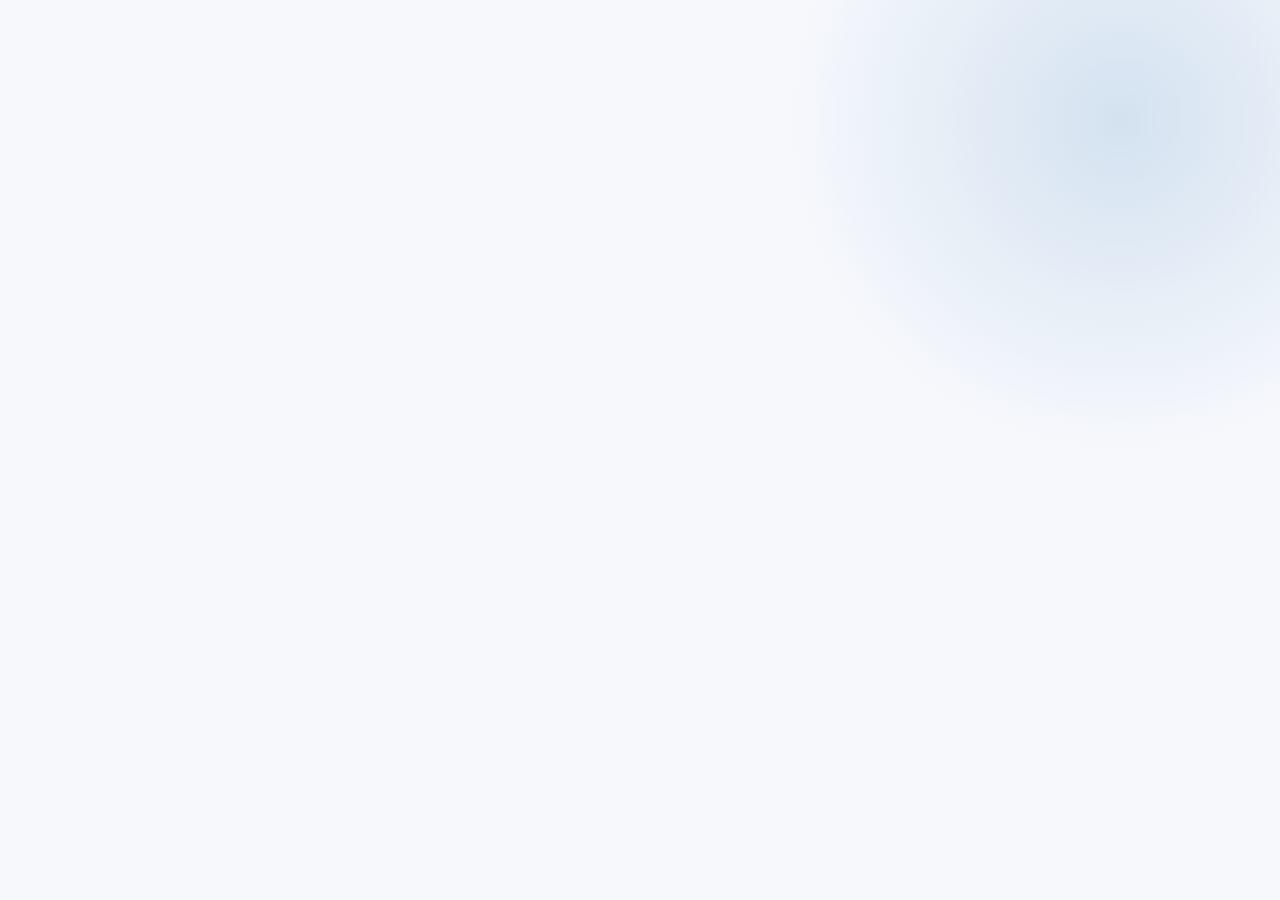
<file: index.html>
<!DOCTYPE html>
<html lang="zh-CN">
<head>
<meta charset="utf-8">
<meta name="viewport" content="width=device-width, initial-scale=1">
<title>heptagon · 站点索引</title>
<meta name="theme-color" content="#002060">
<link rel="stylesheet" href="alphafold/assets/css/site.css">
<style>
  .hub{min-height:100vh;display:flex;align-items:center;justify-content:center;padding:40px 22px;position:relative;overflow:hidden}
  .hub .glow{position:absolute;width:760px;height:760px;border-radius:50%;right:-220px;top:-260px;
    background:radial-gradient(circle at center,rgba(31,111,178,.16),rgba(31,111,178,0) 62%);pointer-events:none}
  .panel{max-width:920px;width:100%;position:relative}
  .panel .kicker{font-size:12px;letter-spacing:3px;color:var(--blue);font-weight:800}
  .panel h1{font-size:46px;line-height:1.14;margin:14px 0 10px;letter-spacing:-.5px}
  .panel p.lead{color:var(--muted);font-size:16px;max-width:640px}
  .entry{
    display:flex;align-items:center;justify-content:space-between;gap:18px;margin-top:34px;
    background:#fff;border:1px solid var(--line);border-radius:20px;padding:26px 28px;text-decoration:none;
    color:inherit;transition:.2s;box-shadow:0 10px 30px rgba(0,32,96,.06);
  }
  .entry:hover{transform:translateY(-3px);box-shadow:var(--shadow);border-color:#c6d7ea;text-decoration:none}
  .entry .t{font-size:13px;color:var(--blue);font-family:var(--mono)}
  .entry h2{font-size:23px;margin:6px 0 6px}
  .entry p{margin:0;color:var(--muted);font-size:13.5px}
  .entry .arrow{font-size:26px;color:var(--blue);transition:.2s}
  .entry:hover .arrow{transform:translateX(6px)}
  .meta{display:flex;gap:22px;flex-wrap:wrap;margin-top:22px;font-size:12.5px;color:var(--muted)}
  .meta a{color:var(--blue)}
  @media (max-width:720px){.panel h1{font-size:32px}.entry{flex-direction:column;align-items:flex-start}}
</style>
</head>
<body>
<div class="hub">
  <div class="glow"></div>
  <div class="panel">
    <div class="kicker">HEPTAGON · SITE INDEX</div>
    <h1>heptagon</h1>
    <p class="lead">这里存放几个静态站点。当前主要项目是基于课程报告改编的交互式专题《AI 与蛋白质结构——AlphaFold 和 RoseTTAFold》。</p>

    <a class="entry" href="alphafold/">
      <div>
        <div class="t">/alphafold/</div>
        <h2>AI 与蛋白质结构 · 交互式专题</h2>
        <p>四章内容 + pLDDT 判读器、三轨交互图、RFdiffusion 去噪演示、ESM 规模滑块、文献检索与自测。</p>
      </div>
      <div class="arrow">→</div>
    </a>

    <div class="meta">
      <span><a href="https://github.com/FYC090118/heptagon.github.io" target="_blank" rel="noopener">GitHub 仓库</a></span>
      <span>静态页面 · 无需后端</span>
      <span>最后更新：2026-11</span>
    </div>
  </div>
</div>
</body>
</html>
</file>
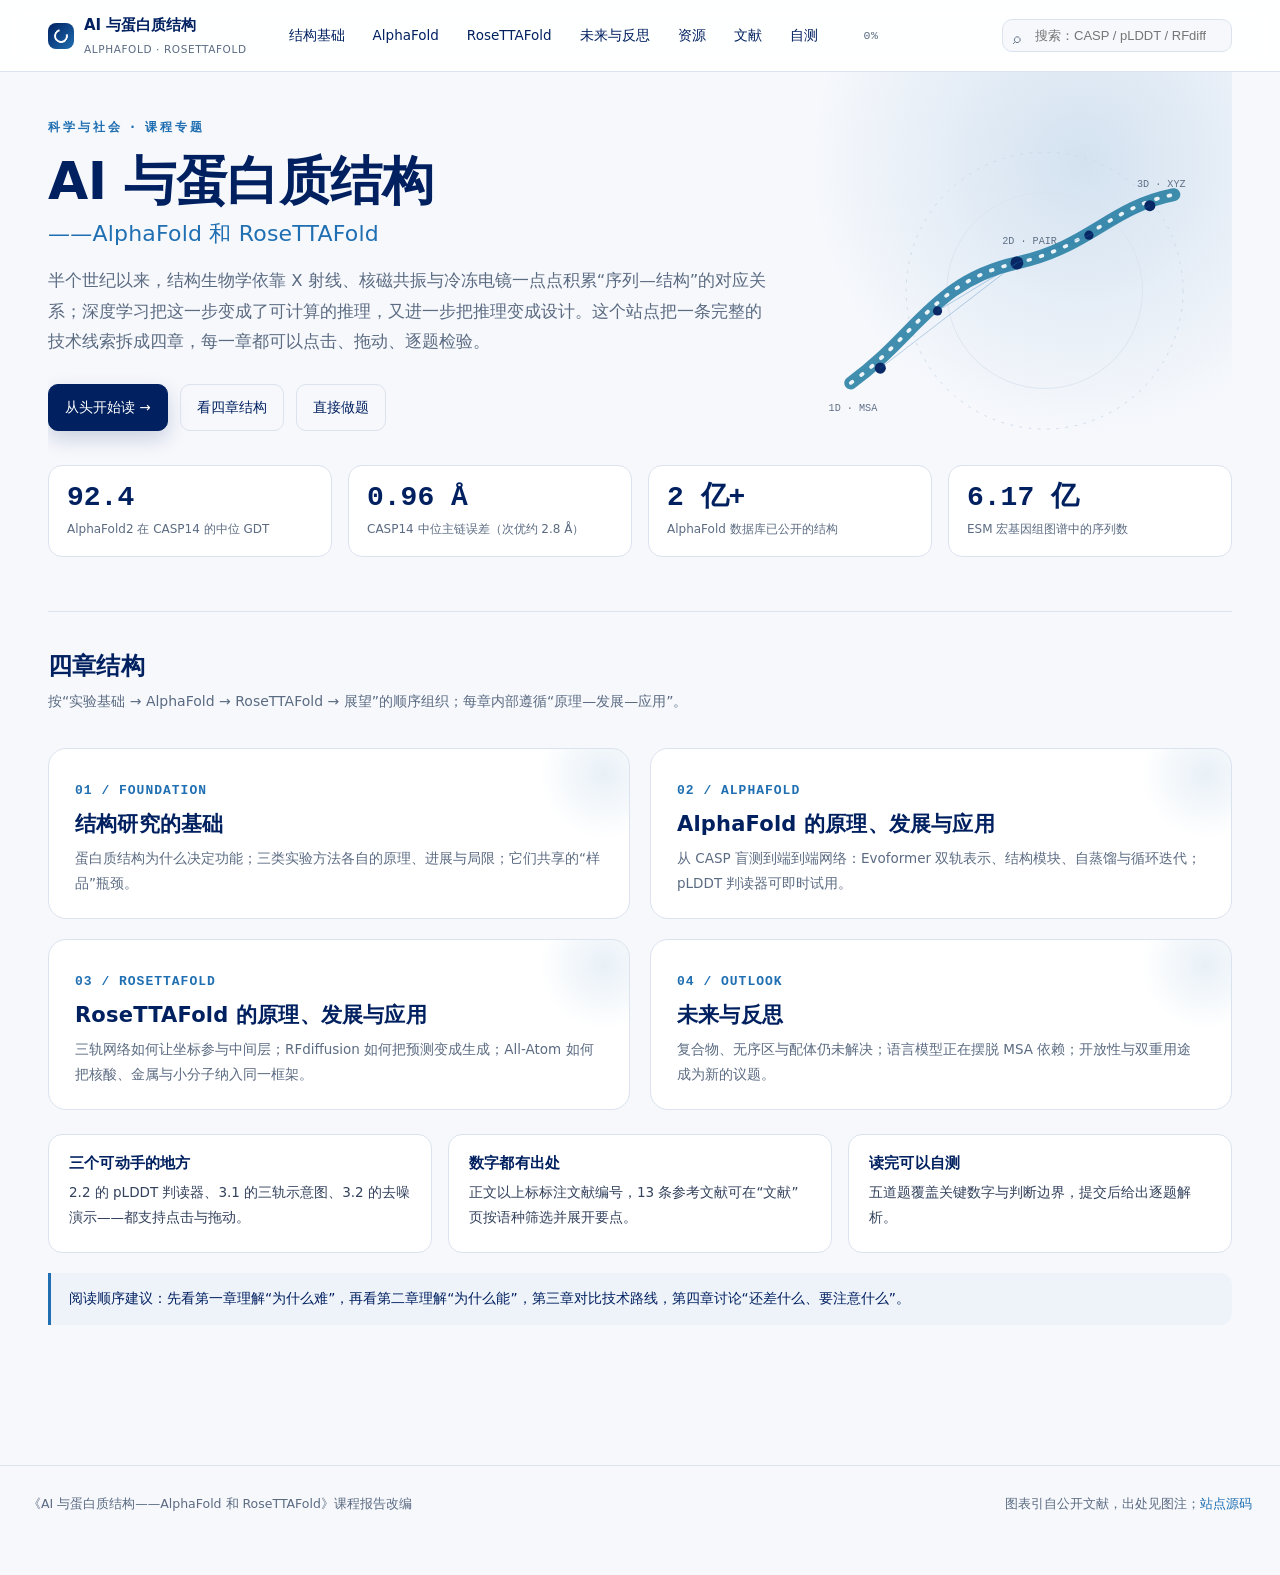
<file: alphafold/index.html>
<!DOCTYPE html>
<html lang="zh-CN">
<head>
<meta charset="utf-8">
<meta name="viewport" content="width=device-width, initial-scale=1">
<title>AI 与蛋白质结构 · AlphaFold 与 RoseTTAFold</title>
<meta name="description" content="从实验解析到深度学习预测、再到蛋白质设计的交互式专题：AlphaFold 与 RoseTTAFold 的原理、发展与应用。">
<link rel="icon" href="data:image/svg+xml,<svg xmlns='http://www.w3.org/2000/svg' viewBox='0 0 64 64'><rect width='64' height='64' rx='14' fill='%23002060'/><circle cx='32' cy='32' r='15' fill='none' stroke='%23fff' stroke-width='4' stroke-dasharray='70 30'/></svg>">
<meta name="theme-color" content="#002060">
<meta property="og:title" content="AI 与蛋白质结构 · AlphaFold 与 RoseTTAFold">
<meta property="og:description" content="从实验解析到深度学习预测、再到蛋白质设计的交互式专题。">
<meta property="og:type" content="website">
<link rel="stylesheet" href="assets/css/site.css">
</head>
<body>
<div id="progress"></div>
<header class="top">
  <div class="bar">
    <a class="logo" href="index.html"><i></i><span>AI 与蛋白质结构<small>ALPHAFOLD · ROSETTAFOLD</small></span></a>
    <nav class="main">
      <a href="ch1.html">结构基础</a>
      <a href="ch2.html">AlphaFold</a>
      <a href="ch3.html">RoseTTAFold</a>
      <a href="ch4.html">未来与反思</a>
      <a href="resources.html">资源</a>
      <a href="references.html">文献</a>
      <a href="quiz.html">自测</a>
    </nav>
    <button id="menuBtn" aria-label="展开目录" aria-expanded="false">☰</button>
    <span class="pct" id="pct">0%</span>
    <div class="searchwrap">
      <input id="q" type="search" placeholder="搜索：CASP / pLDDT / RFdiffusion" aria-label="站内搜索">
      <div id="hits"></div>
    </div>
  </div>
</header>

<main>
  <section class="hero">
    <div class="glow"></div>

  <svg class="hero-art" viewBox="0 0 520 420" fill="none" xmlns="http://www.w3.org/2000/svg" aria-hidden="true">
    <defs>
      <linearGradient id="rib" x1="0" y1="0" x2="1" y2="1">
        <stop offset="0" stop-color="#1f6fb2"/><stop offset="1" stop-color="#117f86"/>
      </linearGradient>
      <linearGradient id="fade" x1="0" y1="0" x2="1" y2="0">
        <stop offset="0" stop-color="#002060" stop-opacity=".16"/>
        <stop offset="1" stop-color="#002060" stop-opacity="0"/>
      </linearGradient>
      <filter id="soft"><feGaussianBlur stdDeviation="7"/></filter>
    </defs>
    <circle cx="330" cy="200" r="150" stroke="#c9d8ea" stroke-dasharray="3 7"/>
    <circle cx="330" cy="200" r="106" stroke="#dbe3ee"/>
    <path d="M120 300 C190 250 210 190 300 170 C380 152 400 110 470 96"
          stroke="url(#rib)" stroke-width="14" stroke-linecap="round" opacity=".85"/>
    <path d="M120 300 C190 250 210 190 300 170 C380 152 400 110 470 96"
          stroke="#fff" stroke-width="4" stroke-dasharray="2 12" stroke-linecap="round" opacity=".9"/>
    <g class="nodes" fill="#002060">
      <circle cx="152" cy="284" r="6"/><circle cx="214" cy="222" r="5"/>
      <circle cx="300" cy="170" r="7"/><circle cx="378" cy="140" r="5"/>
      <circle cx="444" cy="108" r="6"/>
    </g>
    <g stroke="#1f6fb2" stroke-opacity=".35">
      <path d="M152 284 L300 170"/><path d="M214 222 L300 170"/>
      <path d="M378 140 L300 170"/><path d="M444 108 L378 140"/>
    </g>
    <g font-family="Cascadia Mono, monospace" font-size="11" fill="#5b6b82">
      <text x="96" y="330">1D · MSA</text>
      <text x="284" y="150">2D · PAIR</text>
      <text x="430" y="88">3D · XYZ</text>
    </g>
  </svg>

    <div class="kicker">科学与社会 · 课程专题</div>
    <h1>AI 与蛋白质结构</h1>
    <h2>——AlphaFold 和 RoseTTAFold</h2>
    <p class="lead">半个世纪以来，结构生物学依靠 X 射线、核磁共振与冷冻电镜一点点积累“序列—结构”的对应关系；深度学习把这一步变成了可计算的推理，又进一步把推理变成设计。这个站点把一条完整的技术线索拆成四章，每一章都可以点击、拖动、逐题检验。</p>
    <div class="cta">
      <a class="btn primary" href="ch1.html">从头开始读 →</a>
      <a class="btn ghost" href="#chapters">看四章结构</a>
      <a class="btn ghost" href="quiz.html">直接做题</a>
    </div>
    <div class="facts">
      <div class="fact reveal"><b>92.4</b><span>AlphaFold2 在 CASP14 的中位 GDT</span></div>
      <div class="fact reveal"><b>0.96 Å</b><span>CASP14 中位主链误差（次优约 2.8 Å）</span></div>
      <div class="fact reveal"><b>2 亿+</b><span>AlphaFold 数据库已公开的结构</span></div>
      <div class="fact reveal"><b>6.17 亿</b><span>ESM 宏基因组图谱中的序列数</span></div>
    </div>
  </section>

  <section id="chapters" style="padding:38px 0 10px">
    <h2 style="font-size:24px">四章结构</h2>
    <p style="color:var(--muted);font-size:14px;margin-top:6px">按“实验基础 → AlphaFold → RoseTTAFold → 展望”的顺序组织；每章内部遵循“原理—发展—应用”。</p>
    <div class="cards">
      <a class="card-link reveal" href="ch1.html">
        <span class="n">01 / FOUNDATION</span>
        <h3>结构研究的基础</h3>
        <p>蛋白质结构为什么决定功能；三类实验方法各自的原理、进展与局限；它们共享的“样品”瓶颈。</p>
        <span class="go">阅读本章 →</span>
      </a>
      <a class="card-link reveal" href="ch2.html">
        <span class="n">02 / ALPHAFOLD</span>
        <h3>AlphaFold 的原理、发展与应用</h3>
        <p>从 CASP 盲测到端到端网络：Evoformer 双轨表示、结构模块、自蒸馏与循环迭代；pLDDT 判读器可即时试用。</p>
        <span class="go">阅读本章 →</span>
      </a>
      <a class="card-link reveal" href="ch3.html">
        <span class="n">03 / ROSETTAFOLD</span>
        <h3>RoseTTAFold 的原理、发展与应用</h3>
        <p>三轨网络如何让坐标参与中间层；RFdiffusion 如何把预测变成生成；All-Atom 如何把核酸、金属与小分子纳入同一框架。</p>
        <span class="go">阅读本章 →</span>
      </a>
      <a class="card-link reveal" href="ch4.html">
        <span class="n">04 / OUTLOOK</span>
        <h3>未来与反思</h3>
        <p>复合物、无序区与配体仍未解决；语言模型正在摆脱 MSA 依赖；开放性与双重用途成为新的议题。</p>
        <span class="go">阅读本章 →</span>
      </a>
    </div>
  </section>

  <section style="padding:14px 0 30px">
    <div class="grid3">
      <div class="card reveal">
        <h4>三个可动手的地方</h4>
        <p>2.2 的 pLDDT 判读器、3.1 的三轨示意图、3.2 的去噪演示——都支持点击与拖动。</p>
      </div>
      <div class="card reveal">
        <h4>数字都有出处</h4>
        <p>正文以上标标注文献编号，13 条参考文献可在“文献”页按语种筛选并展开要点。</p>
      </div>
      <div class="card reveal">
        <h4>读完可以自测</h4>
        <p>五道题覆盖关键数字与判断边界，提交后给出逐题解析。</p>
      </div>
    </div>
    <div class="note reveal">
      阅读顺序建议：先看第一章理解“为什么难”，再看第二章理解“为什么能”，第三章对比技术路线，第四章讨论“还差什么、要注意什么”。
    </div>
  </section>
</main>

<footer class="site">
  <div class="in">
    <span>《AI 与蛋白质结构——AlphaFold 和 RoseTTAFold》课程报告改编</span>
    <span>图表引自公开文献，出处见图注；<a href="https://github.com/FYC090118/heptagonalpha.github.io" target="_blank" rel="noopener">站点源码</a></span>
  </div>
</footer>
<script src="assets/js/core.js"></script>
<script src="assets/js/widgets.js"></script>
<button id="fab" aria-label="回到顶部">↑</button>
</body>
</html>
</file>
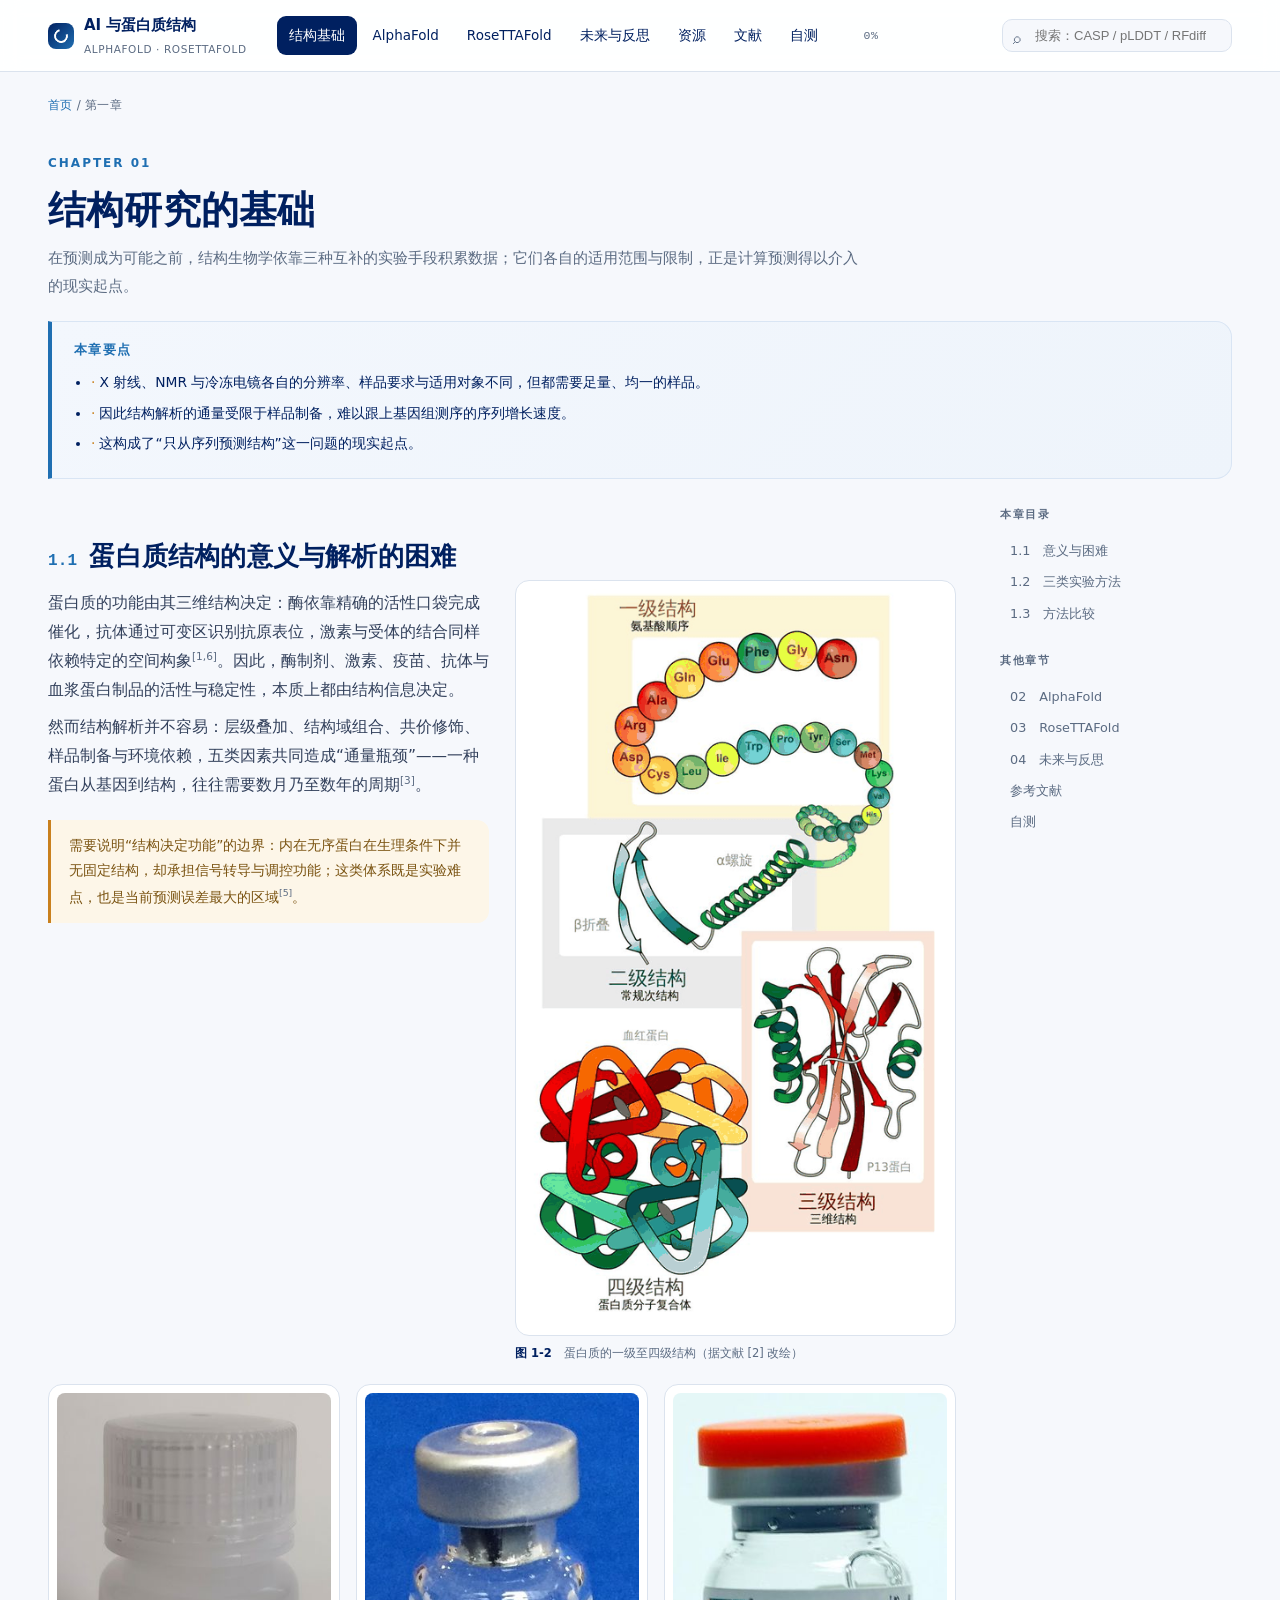
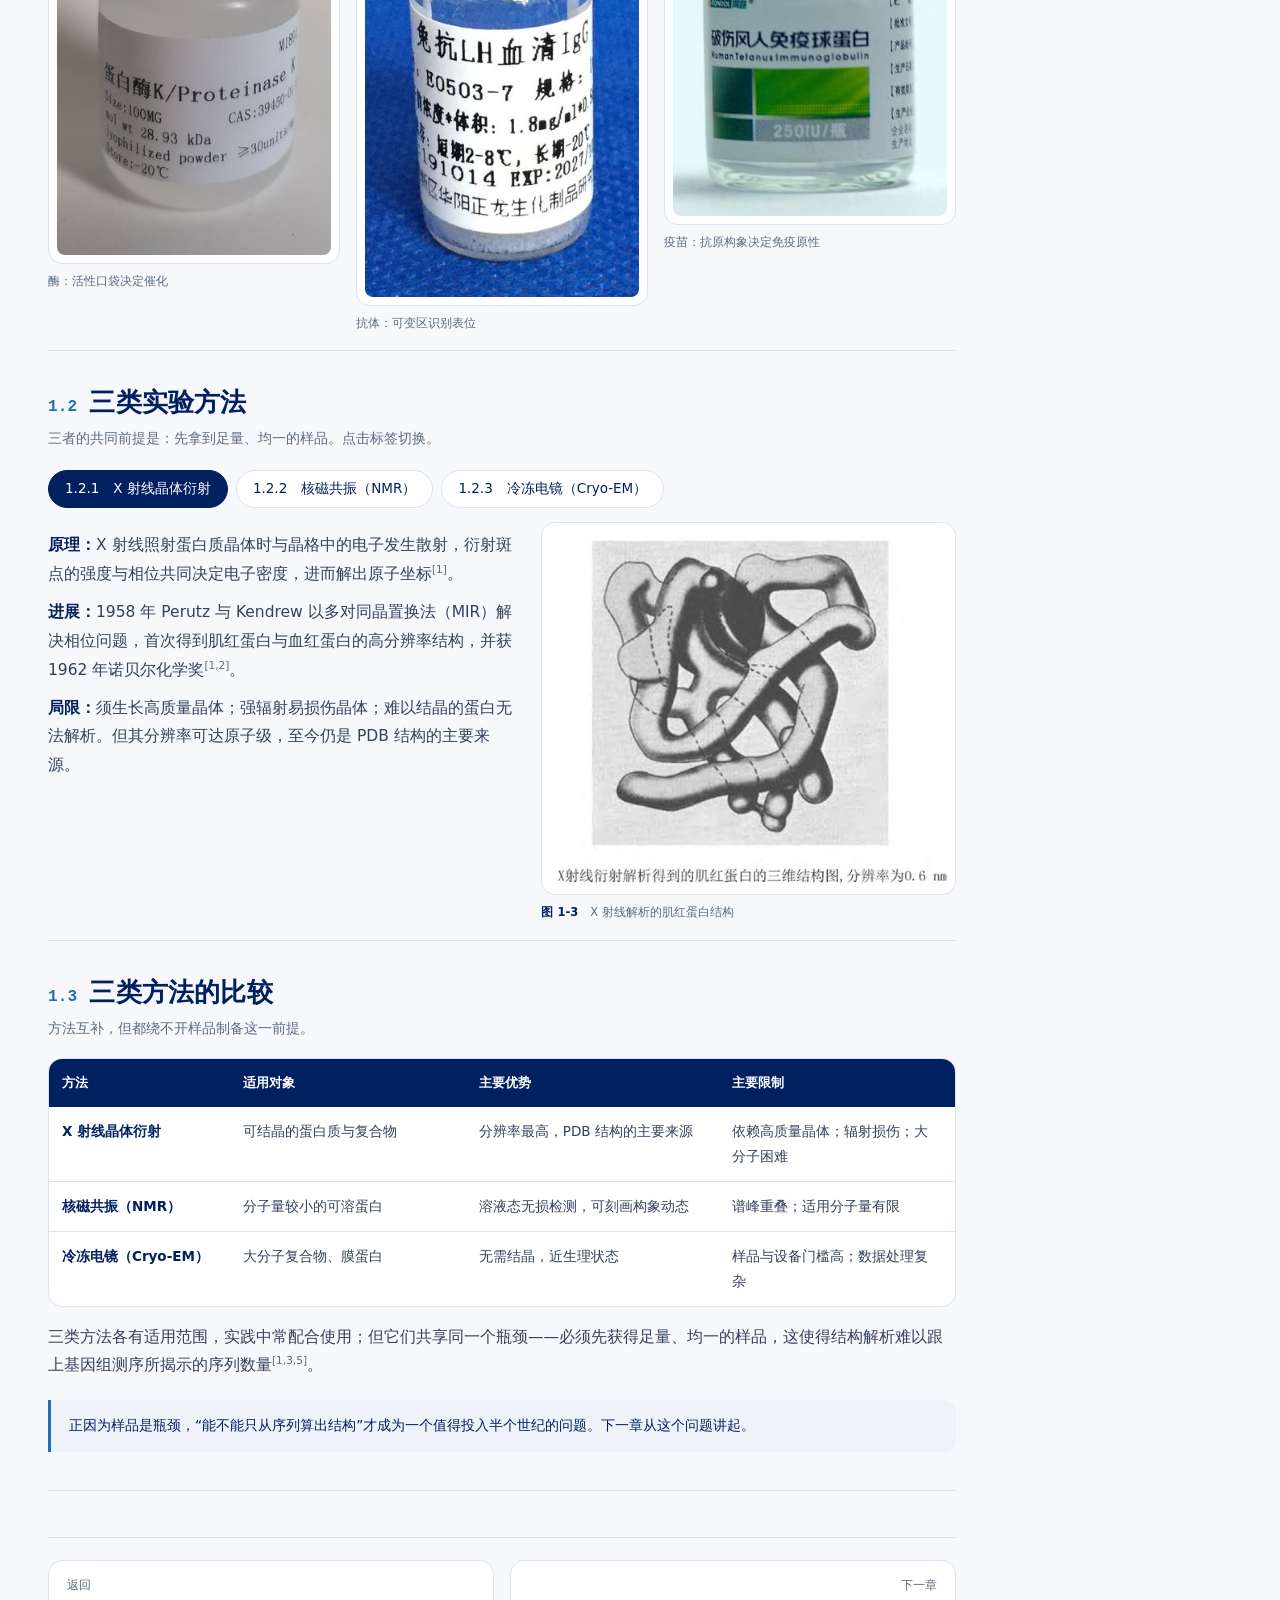
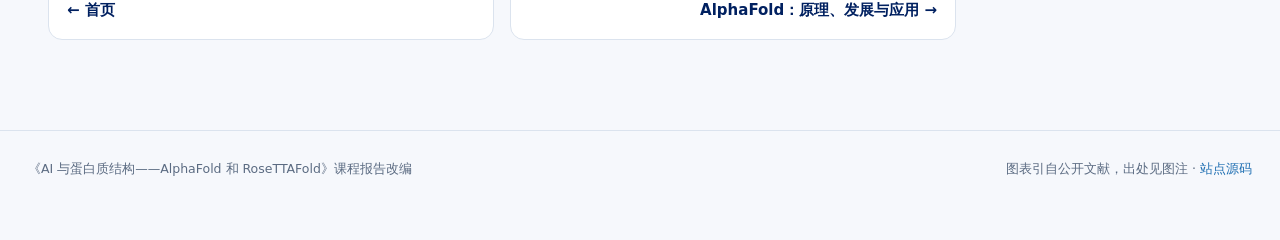
<file: ch1.html>
<!DOCTYPE html>
<html lang="zh-CN">
<head>
<meta charset="utf-8">
<meta name="viewport" content="width=device-width, initial-scale=1">
<title>01 结构研究的基础 · AI 与蛋白质结构</title>
<meta name="theme-color" content="#002060">
<meta property="og:title" content="AI 与蛋白质结构 · AlphaFold 与 RoseTTAFold">
<meta property="og:description" content="从实验解析到深度学习预测、再到蛋白质设计的交互式专题。">
<meta property="og:type" content="website">
<link rel="stylesheet" href="assets/css/site.css">
</head>
<body>
<div id="progress"></div>
<header class="top">
  <div class="bar">
    <a class="logo" href="index.html"><i></i><span>AI 与蛋白质结构<small>ALPHAFOLD · ROSETTAFOLD</small></span></a>
    <nav class="main">
      <a href="ch1.html">结构基础</a>
      <a href="ch2.html">AlphaFold</a>
      <a href="ch3.html">RoseTTAFold</a>
      <a href="ch4.html">未来与反思</a>
      <a href="resources.html">资源</a>
      <a href="references.html">文献</a>
      <a href="quiz.html">自测</a>
    </nav>
    <button id="menuBtn" aria-label="展开目录" aria-expanded="false">☰</button>
    <span class="pct" id="pct">0%</span>
    <div class="searchwrap">
      <input id="q" type="search" placeholder="搜索：CASP / pLDDT / RFdiffusion" aria-label="站内搜索">
      <div id="hits"></div>
    </div>
  </div>
</header>

<main>
  <div class="crumb"><a href="index.html">首页</a> / 第一章</div>
  <div class="page-head">
    <div class="kicker">CHAPTER 01</div>
    <h1>结构研究的基础</h1>
    <p>在预测成为可能之前，结构生物学依靠三种互补的实验手段积累数据；它们各自的适用范围与限制，正是计算预测得以介入的现实起点。</p>
  </div>

  <div class="takeaway reveal">
    <b>本章要点</b>
    <ul><li>X 射线、NMR 与冷冻电镜各自的分辨率、样品要求与适用对象不同，但都需要足量、均一的样品。</li><li>因此结构解析的通量受限于样品制备，难以跟上基因组测序的序列增长速度。</li><li>这构成了“只从序列预测结构”这一问题的现实起点。</li></ul>
  </div>

  <div class="layout">
    <article>
      <section class="sec" id="s11">
        <h2><span class="num">1.1</span>蛋白质结构的意义与解析的困难</h2>
        <div class="grid2">
          <div class="reveal">
            <p>蛋白质的功能由其三维结构决定：酶依靠精确的活性口袋完成催化，抗体通过可变区识别抗原表位，激素与受体的结合同样依赖特定的空间构象<sup class="cite">[1,6]</sup>。因此，酶制剂、激素、疫苗、抗体与血浆蛋白制品的活性与稳定性，本质上都由结构信息决定。</p>
            <p>然而结构解析并不容易：层级叠加、结构域组合、共价修饰、样品制备与环境依赖，五类因素共同造成“通量瓶颈”——一种蛋白从基因到结构，往往需要数月乃至数年的周期<sup class="cite">[3]</sup>。</p>
            <div class="note warn">需要说明“结构决定功能”的边界：内在无序蛋白在生理条件下并无固定结构，却承担信号转导与调控功能；这类体系既是实验难点，也是当前预测误差最大的区域<sup class="cite">[5]</sup>。</div>
          </div>
          <figure class="reveal">
            <div class="frame"><img src="assets/img/a_levels.png" alt="蛋白质的一级至四级结构"></div>
            <figcaption><b>图 1-2</b>　蛋白质的一级至四级结构（据文献 [2] 改绘）</figcaption>
          </figure>
        </div>
        <div class="grid3" style="margin-top:22px">
          <figure class="reveal"><div class="frame"><img src="assets/img/a_enzyme.jpg" alt="酶"></div><figcaption>酶：活性口袋决定催化</figcaption></figure>
          <figure class="reveal"><div class="frame"><img src="assets/img/a_antibody.jpg" alt="抗体"></div><figcaption>抗体：可变区识别表位</figcaption></figure>
          <figure class="reveal"><div class="frame"><img src="assets/img/a_vaccine.jpg" alt="疫苗"></div><figcaption>疫苗：抗原构象决定免疫原性</figcaption></figure>
        </div>
      </section>

      <section class="sec" id="s12">
        <h2><span class="num">1.2</span>三类实验方法</h2>
        <div class="sub">三者的共同前提是：先拿到足量、均一的样品。点击标签切换。</div>
        <div class="tabs" data-tabs="#m1,#m2,#m3">
          <button class="tab on">1.2.1　X 射线晶体衍射</button>
          <button class="tab">1.2.2　核磁共振（NMR）</button>
          <button class="tab">1.2.3　冷冻电镜（Cryo-EM）</button>
        </div>
        <div class="panel on reveal" id="m1">
          <div class="grid2 narrow">
            <div>
              <p><span class="key">原理：</span>X 射线照射蛋白质晶体时与晶格中的电子发生散射，衍射斑点的强度与相位共同决定电子密度，进而解出原子坐标<sup class="cite">[1]</sup>。</p>
              <p><span class="key">进展：</span>1958 年 Perutz 与 Kendrew 以多对同晶置换法（MIR）解决相位问题，首次得到肌红蛋白与血红蛋白的高分辨率结构，并获 1962 年诺贝尔化学奖<sup class="cite">[1,2]</sup>。</p>
              <p><span class="key">局限：</span>须生长高质量晶体；强辐射易损伤晶体；难以结晶的蛋白无法解析。但其分辨率可达原子级，至今仍是 PDB 结构的主要来源。</p>
            </div>
            <figure><div class="frame"><img src="assets/img/a_xray_struct.png" alt="X 射线解析的肌红蛋白结构"></div><figcaption><b>图 1-3</b>　X 射线解析的肌红蛋白结构</figcaption></figure>
          </div>
        </div>
        <div class="panel reveal" id="m2">
          <div class="grid2 narrow">
            <div>
              <p><span class="key">原理：</span>强磁场中的原子核（¹H、¹³C、¹⁵N）在射频激发下发生能级跃迁，共振频率随化学环境而变；由化学位移、标量耦合与 NOE 可推得距离与二面角约束<sup class="cite">[1]</sup>。</p>
              <p><span class="key">进展：</span>Wüthrich 于 1977 年将二维 NMR 用于生物大分子，1985 年报道首个 NMR 蛋白质结构，获 2002 年诺贝尔化学奖。</p>
              <p><span class="key">优点与局限：</span>溶液态、可刻画构象动态；但适用分子量有限，谱峰重叠严重。它给出的不是单一构象，而是构象系综——这正是多数预测模型难以表达的。</p>
            </div>
            <figure><div class="frame"><img src="assets/img/a_nmr_spec.png" alt="NMR 测定的结构"></div><figcaption><b>图 1-5</b>　NMR 测定的锌指结构</figcaption></figure>
          </div>
        </div>
        <div class="panel reveal" id="m3">
          <div class="grid2 narrow">
            <div>
              <p><span class="key">原理：</span>样品毫秒级速冻包埋于玻璃态冰中保持近天然构象，低剂量电子成像后对大量颗粒投影做三维重构<sup class="cite">[1]</sup>。</p>
              <p><span class="key">进展：</span>1968 年重建噬菌体尾部结构，1975 年解析视紫红质蛋白，2017 年获诺贝尔化学奖；2019 年 52 kDa 链霉亲和素达 0.32 nm。</p>
              <p><span class="key">局限：</span>样品与设备门槛高、数据量巨大；小分子量与低均一性样品仍困难。电镜密度图的低分辨率区域，恰可由预测模型填补。</p>
            </div>
            <figure><div class="frame"><img src="assets/img/a_cryoem.jpg" alt="冷冻电镜结构"></div><figcaption><b>图 1-7</b>　冷冻电镜密度图与结构</figcaption></figure>
          </div>
        </div>
      </section>

      <section class="sec" id="s13">
        <h2><span class="num">1.3</span>三类方法的比较</h2>
        <div class="sub">方法互补，但都绕不开样品制备这一前提。</div>
        <div class="tablewrap reveal">
          <table class="cmp">
            <thead><tr><th style="width:20%">方法</th><th style="width:26%">适用对象</th><th style="width:28%">主要优势</th><th>主要限制</th></tr></thead>
            <tbody>
              <tr><td>X 射线晶体衍射</td><td>可结晶的蛋白质与复合物</td><td>分辨率最高，PDB 结构的主要来源</td><td>依赖高质量晶体；辐射损伤；大分子困难</td></tr>
              <tr><td>核磁共振（NMR）</td><td>分子量较小的可溶蛋白</td><td>溶液态无损检测，可刻画构象动态</td><td>谱峰重叠；适用分子量有限</td></tr>
              <tr><td>冷冻电镜（Cryo-EM）</td><td>大分子复合物、膜蛋白</td><td>无需结晶，近生理状态</td><td>样品与设备门槛高；数据处理复杂</td></tr>
            </tbody>
          </table>
        </div>
        <p style="margin-top:16px">三类方法各有适用范围，实践中常配合使用；但它们共享同一个瓶颈——必须先获得足量、均一的样品，这使得结构解析难以跟上基因组测序所揭示的序列数量<sup class="cite">[1,3,5]</sup>。</p>
        <div class="note reveal">正因为样品是瓶颈，“能不能只从序列算出结构”才成为一个值得投入半个世纪的问题。下一章从这个问题讲起。</div>
      </section>

      <div class="pager">
        <a href="index.html"><small>返回</small><b>← 首页</b></a>
        <a class="next" href="ch2.html"><small>下一章</small><b>AlphaFold：原理、发展与应用 →</b></a>
      </div>
    </article>

    <aside class="rail">
      <h5>本章目录</h5>
      <a href="#s11">1.1　意义与困难</a>
      <a href="#s12">1.2　三类实验方法</a>
      <a href="#s13">1.3　方法比较</a>
      <h5 style="margin-top:22px">其他章节</h5>
      <a href="ch2.html">02　AlphaFold</a>
      <a href="ch3.html">03　RoseTTAFold</a>
      <a href="ch4.html">04　未来与反思</a>
      <a href="references.html">参考文献</a>
      <a href="quiz.html">自测</a>
    </aside>
  </div>
</main>

<footer class="site">
  <div class="in">
    <span>《AI 与蛋白质结构——AlphaFold 和 RoseTTAFold》课程报告改编</span>
    <span>图表引自公开文献，出处见图注 · <a href="https://github.com/FYC090118/heptagonalpha.github.io" target="_blank" rel="noopener">站点源码</a></span>
  </div>
</footer>
<script src="assets/js/core.js"></script>
<script src="assets/js/widgets.js"></script>
<button id="fab" aria-label="回到顶部">↑</button>
</body>
</html>
</file>
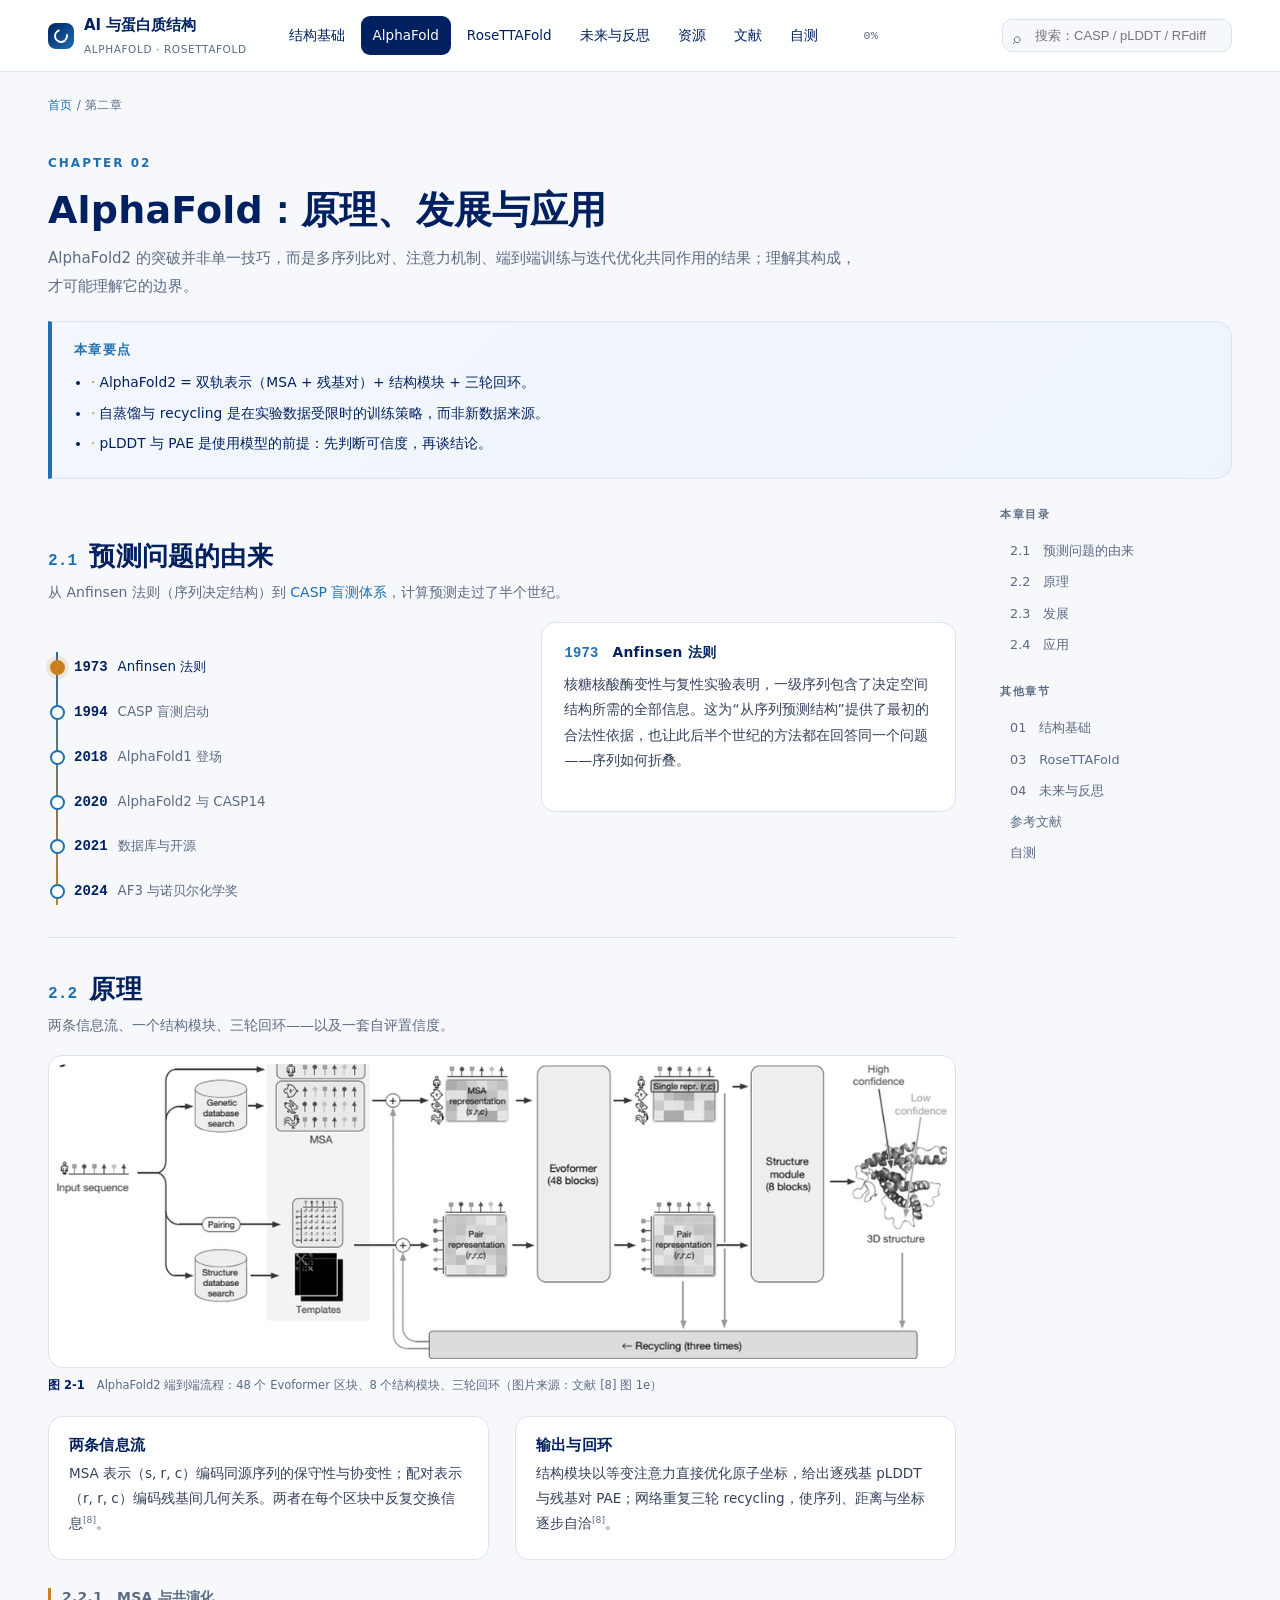
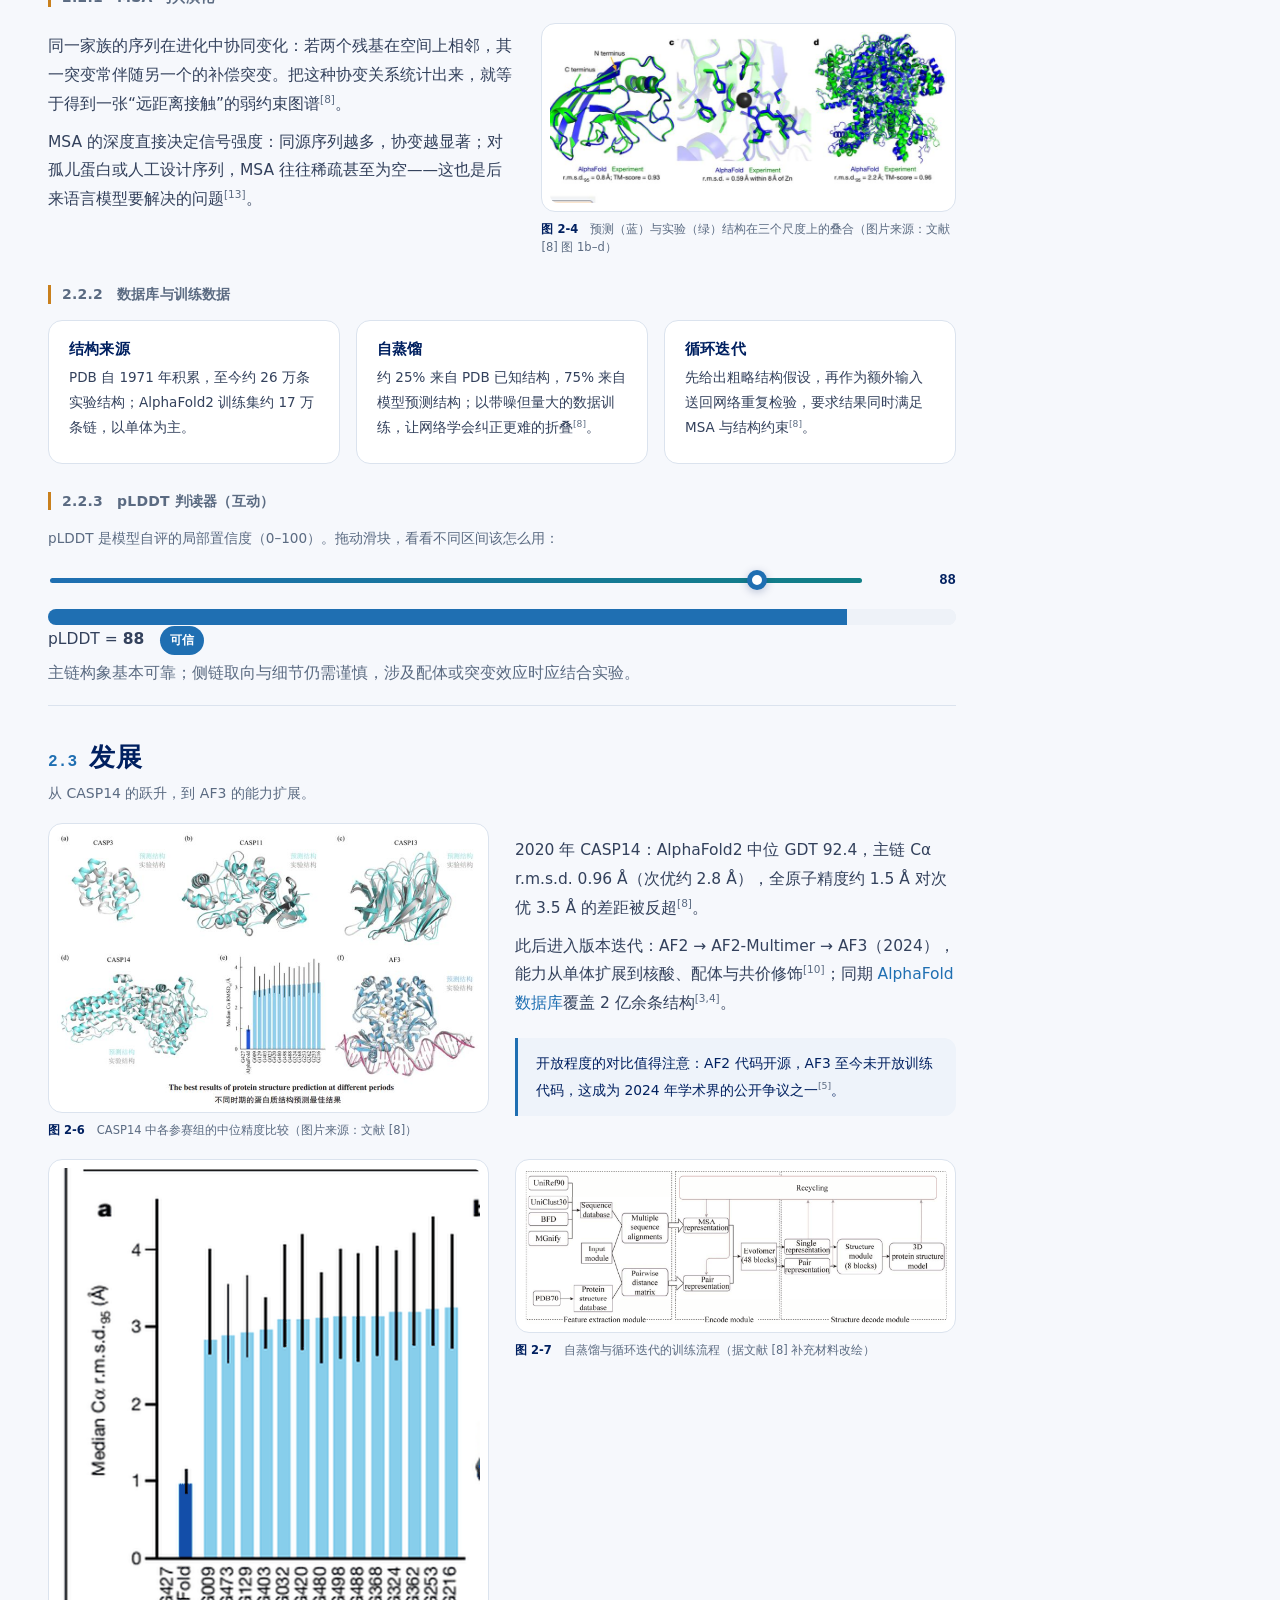
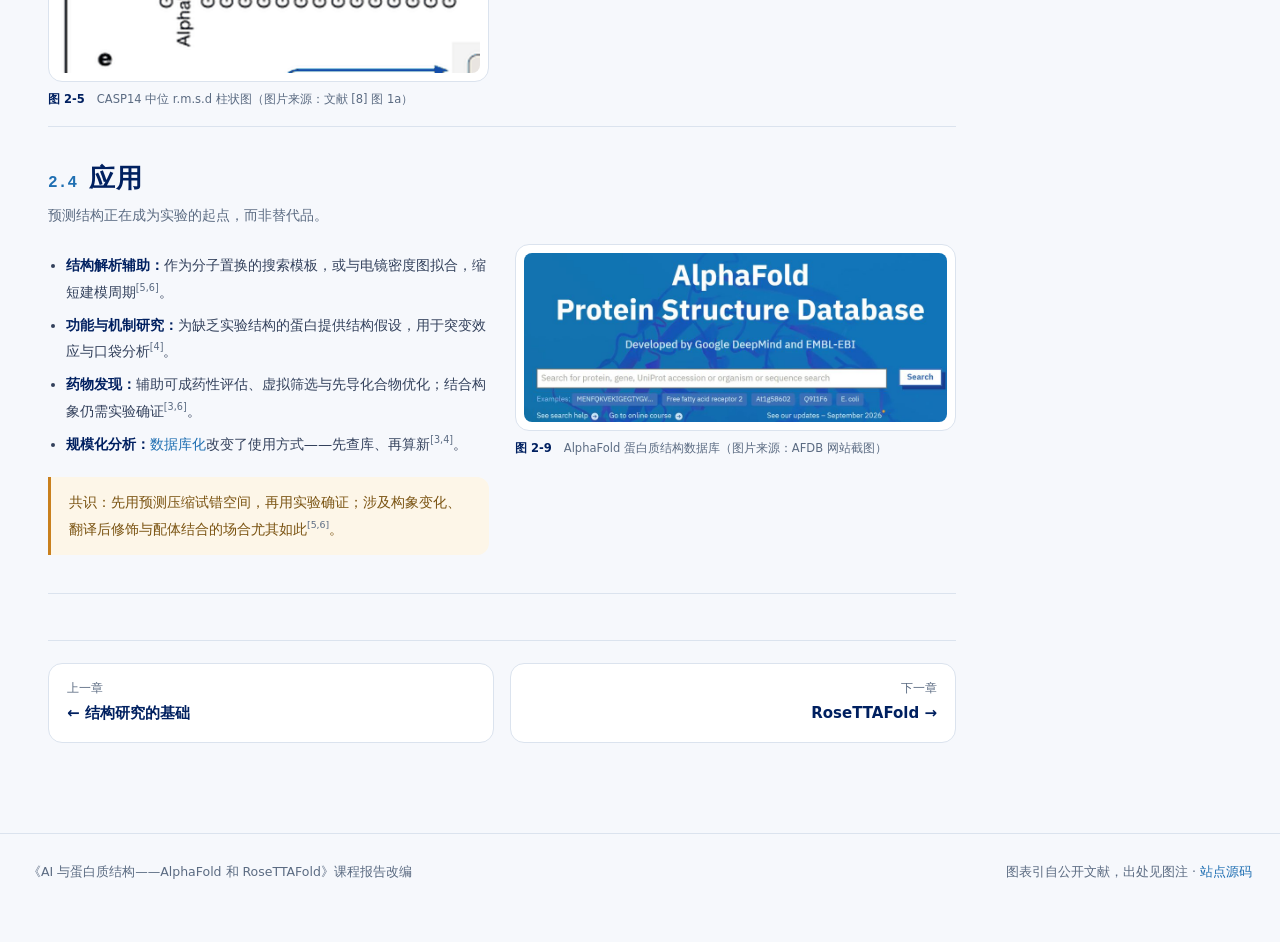
<file: ch2.html>
<!DOCTYPE html>
<html lang="zh-CN">
<head>
<meta charset="utf-8">
<meta name="viewport" content="width=device-width, initial-scale=1">
<title>02 AlphaFold · AI 与蛋白质结构</title>
<meta name="theme-color" content="#002060">
<meta property="og:title" content="AI 与蛋白质结构 · AlphaFold 与 RoseTTAFold">
<meta property="og:description" content="从实验解析到深度学习预测、再到蛋白质设计的交互式专题。">
<meta property="og:type" content="website">
<link rel="stylesheet" href="assets/css/site.css">
</head>
<body>
<div id="progress"></div>
<header class="top">
  <div class="bar">
    <a class="logo" href="index.html"><i></i><span>AI 与蛋白质结构<small>ALPHAFOLD · ROSETTAFOLD</small></span></a>
    <nav class="main">
      <a href="ch1.html">结构基础</a>
      <a href="ch2.html">AlphaFold</a>
      <a href="ch3.html">RoseTTAFold</a>
      <a href="ch4.html">未来与反思</a>
      <a href="resources.html">资源</a>
      <a href="references.html">文献</a>
      <a href="quiz.html">自测</a>
    </nav>
    <button id="menuBtn" aria-label="展开目录" aria-expanded="false">☰</button>
    <span class="pct" id="pct">0%</span>
    <div class="searchwrap">
      <input id="q" type="search" placeholder="搜索：CASP / pLDDT / RFdiffusion" aria-label="站内搜索">
      <div id="hits"></div>
    </div>
  </div>
</header>

<main>
  <div class="crumb"><a href="index.html">首页</a> / 第二章</div>
  <div class="page-head">
    <div class="kicker">CHAPTER 02</div>
    <h1>AlphaFold：原理、发展与应用</h1>
    <p>AlphaFold2 的突破并非单一技巧，而是多序列比对、注意力机制、端到端训练与迭代优化共同作用的结果；理解其构成，才可能理解它的边界。</p>
  </div>

  <div class="takeaway reveal">
    <b>本章要点</b>
    <ul><li>AlphaFold2 = 双轨表示（MSA + 残基对）+ 结构模块 + 三轮回环。</li><li>自蒸馏与 recycling 是在实验数据受限时的训练策略，而非新数据来源。</li><li>pLDDT 与 PAE 是使用模型的前提：先判断可信度，再谈结论。</li></ul>
  </div>

  <div class="layout">
    <article>
      <section class="sec" id="s21">
        <h2><span class="num">2.1</span>预测问题的由来</h2>
        <div class="sub">从 Anfinsen 法则（序列决定结构）到 <a href="https://predictioncenter.org/" target="_blank" rel="noopener">CASP 盲测体系</a>，计算预测走过了半个世纪。</div>
        <div class="grid2 narrow">
          <div class="timeline reveal" id="timeline"></div>
          <div class="tl-body reveal" id="tlBody"></div>
        </div>
      </section>

      <section class="sec" id="s22">
        <h2><span class="num">2.2</span>原理</h2>
        <div class="sub">两条信息流、一个结构模块、三轮回环——以及一套自评置信度。</div>
        <figure class="reveal">
          <div class="frame"><img src="assets/img/af2_arch.png" alt="AlphaFold2 端到端流程"></div>
          <figcaption><b>图 2-1</b>　AlphaFold2 端到端流程：48 个 Evoformer 区块、8 个结构模块、三轮回环（图片来源：文献 [8] 图 1e）</figcaption>
        </figure>
        <div class="grid2" style="margin-top:22px">
          <div class="card reveal">
            <h4>两条信息流</h4>
            <p>MSA 表示（s, r, c）编码同源序列的保守性与协变性；配对表示（r, r, c）编码残基间几何关系。两者在每个区块中反复交换信息<sup class="cite">[8]</sup>。</p>
          </div>
          <div class="card reveal">
            <h4>输出与回环</h4>
            <p>结构模块以等变注意力直接优化原子坐标，给出逐残基 pLDDT 与残基对 PAE；网络重复三轮 recycling，使序列、距离与坐标逐步自洽<sup class="cite">[8]</sup>。</p>
          </div>
        </div>

        <h3 class="sub">2.2.1　MSA 与共演化</h3>
        <div class="grid2 narrow">
          <div class="reveal">
            <p>同一家族的序列在进化中协同变化：若两个残基在空间上相邻，其一突变常伴随另一个的补偿突变。把这种协变关系统计出来，就等于得到一张“远距离接触”的弱约束图谱<sup class="cite">[8]</sup>。</p>
            <p>MSA 的深度直接决定信号强度：同源序列越多，协变越显著；对孤儿蛋白或人工设计序列，MSA 往往稀疏甚至为空——这也是后来语言模型要解决的问题<sup class="cite">[13]</sup>。</p>
          </div>
          <figure class="reveal">
            <div class="frame"><img src="assets/img/af2_overlay.jpg" alt="预测与实验结构叠合"></div>
            <figcaption><b>图 2-4</b>　预测（蓝）与实验（绿）结构在三个尺度上的叠合（图片来源：文献 [8] 图 1b–d）</figcaption>
          </figure>
        </div>

        <h3 class="sub">2.2.2　数据库与训练数据</h3>
        <div class="grid3">
          <div class="card reveal"><h4>结构来源</h4><p>PDB 自 1971 年积累，至今约 26 万条实验结构；AlphaFold2 训练集约 17 万条链，以单体为主。</p></div>
          <div class="card reveal"><h4>自蒸馏</h4><p>约 25% 来自 PDB 已知结构，75% 来自模型预测结构；以带噪但量大的数据训练，让网络学会纠正更难的折叠<sup class="cite">[8]</sup>。</p></div>
          <div class="card reveal"><h4>循环迭代</h4><p>先给出粗略结构假设，再作为额外输入送回网络重复检验，要求结果同时满足 MSA 与结构约束<sup class="cite">[8]</sup>。</p></div>
        </div>

        <h3 class="sub">2.2.3　pLDDT 判读器（互动）</h3>
        <p style="color:var(--muted);font-size:13.6px">pLDDT 是模型自评的局部置信度（0–100）。拖动滑块，看看不同区间该怎么用：</p>
        <div class="slider-row reveal">
          <input id="plddt" type="range" min="0" max="100" value="88">
          <output class="val" id="plddtOut">88</output>
        </div>
        <div class="pbar" id="plddtBar"><i style="background:#0a7d5a;width:88%"></i><i style="background:#eef2f8;width:12%"></i></div>
        <div class="verdict reveal" id="plddtVerdict"></div>
      </section>

      <section class="sec" id="s23">
        <h2><span class="num">2.3</span>发展</h2>
        <div class="sub">从 CASP14 的跃升，到 AF3 的能力扩展。</div>
        <div class="grid2" style="align-items:center">
          <figure class="reveal">
            <div class="frame"><img src="assets/img/a_casp.jpg" alt="CASP14 结果"></div>
            <figcaption><b>图 2-6</b>　CASP14 中各参赛组的中位精度比较（图片来源：文献 [8]）</figcaption>
          </figure>
          <div class="reveal">
            <p>2020 年 CASP14：AlphaFold2 中位 GDT 92.4，主链 Cα r.m.s.d. 0.96 Å（次优约 2.8 Å），全原子精度约 1.5 Å 对次优 3.5 Å 的差距被反超<sup class="cite">[8]</sup>。</p>
            <p>此后进入版本迭代：AF2 → AF2-Multimer → AF3（2024），能力从单体扩展到核酸、配体与共价修饰<sup class="cite">[10]</sup>；同期 <a href="https://alphafold.ebi.ac.uk/" target="_blank" rel="noopener">AlphaFold 数据库</a>覆盖 2 亿余条结构<sup class="cite">[3,4]</sup>。</p>
            <div class="note">开放程度的对比值得注意：AF2 代码开源，AF3 至今未开放训练代码，这成为 2024 年学术界的公开争议之一<sup class="cite">[5]</sup>。</div>
          </div>
        </div>
        <div class="grid2" style="margin-top:20px">
          <figure class="reveal">
            <div class="frame"><img src="assets/img/af2_acc.png" alt="CASP14 精度"></div>
            <figcaption><b>图 2-5</b>　CASP14 中位 r.m.s.d 柱状图（图片来源：文献 [8] 图 1a）</figcaption>
          </figure>
          <figure class="reveal">
            <div class="frame"><img src="assets/img/a_selfdistill.png" alt="自蒸馏流程"></div>
            <figcaption><b>图 2-7</b>　自蒸馏与循环迭代的训练流程（据文献 [8] 补充材料改绘）</figcaption>
          </figure>
        </div>
      </section>

      <section class="sec" id="s24">
        <h2><span class="num">2.4</span>应用</h2>
        <div class="sub">预测结构正在成为实验的起点，而非替代品。</div>
        <div class="grid2">
          <div class="reveal">
            <ul class="clean">
              <li><span class="key">结构解析辅助：</span>作为分子置换的搜索模板，或与电镜密度图拟合，缩短建模周期<sup class="cite">[5,6]</sup>。</li>
              <li><span class="key">功能与机制研究：</span>为缺乏实验结构的蛋白提供结构假设，用于突变效应与口袋分析<sup class="cite">[4]</sup>。</li>
              <li><span class="key">药物发现：</span>辅助可成药性评估、虚拟筛选与先导化合物优化；结合构象仍需实验确证<sup class="cite">[3,6]</sup>。</li>
              <li><span class="key">规模化分析：</span><a href="https://alphafold.ebi.ac.uk/" target="_blank" rel="noopener">数据库化</a>改变了使用方式——先查库、再算新<sup class="cite">[3,4]</sup>。</li>
            </ul>
            <div class="note warn">共识：先用预测压缩试错空间，再用实验确证；涉及构象变化、翻译后修饰与配体结合的场合尤其如此<sup class="cite">[5,6]</sup>。</div>
          </div>
          <figure class="reveal">
            <div class="frame"><img src="assets/img/a_afdb.jpg" alt="AlphaFold 蛋白质结构数据库"></div>
            <figcaption><b>图 2-9</b>　AlphaFold 蛋白质结构数据库（图片来源：AFDB 网站截图）</figcaption>
          </figure>
        </div>
      </section>

      <div class="pager">
        <a href="ch1.html"><small>上一章</small><b>← 结构研究的基础</b></a>
        <a class="next" href="ch3.html"><small>下一章</small><b>RoseTTAFold →</b></a>
      </div>
    </article>

    <aside class="rail">
      <h5>本章目录</h5>
      <a href="#s21">2.1　预测问题的由来</a>
      <a href="#s22">2.2　原理</a>
      <a href="#s23">2.3　发展</a>
      <a href="#s24">2.4　应用</a>
      <h5 style="margin-top:22px">其他章节</h5>
      <a href="ch1.html">01　结构基础</a>
      <a href="ch3.html">03　RoseTTAFold</a>
      <a href="ch4.html">04　未来与反思</a>
      <a href="references.html">参考文献</a>
      <a href="quiz.html">自测</a>
    </aside>
  </div>
</main>

<footer class="site">
  <div class="in">
    <span>《AI 与蛋白质结构——AlphaFold 和 RoseTTAFold》课程报告改编</span>
    <span>图表引自公开文献，出处见图注 · <a href="https://github.com/FYC090118/heptagonalpha.github.io" target="_blank" rel="noopener">站点源码</a></span>
  </div>
</footer>
<script src="assets/js/core.js"></script>
<script src="assets/js/widgets.js"></script>
<button id="fab" aria-label="回到顶部">↑</button>
</body>
</html>
</file>
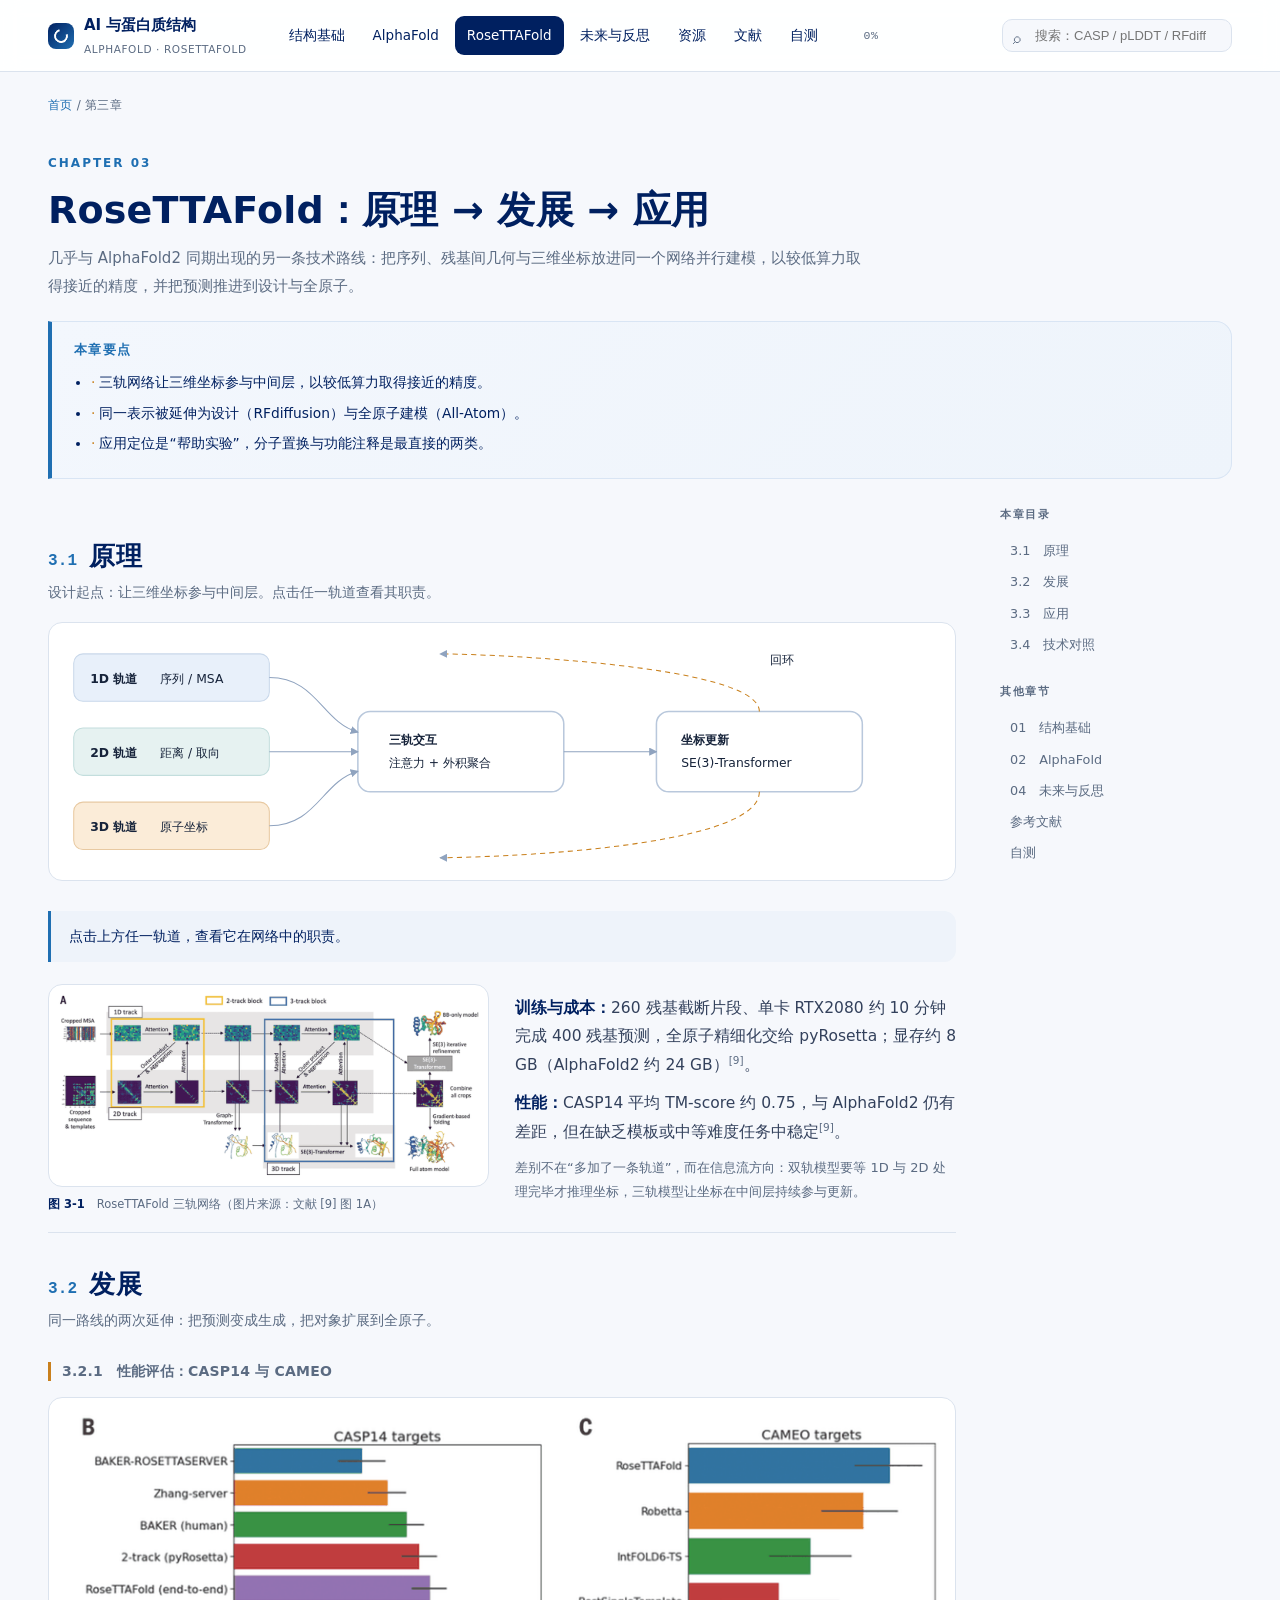
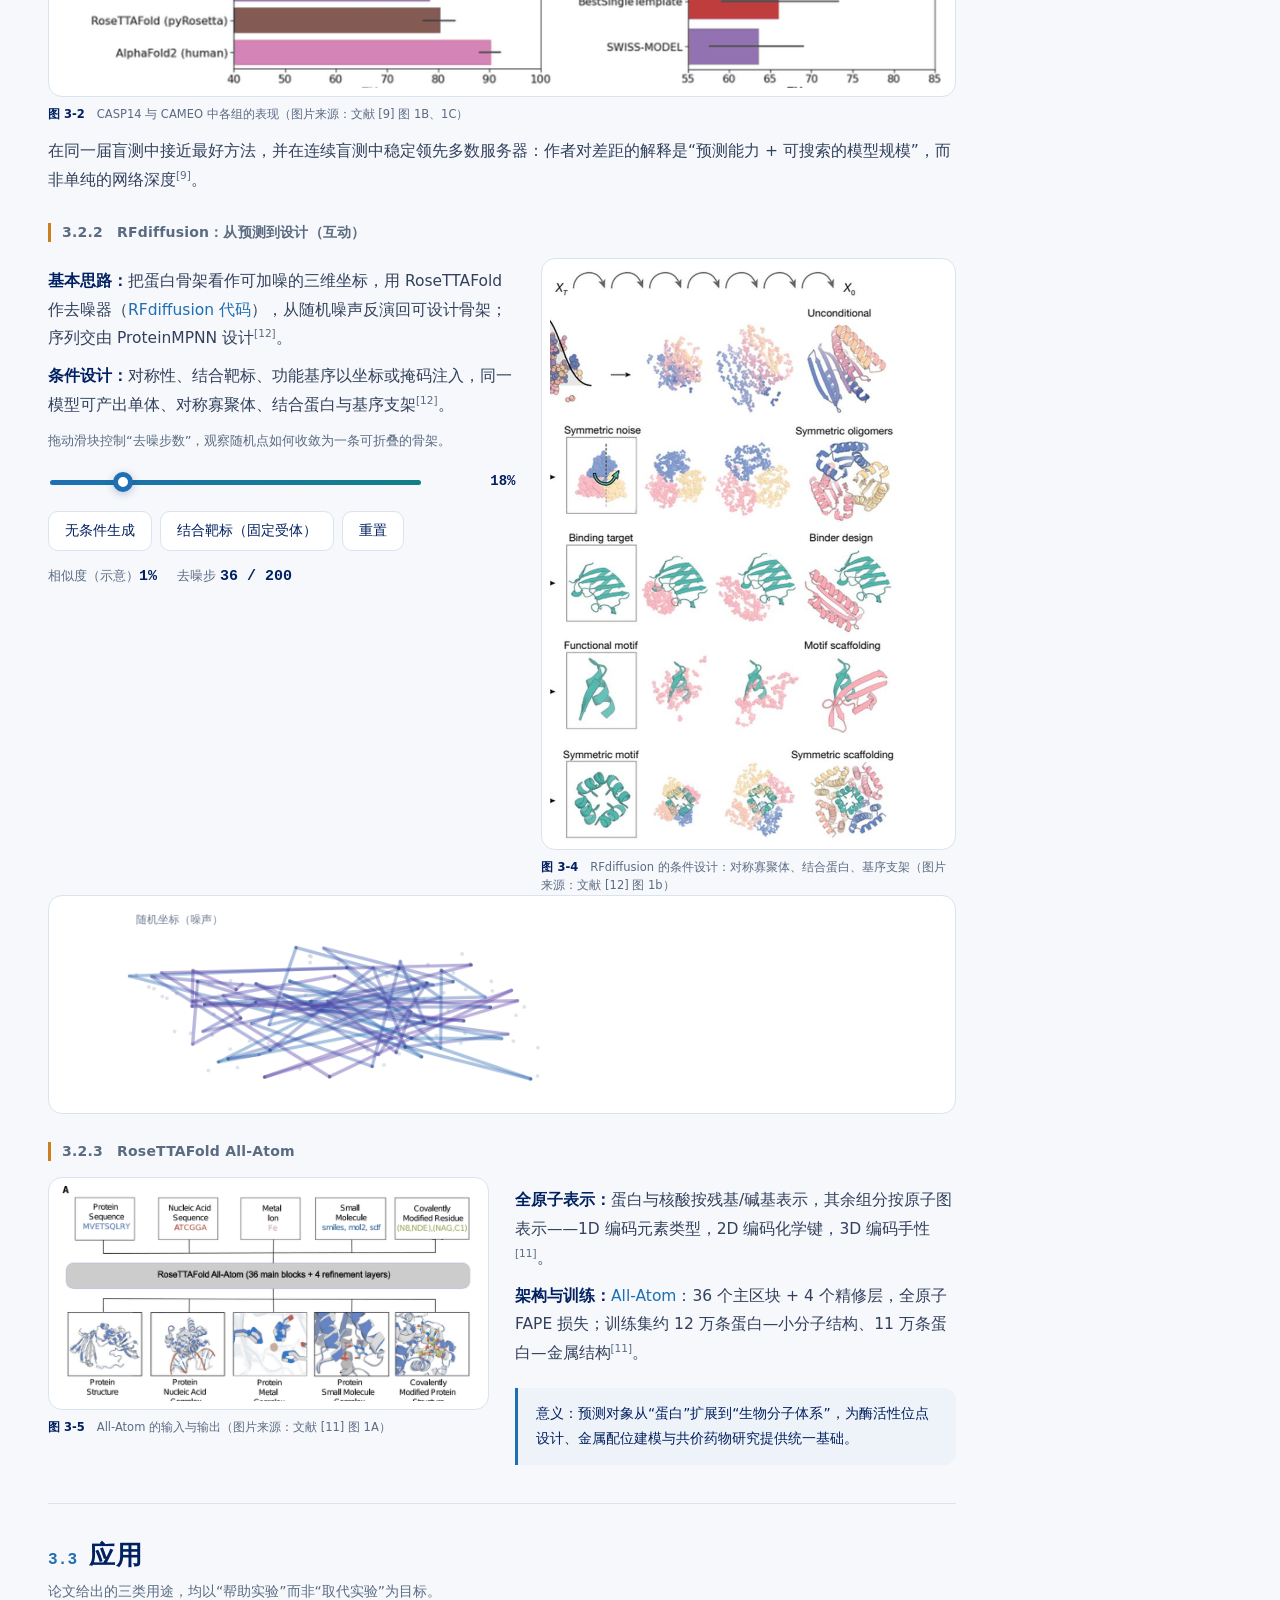
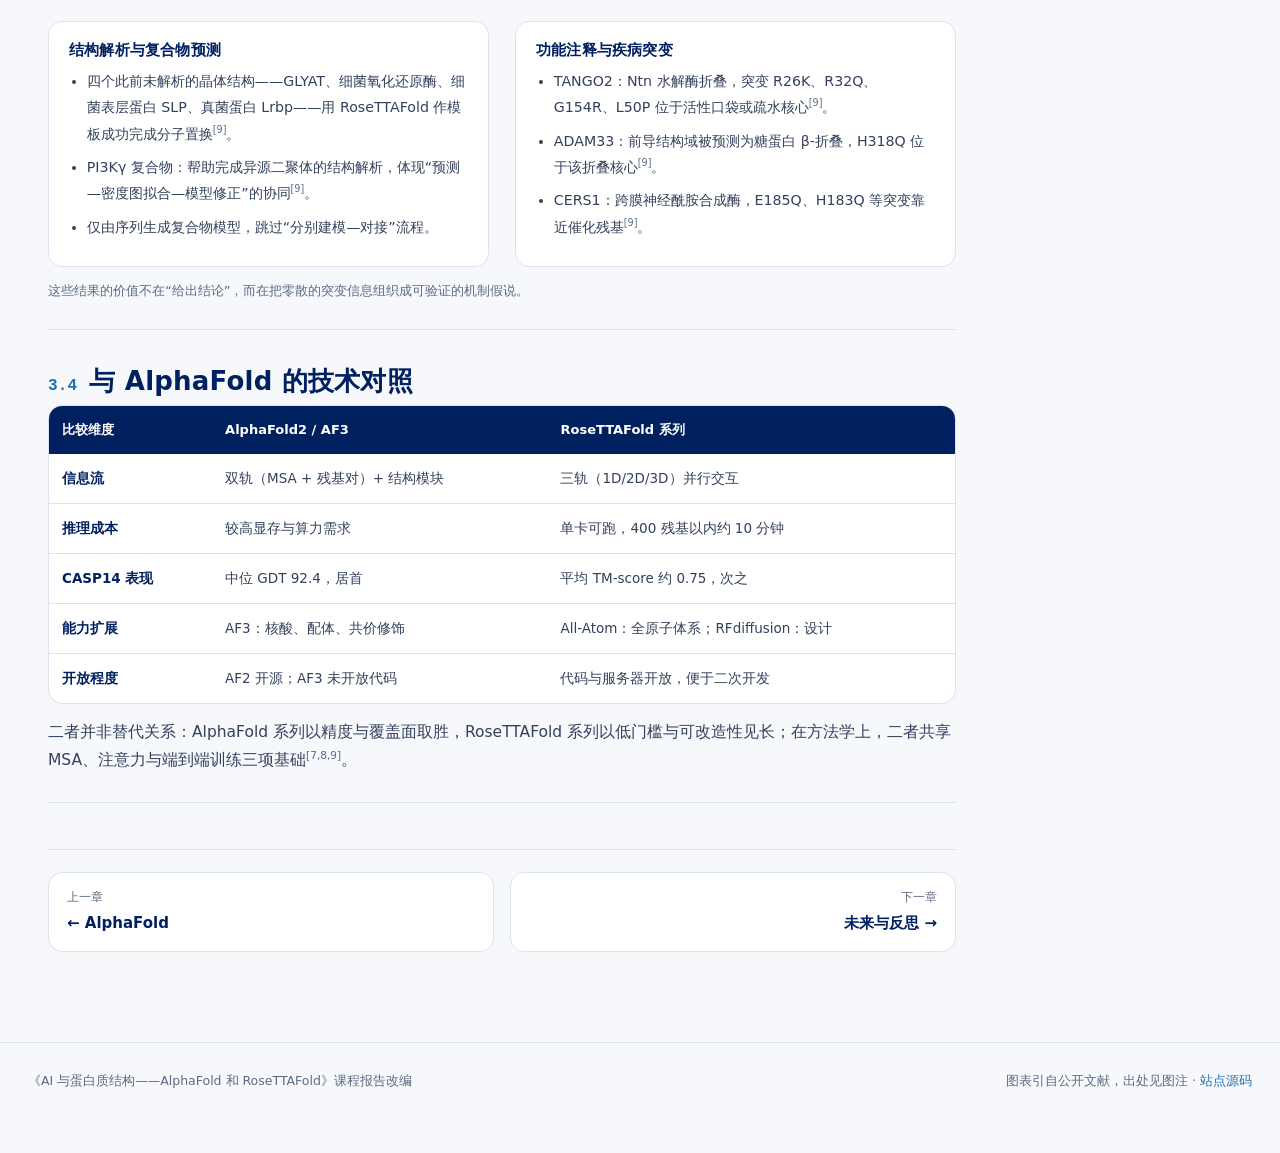
<file: ch3.html>
<!DOCTYPE html>
<html lang="zh-CN">
<head>
<meta charset="utf-8">
<meta name="viewport" content="width=device-width, initial-scale=1">
<title>03 RoseTTAFold · AI 与蛋白质结构</title>
<meta name="theme-color" content="#002060">
<meta property="og:title" content="AI 与蛋白质结构 · AlphaFold 与 RoseTTAFold">
<meta property="og:description" content="从实验解析到深度学习预测、再到蛋白质设计的交互式专题。">
<meta property="og:type" content="website">
<link rel="stylesheet" href="assets/css/site.css">
</head>
<body>
<div id="progress"></div>
<header class="top">
  <div class="bar">
    <a class="logo" href="index.html"><i></i><span>AI 与蛋白质结构<small>ALPHAFOLD · ROSETTAFOLD</small></span></a>
    <nav class="main">
      <a href="ch1.html">结构基础</a>
      <a href="ch2.html">AlphaFold</a>
      <a href="ch3.html">RoseTTAFold</a>
      <a href="ch4.html">未来与反思</a>
      <a href="resources.html">资源</a>
      <a href="references.html">文献</a>
      <a href="quiz.html">自测</a>
    </nav>
    <button id="menuBtn" aria-label="展开目录" aria-expanded="false">☰</button>
    <span class="pct" id="pct">0%</span>
    <div class="searchwrap">
      <input id="q" type="search" placeholder="搜索：CASP / pLDDT / RFdiffusion" aria-label="站内搜索">
      <div id="hits"></div>
    </div>
  </div>
</header>

<main>
  <div class="crumb"><a href="index.html">首页</a> / 第三章</div>
  <div class="page-head">
    <div class="kicker">CHAPTER 03</div>
    <h1>RoseTTAFold：原理 → 发展 → 应用</h1>
    <p>几乎与 AlphaFold2 同期出现的另一条技术路线：把序列、残基间几何与三维坐标放进同一个网络并行建模，以较低算力取得接近的精度，并把预测推进到设计与全原子。</p>
  </div>

  <div class="takeaway reveal">
    <b>本章要点</b>
    <ul><li>三轨网络让三维坐标参与中间层，以较低算力取得接近的精度。</li><li>同一表示被延伸为设计（RFdiffusion）与全原子建模（All-Atom）。</li><li>应用定位是“帮助实验”，分子置换与功能注释是最直接的两类。</li></ul>
  </div>

  <div class="layout">
    <article>
      <section class="sec" id="s31">
        <h2><span class="num">3.1</span>原理</h2>
        <div class="sub">设计起点：让三维坐标参与中间层。点击任一轨道查看其职责。</div>
        <svg class="track-svg reveal" viewBox="0 0 880 250" xmlns="http://www.w3.org/2000/svg">
          <defs>
            <marker id="ar" markerWidth="8" markerHeight="8" refX="7" refY="4" orient="auto">
              <path d="M0,0 L8,4 L0,8 z" fill="#8fa3bf"/>
            </marker>
          </defs>
          <g class="box" data-track="1d">
            <rect x="24" y="30" width="190" height="46" rx="9" fill="#e8f0fa" stroke="#c9d8ea"/>
            <text x="40" y="58" font-weight="700">1D 轨道</text><text x="108" y="58" fill="#5b6b82">序列 / MSA</text>
          </g>
          <g class="box" data-track="2d">
            <rect x="24" y="102" width="190" height="46" rx="9" fill="#e6f2f1" stroke="#c3dedd"/>
            <text x="40" y="130" font-weight="700">2D 轨道</text><text x="108" y="130" fill="#5b6b82">距离 / 取向</text>
          </g>
          <g class="box" data-track="3d">
            <rect x="24" y="174" width="190" height="46" rx="9" fill="#fbecd8" stroke="#e8c9a1"/>
            <text x="40" y="202" font-weight="700">3D 轨道</text><text x="108" y="202" fill="#5b6b82">原子坐标</text>
          </g>
          <g>
            <rect x="300" y="86" width="200" height="78" rx="12" fill="#fff" stroke="#b9c8dc" stroke-width="1.5"/>
            <text x="330" y="118" font-weight="700" fill="#002060">三轨交互</text>
            <text x="330" y="140" fill="#5b6b82">注意力 + 外积聚合</text>
          </g>
          <g>
            <rect x="590" y="86" width="200" height="78" rx="12" fill="#fff" stroke="#b9c8dc" stroke-width="1.5"/>
            <text x="614" y="118" font-weight="700" fill="#002060">坐标更新</text>
            <text x="614" y="140" fill="#5b6b82">SE(3)-Transformer</text>
          </g>
          <path d="M214 53 C260 53 265 96 300 106" stroke="#8fa3bf" fill="none" marker-end="url(#ar)"/>
          <path d="M214 125 L300 125" stroke="#8fa3bf" fill="none" marker-end="url(#ar)"/>
          <path d="M214 197 C260 197 265 154 300 144" stroke="#8fa3bf" fill="none" marker-end="url(#ar)"/>
          <path d="M500 125 L590 125" stroke="#8fa3bf" fill="none" marker-end="url(#ar)"/>
          <path d="M690 86 C690 40 420 30 380 30" stroke="#c9801d" stroke-dasharray="5 4" fill="none" marker-end="url(#ar)"/>
          <path d="M690 164 C690 220 420 228 380 228" stroke="#c9801d" stroke-dasharray="5 4" fill="none" marker-end="url(#ar)"/>
          <text x="700" y="40" fill="#c9801d">回环</text>
        </svg>
        <div class="note" id="trackNote">点击上方任一轨道，查看它在网络中的职责。</div>

        <div class="grid2" style="margin-top:22px">
          <figure class="reveal">
            <div class="frame"><img src="assets/img/rf_arch.png" alt="RoseTTAFold 三轨网络"></div>
            <figcaption><b>图 3-1</b>　RoseTTAFold 三轨网络（图片来源：文献 [9] 图 1A）</figcaption>
          </figure>
          <div class="reveal">
            <p><span class="key">训练与成本：</span>260 残基截断片段、单卡 RTX2080 约 10 分钟完成 400 残基预测，全原子精细化交给 pyRosetta；显存约 8 GB（AlphaFold2 约 24 GB）<sup class="cite">[9]</sup>。</p>
            <p><span class="key">性能：</span>CASP14 平均 TM-score 约 0.75，与 AlphaFold2 仍有差距，但在缺乏模板或中等难度任务中稳定<sup class="cite">[9]</sup>。</p>
            <p style="font-size:13px;color:var(--muted)">差别不在“多加了一条轨道”，而在信息流方向：双轨模型要等 1D 与 2D 处理完毕才推理坐标，三轨模型让坐标在中间层持续参与更新。</p>
          </div>
        </div>
      </section>

      <section class="sec" id="s32">
        <h2><span class="num">3.2</span>发展</h2>
        <div class="sub">同一路线的两次延伸：把预测变成生成，把对象扩展到全原子。</div>

        <h3 class="sub">3.2.1　性能评估：CASP14 与 CAMEO</h3>
        <figure class="reveal">
          <div class="frame"><img src="assets/img/rf_casp_cameo.png" alt="CASP14 与 CAMEO 结果"></div>
          <figcaption><b>图 3-2</b>　CASP14 与 CAMEO 中各组的表现（图片来源：文献 [9] 图 1B、1C）</figcaption>
        </figure>
        <p style="margin-top:14px">在同一届盲测中接近最好方法，并在连续盲测中稳定领先多数服务器：作者对差距的解释是“预测能力 + 可搜索的模型规模”，而非单纯的网络深度<sup class="cite">[9]</sup>。</p>

        <h3 class="sub">3.2.2　RFdiffusion：从预测到设计（互动）</h3>
        <div class="grid2 narrow">
          <div class="reveal">
            <p><span class="key">基本思路：</span>把蛋白骨架看作可加噪的三维坐标，用 RoseTTAFold 作去噪器（<a href="https://github.com/RosettaCommons/RFdiffusion" target="_blank" rel="noopener">RFdiffusion 代码</a>），从随机噪声反演回可设计骨架；序列交由 ProteinMPNN 设计<sup class="cite">[12]</sup>。</p>
            <p><span class="key">条件设计：</span>对称性、结合靶标、功能基序以坐标或掩码注入，同一模型可产出单体、对称寡聚体、结合蛋白与基序支架<sup class="cite">[12]</sup>。</p>
            <p style="font-size:13px;color:var(--muted)">拖动滑块控制“去噪步数”，观察随机点如何收敛为一条可折叠的骨架。</p>
            <div class="slider-row">
              <input id="denoise" type="range" min="0" max="100" value="18">
              <output class="val" id="denoiseOut">18%</output>
            </div>
            <div style="display:flex;gap:8px;flex-wrap:wrap">
              <button class="btn" id="dnFree">无条件生成</button>
              <button class="btn" id="dnBinder">结合靶标（固定受体）</button>
              <button class="btn" id="dnReset">重置</button>
            </div>
            <div class="metric"><span>相似度（示意）<b id="dnScore">18%</b></span><span>去噪步 <b id="dnStep">36 / 200</b></span></div>
          </div>
          <figure class="reveal">
            <div class="frame"><img src="assets/img/rfd_fig1b.jpg" alt="RFdiffusion 条件设计"></div>
            <figcaption><b>图 3-4</b>　RFdiffusion 的条件设计：对称寡聚体、结合蛋白、基序支架（图片来源：文献 [12] 图 1b）</figcaption>
          </figure>
        </div>
        <canvas class="demo reveal" id="dnCanvas" width="1000" height="240"></canvas>

        <h3 class="sub">3.2.3　RoseTTAFold All-Atom</h3>
        <div class="grid2">
          <figure class="reveal">
            <div class="frame"><img src="assets/img/rfaa_fig1a.png" alt="RoseTTAFold All-Atom"></div>
            <figcaption><b>图 3-5</b>　All-Atom 的输入与输出（图片来源：文献 [11] 图 1A）</figcaption>
          </figure>
          <div class="reveal">
            <p><span class="key">全原子表示：</span>蛋白与核酸按残基/碱基表示，其余组分按原子图表示——1D 编码元素类型，2D 编码化学键，3D 编码手性<sup class="cite">[11]</sup>。</p>
            <p><span class="key">架构与训练：</span><a href="https://github.com/baker-laboratory/RoseTTAFold-All-Atom" target="_blank" rel="noopener">All-Atom</a>：36 个主区块 + 4 个精修层，全原子 FAPE 损失；训练集约 12 万条蛋白—小分子结构、11 万条蛋白—金属结构<sup class="cite">[11]</sup>。</p>
            <div class="note">意义：预测对象从“蛋白”扩展到“生物分子体系”，为酶活性位点设计、金属配位建模与共价药物研究提供统一基础。</div>
          </div>
        </div>
      </section>

      <section class="sec" id="s33">
        <h2><span class="num">3.3</span>应用</h2>
        <div class="sub">论文给出的三类用途，均以“帮助实验”而非“取代实验”为目标。</div>
        <div class="grid2">
          <div class="card reveal">
            <h4>结构解析与复合物预测</h4>
            <ul class="clean">
              <li>四个此前未解析的晶体结构——GLYAT、细菌氧化还原酶、细菌表层蛋白 SLP、真菌蛋白 Lrbp——用 RoseTTAFold 作模板成功完成分子置换<sup class="cite">[9]</sup>。</li>
              <li>PI3Kγ 复合物：帮助完成异源二聚体的结构解析，体现“预测—密度图拟合—模型修正”的协同<sup class="cite">[9]</sup>。</li>
              <li>仅由序列生成复合物模型，跳过“分别建模—对接”流程。</li>
            </ul>
          </div>
          <div class="card reveal">
            <h4>功能注释与疾病突变</h4>
            <ul class="clean">
              <li>TANGO2：Ntn 水解酶折叠，突变 R26K、R32Q、G154R、L50P 位于活性口袋或疏水核心<sup class="cite">[9]</sup>。</li>
              <li>ADAM33：前导结构域被预测为糖蛋白 β-折叠，H318Q 位于该折叠核心<sup class="cite">[9]</sup>。</li>
              <li>CERS1：跨膜神经酰胺合成酶，E185Q、H183Q 等突变靠近催化残基<sup class="cite">[9]</sup>。</li>
            </ul>
          </div>
        </div>
        <p style="font-size:13px;color:var(--muted);margin-top:12px">这些结果的价值不在“给出结论”，而在把零散的突变信息组织成可验证的机制假说。</p>
      </section>

      <section class="sec" id="s34">
        <h2><span class="num">3.4</span>与 AlphaFold 的技术对照</h2>
        <div class="tablewrap reveal">
          <table class="cmp">
            <thead><tr><th style="width:18%">比较维度</th><th>AlphaFold2 / AF3</th><th>RoseTTAFold 系列</th></tr></thead>
            <tbody>
              <tr><td>信息流</td><td>双轨（MSA + 残基对）+ 结构模块</td><td>三轨（1D/2D/3D）并行交互</td></tr>
              <tr><td>推理成本</td><td>较高显存与算力需求</td><td>单卡可跑，400 残基以内约 10 分钟</td></tr>
              <tr><td>CASP14 表现</td><td>中位 GDT 92.4，居首</td><td>平均 TM-score 约 0.75，次之</td></tr>
              <tr><td>能力扩展</td><td>AF3：核酸、配体、共价修饰</td><td>All-Atom：全原子体系；RFdiffusion：设计</td></tr>
              <tr><td>开放程度</td><td>AF2 开源；AF3 未开放代码</td><td>代码与服务器开放，便于二次开发</td></tr>
            </tbody>
          </table>
        </div>
        <p style="margin-top:14px">二者并非替代关系：AlphaFold 系列以精度与覆盖面取胜，RoseTTAFold 系列以低门槛与可改造性见长；在方法学上，二者共享 MSA、注意力与端到端训练三项基础<sup class="cite">[7,8,9]</sup>。</p>
      </section>

      <div class="pager">
        <a href="ch2.html"><small>上一章</small><b>← AlphaFold</b></a>
        <a class="next" href="ch4.html"><small>下一章</small><b>未来与反思 →</b></a>
      </div>
    </article>

    <aside class="rail">
      <h5>本章目录</h5>
      <a href="#s31">3.1　原理</a>
      <a href="#s32">3.2　发展</a>
      <a href="#s33">3.3　应用</a>
      <a href="#s34">3.4　技术对照</a>
      <h5 style="margin-top:22px">其他章节</h5>
      <a href="ch1.html">01　结构基础</a>
      <a href="ch2.html">02　AlphaFold</a>
      <a href="ch4.html">04　未来与反思</a>
      <a href="references.html">参考文献</a>
      <a href="quiz.html">自测</a>
    </aside>
  </div>
</main>

<footer class="site">
  <div class="in">
    <span>《AI 与蛋白质结构——AlphaFold 和 RoseTTAFold》课程报告改编</span>
    <span>图表引自公开文献，出处见图注 · <a href="https://github.com/FYC090118/heptagonalpha.github.io" target="_blank" rel="noopener">站点源码</a></span>
  </div>
</footer>
<script src="assets/js/core.js"></script>
<script src="assets/js/widgets.js"></script>
<button id="fab" aria-label="回到顶部">↑</button>
</body>
</html>
</file>
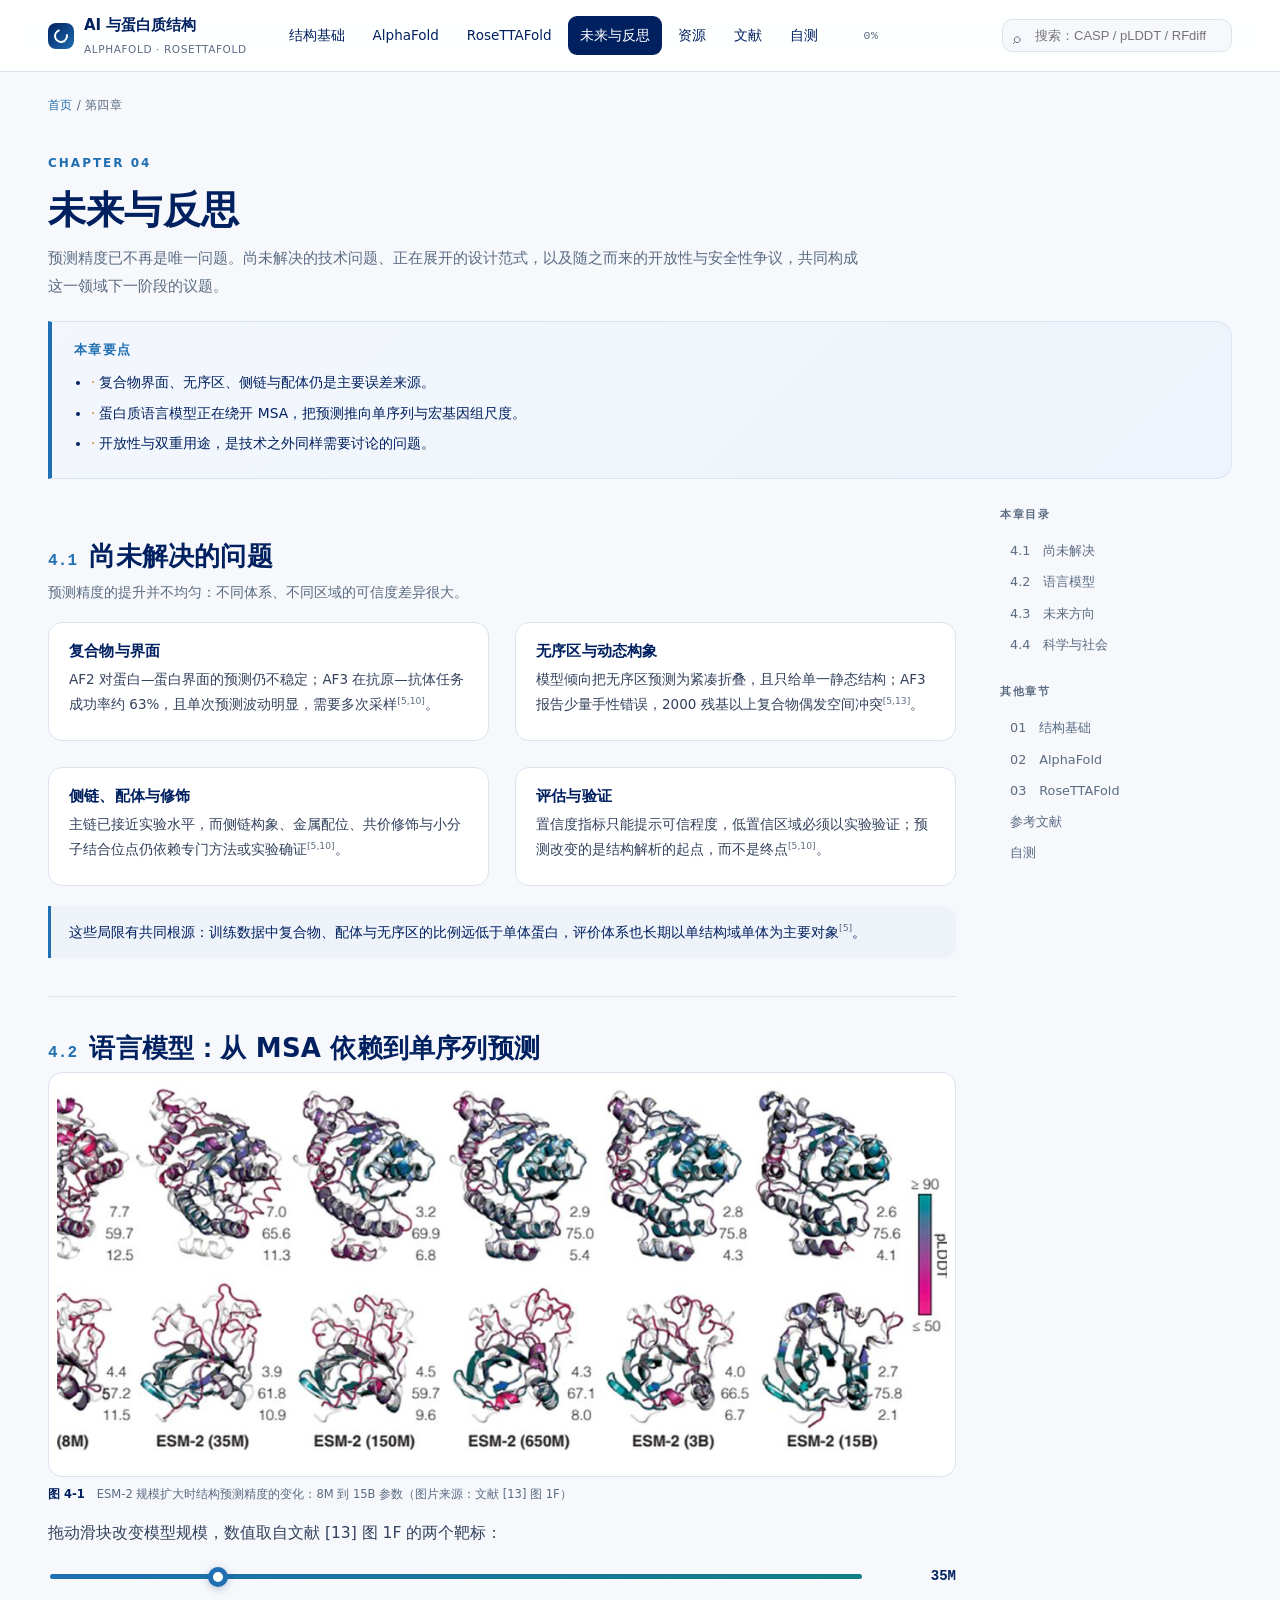
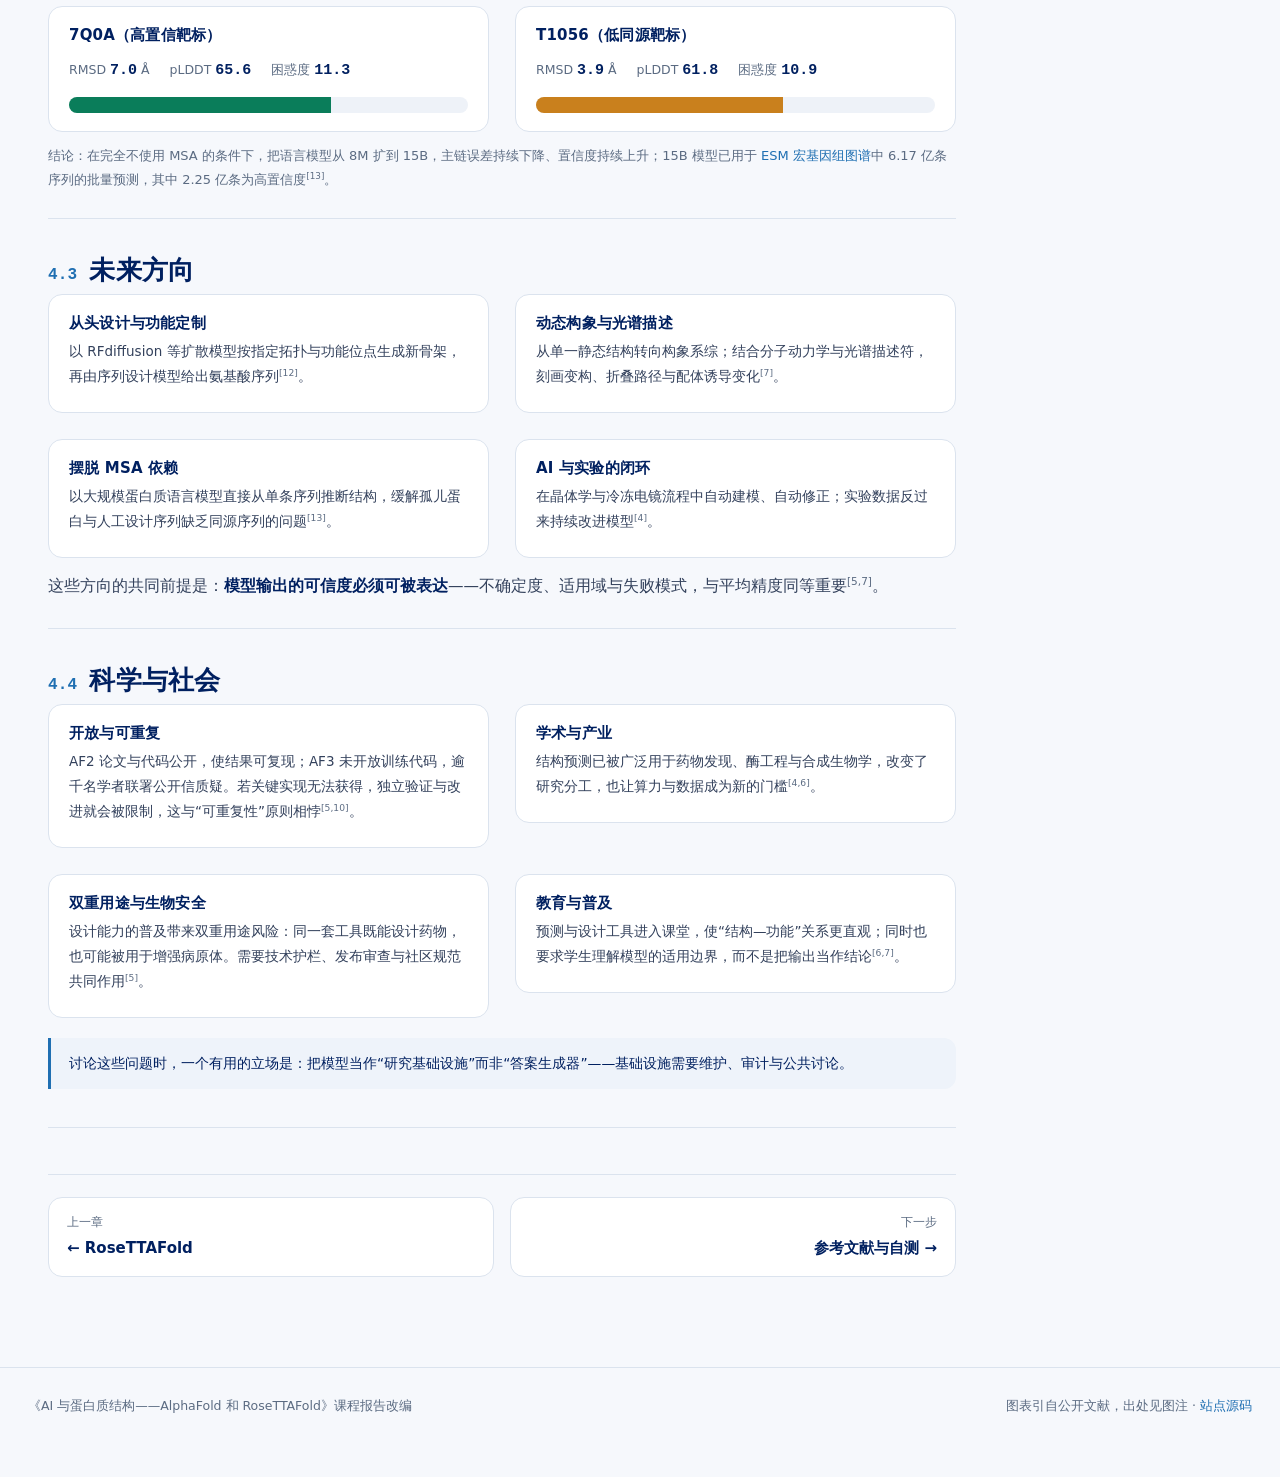
<file: ch4.html>
<!DOCTYPE html>
<html lang="zh-CN">
<head>
<meta charset="utf-8">
<meta name="viewport" content="width=device-width, initial-scale=1">
<title>04 未来与反思 · AI 与蛋白质结构</title>
<meta name="theme-color" content="#002060">
<meta property="og:title" content="AI 与蛋白质结构 · AlphaFold 与 RoseTTAFold">
<meta property="og:description" content="从实验解析到深度学习预测、再到蛋白质设计的交互式专题。">
<meta property="og:type" content="website">
<link rel="stylesheet" href="assets/css/site.css">
</head>
<body>
<div id="progress"></div>
<header class="top">
  <div class="bar">
    <a class="logo" href="index.html"><i></i><span>AI 与蛋白质结构<small>ALPHAFOLD · ROSETTAFOLD</small></span></a>
    <nav class="main">
      <a href="ch1.html">结构基础</a>
      <a href="ch2.html">AlphaFold</a>
      <a href="ch3.html">RoseTTAFold</a>
      <a href="ch4.html">未来与反思</a>
      <a href="resources.html">资源</a>
      <a href="references.html">文献</a>
      <a href="quiz.html">自测</a>
    </nav>
    <button id="menuBtn" aria-label="展开目录" aria-expanded="false">☰</button>
    <span class="pct" id="pct">0%</span>
    <div class="searchwrap">
      <input id="q" type="search" placeholder="搜索：CASP / pLDDT / RFdiffusion" aria-label="站内搜索">
      <div id="hits"></div>
    </div>
  </div>
</header>

<main>
  <div class="crumb"><a href="index.html">首页</a> / 第四章</div>
  <div class="page-head">
    <div class="kicker">CHAPTER 04</div>
    <h1>未来与反思</h1>
    <p>预测精度已不再是唯一问题。尚未解决的技术问题、正在展开的设计范式，以及随之而来的开放性与安全性争议，共同构成这一领域下一阶段的议题。</p>
  </div>

  <div class="takeaway reveal">
    <b>本章要点</b>
    <ul><li>复合物界面、无序区、侧链与配体仍是主要误差来源。</li><li>蛋白质语言模型正在绕开 MSA，把预测推向单序列与宏基因组尺度。</li><li>开放性与双重用途，是技术之外同样需要讨论的问题。</li></ul>
  </div>

  <div class="layout">
    <article>
      <section class="sec" id="s41">
        <h2><span class="num">4.1</span>尚未解决的问题</h2>
        <div class="sub">预测精度的提升并不均匀：不同体系、不同区域的可信度差异很大。</div>
        <div class="grid2">
          <div class="card reveal"><h4>复合物与界面</h4><p>AF2 对蛋白—蛋白界面的预测仍不稳定；AF3 在抗原—抗体任务成功率约 63%，且单次预测波动明显，需要多次采样<sup class="cite">[5,10]</sup>。</p></div>
          <div class="card reveal"><h4>无序区与动态构象</h4><p>模型倾向把无序区预测为紧凑折叠，且只给单一静态结构；AF3 报告少量手性错误，2000 残基以上复合物偶发空间冲突<sup class="cite">[5,13]</sup>。</p></div>
          <div class="card reveal"><h4>侧链、配体与修饰</h4><p>主链已接近实验水平，而侧链构象、金属配位、共价修饰与小分子结合位点仍依赖专门方法或实验确证<sup class="cite">[5,10]</sup>。</p></div>
          <div class="card reveal"><h4>评估与验证</h4><p>置信度指标只能提示可信程度，低置信区域必须以实验验证；预测改变的是结构解析的起点，而不是终点<sup class="cite">[5,10]</sup>。</p></div>
        </div>
        <div class="note reveal">这些局限有共同根源：训练数据中复合物、配体与无序区的比例远低于单体蛋白，评价体系也长期以单结构域单体为主要对象<sup class="cite">[5]</sup>。</div>
      </section>

      <section class="sec" id="s42">
        <h2><span class="num">4.2</span>语言模型：从 MSA 依赖到单序列预测</h2>
        <figure class="reveal">
          <div class="frame"><img src="assets/img/esm_fig1f.jpg" alt="ESM-2 规模与精度"></div>
          <figcaption><b>图 4-1</b>　ESM-2 规模扩大时结构预测精度的变化：8M 到 15B 参数（图片来源：文献 [13] 图 1F）</figcaption>
        </figure>
        <p style="margin-top:16px">拖动滑块改变模型规模，数值取自文献 [13] 图 1F 的两个靶标：</p>
        <div class="slider-row reveal">
          <input id="esm" type="range" min="0" max="5" value="1">
          <output class="val" id="esmOut">35M</output>
        </div>
        <div class="grid2" style="margin-top:4px">
          <div class="card reveal"><h4>7Q0A（高置信靶标）</h4>
            <div class="metric"><span>RMSD <b id="esmR1">7.0</b> Å</span><span>pLDDT <b id="esmP1">65.6</b></span><span>困惑度 <b id="esmX1">11.3</b></span></div>
            <div class="pbar" style="margin-top:12px"><i id="esmBar1" style="background:#0a7d5a;width:65.6%"></i></div>
          </div>
          <div class="card reveal"><h4>T1056（低同源靶标）</h4>
            <div class="metric"><span>RMSD <b id="esmR2">3.9</b> Å</span><span>pLDDT <b id="esmP2">61.8</b></span><span>困惑度 <b id="esmX2">10.9</b></span></div>
            <div class="pbar" style="margin-top:12px"><i id="esmBar2" style="background:#c9801d;width:61.8%"></i></div>
          </div>
        </div>
        <p style="font-size:13px;color:var(--muted);margin-top:12px">结论：在完全不使用 MSA 的条件下，把语言模型从 8M 扩到 15B，主链误差持续下降、置信度持续上升；15B 模型已用于 <a href="https://esmatlas.com/" target="_blank" rel="noopener">ESM 宏基因组图谱</a>中 6.17 亿条序列的批量预测，其中 2.25 亿条为高置信度<sup class="cite">[13]</sup>。</p>
      </section>

      <section class="sec" id="s43">
        <h2><span class="num">4.3</span>未来方向</h2>
        <div class="grid2">
          <div class="card reveal"><h4>从头设计与功能定制</h4><p>以 RFdiffusion 等扩散模型按指定拓扑与功能位点生成新骨架，再由序列设计模型给出氨基酸序列<sup class="cite">[12]</sup>。</p></div>
          <div class="card reveal"><h4>动态构象与光谱描述</h4><p>从单一静态结构转向构象系综；结合分子动力学与光谱描述符，刻画变构、折叠路径与配体诱导变化<sup class="cite">[7]</sup>。</p></div>
          <div class="card reveal"><h4>摆脱 MSA 依赖</h4><p>以大规模蛋白质语言模型直接从单条序列推断结构，缓解孤儿蛋白与人工设计序列缺乏同源序列的问题<sup class="cite">[13]</sup>。</p></div>
          <div class="card reveal"><h4>AI 与实验的闭环</h4><p>在晶体学与冷冻电镜流程中自动建模、自动修正；实验数据反过来持续改进模型<sup class="cite">[4]</sup>。</p></div>
        </div>
        <p style="margin-top:14px">这些方向的共同前提是：<span class="key">模型输出的可信度必须可被表达</span>——不确定度、适用域与失败模式，与平均精度同等重要<sup class="cite">[5,7]</sup>。</p>
      </section>

      <section class="sec" id="s44">
        <h2><span class="num">4.4</span>科学与社会</h2>
        <div class="grid2">
          <div class="card reveal"><h4>开放与可重复</h4><p>AF2 论文与代码公开，使结果可复现；AF3 未开放训练代码，逾千名学者联署公开信质疑。若关键实现无法获得，独立验证与改进就会被限制，这与“可重复性”原则相悖<sup class="cite">[5,10]</sup>。</p></div>
          <div class="card reveal"><h4>学术与产业</h4><p>结构预测已被广泛用于药物发现、酶工程与合成生物学，改变了研究分工，也让算力与数据成为新的门槛<sup class="cite">[4,6]</sup>。</p></div>
          <div class="card reveal"><h4>双重用途与生物安全</h4><p>设计能力的普及带来双重用途风险：同一套工具既能设计药物，也可能被用于增强病原体。需要技术护栏、发布审查与社区规范共同作用<sup class="cite">[5]</sup>。</p></div>
          <div class="card reveal"><h4>教育与普及</h4><p>预测与设计工具进入课堂，使“结构—功能”关系更直观；同时也要求学生理解模型的适用边界，而不是把输出当作结论<sup class="cite">[6,7]</sup>。</p></div>
        </div>
        <div class="note reveal">讨论这些问题时，一个有用的立场是：把模型当作“研究基础设施”而非“答案生成器”——基础设施需要维护、审计与公共讨论。</div>
      </section>

      <div class="pager">
        <a href="ch3.html"><small>上一章</small><b>← RoseTTAFold</b></a>
        <a class="next" href="references.html"><small>下一步</small><b>参考文献与自测 →</b></a>
      </div>
    </article>

    <aside class="rail">
      <h5>本章目录</h5>
      <a href="#s41">4.1　尚未解决</a>
      <a href="#s42">4.2　语言模型</a>
      <a href="#s43">4.3　未来方向</a>
      <a href="#s44">4.4　科学与社会</a>
      <h5 style="margin-top:22px">其他章节</h5>
      <a href="ch1.html">01　结构基础</a>
      <a href="ch2.html">02　AlphaFold</a>
      <a href="ch3.html">03　RoseTTAFold</a>
      <a href="references.html">参考文献</a>
      <a href="quiz.html">自测</a>
    </aside>
  </div>
</main>

<footer class="site">
  <div class="in">
    <span>《AI 与蛋白质结构——AlphaFold 和 RoseTTAFold》课程报告改编</span>
    <span>图表引自公开文献，出处见图注 · <a href="https://github.com/FYC090118/heptagonalpha.github.io" target="_blank" rel="noopener">站点源码</a></span>
  </div>
</footer>
<script src="assets/js/core.js"></script>
<script src="assets/js/widgets.js"></script>
<button id="fab" aria-label="回到顶部">↑</button>
</body>
</html>
</file>
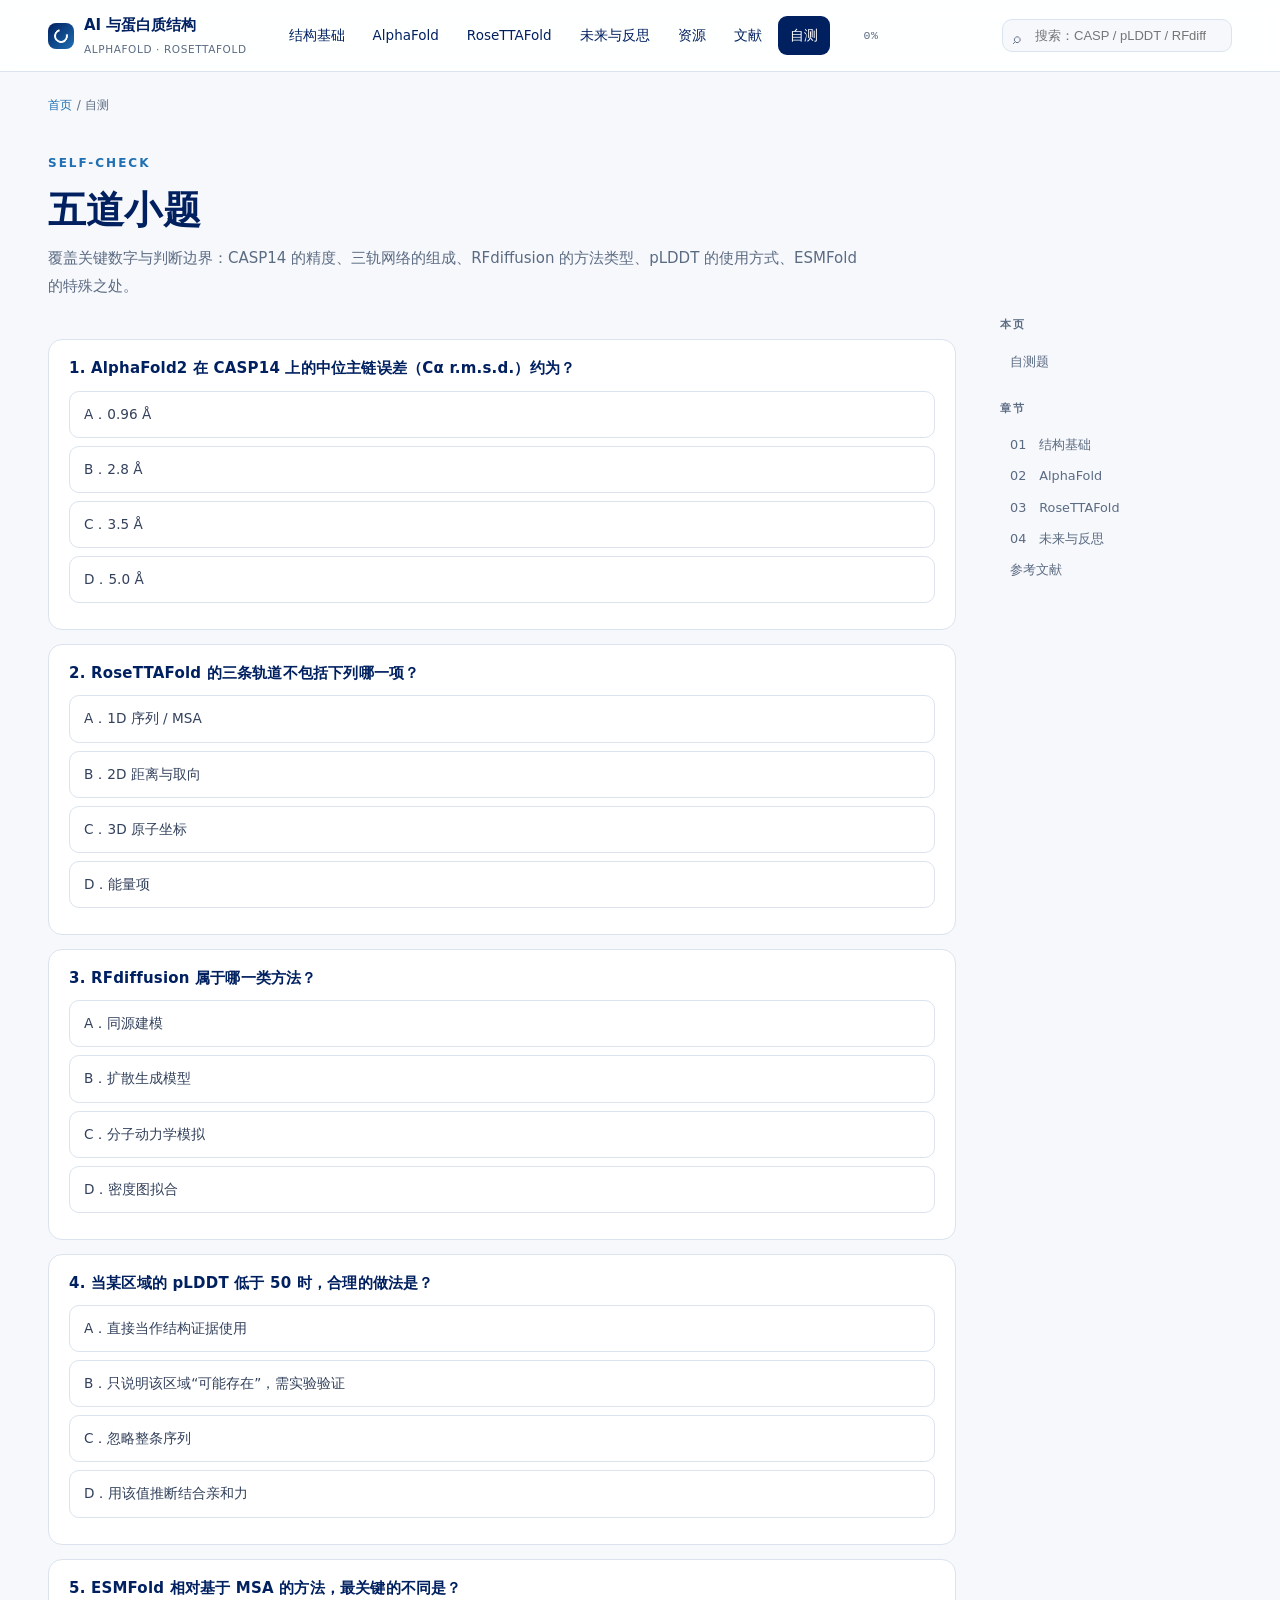
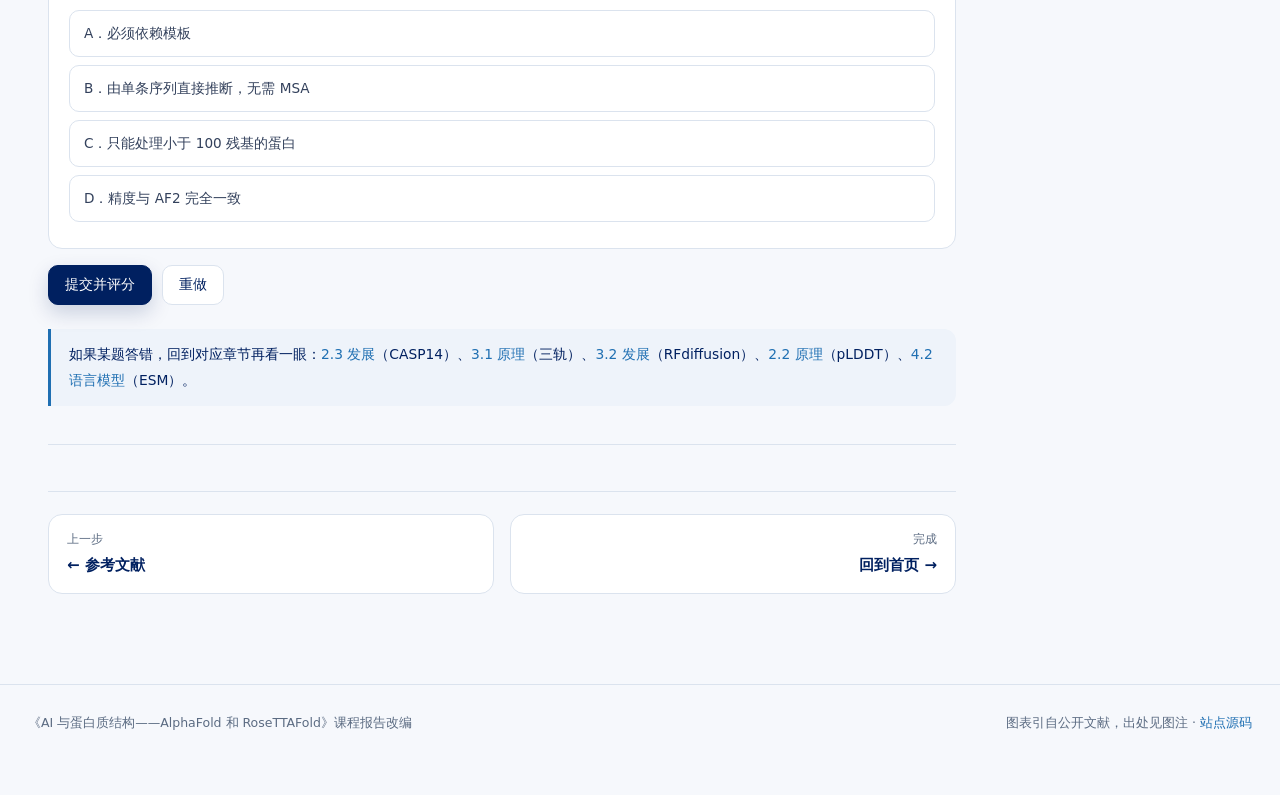
<file: quiz.html>
<!DOCTYPE html>
<html lang="zh-CN">
<head>
<meta charset="utf-8">
<meta name="viewport" content="width=device-width, initial-scale=1">
<title>自测 · AI 与蛋白质结构</title>
<meta name="theme-color" content="#002060">
<meta property="og:title" content="AI 与蛋白质结构 · AlphaFold 与 RoseTTAFold">
<meta property="og:description" content="从实验解析到深度学习预测、再到蛋白质设计的交互式专题。">
<meta property="og:type" content="website">
<link rel="stylesheet" href="assets/css/site.css">
</head>
<body>
<div id="progress"></div>
<header class="top">
  <div class="bar">
    <a class="logo" href="index.html"><i></i><span>AI 与蛋白质结构<small>ALPHAFOLD · ROSETTAFOLD</small></span></a>
    <nav class="main">
      <a href="ch1.html">结构基础</a>
      <a href="ch2.html">AlphaFold</a>
      <a href="ch3.html">RoseTTAFold</a>
      <a href="ch4.html">未来与反思</a>
      <a href="resources.html">资源</a>
      <a href="references.html">文献</a>
      <a href="quiz.html">自测</a>
    </nav>
    <button id="menuBtn" aria-label="展开目录" aria-expanded="false">☰</button>
    <span class="pct" id="pct">0%</span>
    <div class="searchwrap">
      <input id="q" type="search" placeholder="搜索：CASP / pLDDT / RFdiffusion" aria-label="站内搜索">
      <div id="hits"></div>
    </div>
  </div>
</header>

<main>
  <div class="crumb"><a href="index.html">首页</a> / 自测</div>
  <div class="page-head">
    <div class="kicker">SELF-CHECK</div>
    <h1>五道小题</h1>
    <p>覆盖关键数字与判断边界：CASP14 的精度、三轨网络的组成、RFdiffusion 的方法类型、pLDDT 的使用方式、ESMFold 的特殊之处。</p>
  </div>

  <div class="layout">
    <article>
      <section class="sec" id="quiz" style="padding-top:10px">
        <div class="quiz" id="quizBox"></div>
        <div style="margin-top:16px;display:flex;gap:10px;align-items:center;flex-wrap:wrap">
          <button class="btn primary" id="quizCheck">提交并评分</button>
          <button class="btn" id="quizReset">重做</button>
          <span id="quizScore" style="font-size:13.5px;color:var(--muted)"></span>
        </div>
        <div class="note reveal" style="margin-top:24px">
          如果某题答错，回到对应章节再看一眼：<a href="ch2.html#s23">2.3 发展</a>（CASP14）、<a href="ch3.html#s31">3.1 原理</a>（三轨）、<a href="ch3.html#s32">3.2 发展</a>（RFdiffusion）、<a href="ch2.html#s22">2.2 原理</a>（pLDDT）、<a href="ch4.html#s42">4.2 语言模型</a>（ESM）。
        </div>
      </section>

      <div class="pager">
        <a href="references.html"><small>上一步</small><b>← 参考文献</b></a>
        <a class="next" href="index.html"><small>完成</small><b>回到首页 →</b></a>
      </div>
    </article>

    <aside class="rail">
      <h5>本页</h5>
      <a href="#quiz">自测题</a>
      <h5 style="margin-top:22px">章节</h5>
      <a href="ch1.html">01　结构基础</a>
      <a href="ch2.html">02　AlphaFold</a>
      <a href="ch3.html">03　RoseTTAFold</a>
      <a href="ch4.html">04　未来与反思</a>
      <a href="references.html">参考文献</a>
    </aside>
  </div>
</main>

<footer class="site">
  <div class="in">
    <span>《AI 与蛋白质结构——AlphaFold 和 RoseTTAFold》课程报告改编</span>
    <span>图表引自公开文献，出处见图注 · <a href="https://github.com/FYC090118/heptagonalpha.github.io" target="_blank" rel="noopener">站点源码</a></span>
  </div>
</footer>
<script src="assets/js/core.js"></script>
<script src="assets/js/widgets.js"></script>
<button id="fab" aria-label="回到顶部">↑</button>
</body>
</html>
</file>
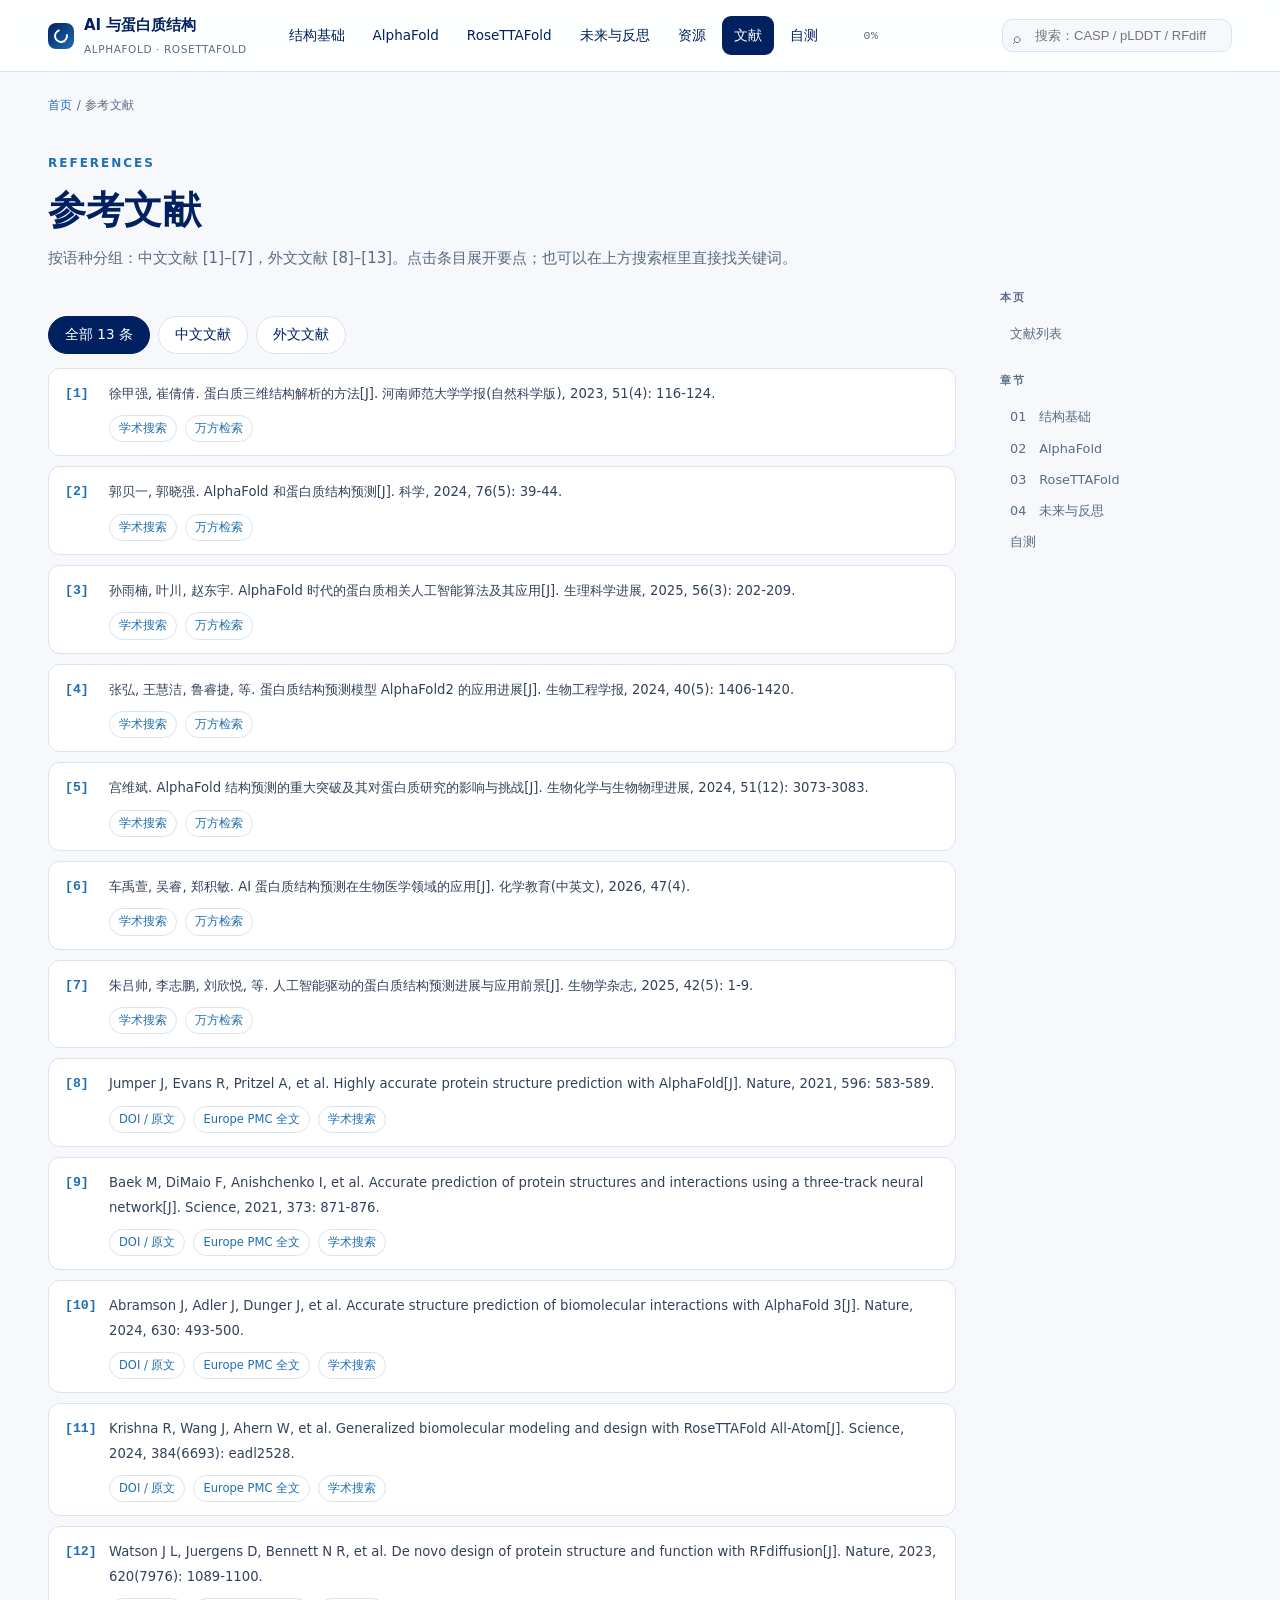
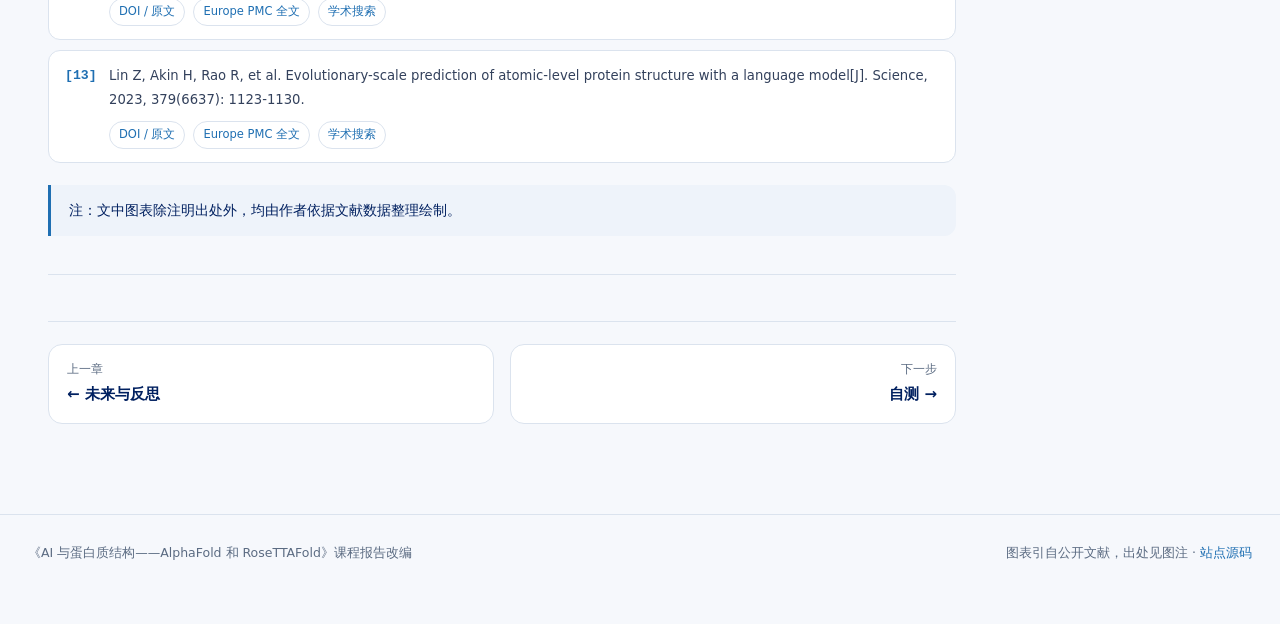
<file: references.html>
<!DOCTYPE html>
<html lang="zh-CN">
<head>
<meta charset="utf-8">
<meta name="viewport" content="width=device-width, initial-scale=1">
<title>参考文献 · AI 与蛋白质结构</title>
<meta name="theme-color" content="#002060">
<meta property="og:title" content="AI 与蛋白质结构 · AlphaFold 与 RoseTTAFold">
<meta property="og:description" content="从实验解析到深度学习预测、再到蛋白质设计的交互式专题。">
<meta property="og:type" content="website">
<link rel="stylesheet" href="assets/css/site.css">
</head>
<body>
<div id="progress"></div>
<header class="top">
  <div class="bar">
    <a class="logo" href="index.html"><i></i><span>AI 与蛋白质结构<small>ALPHAFOLD · ROSETTAFOLD</small></span></a>
    <nav class="main">
      <a href="ch1.html">结构基础</a>
      <a href="ch2.html">AlphaFold</a>
      <a href="ch3.html">RoseTTAFold</a>
      <a href="ch4.html">未来与反思</a>
      <a href="resources.html">资源</a>
      <a href="references.html">文献</a>
      <a href="quiz.html">自测</a>
    </nav>
    <button id="menuBtn" aria-label="展开目录" aria-expanded="false">☰</button>
    <span class="pct" id="pct">0%</span>
    <div class="searchwrap">
      <input id="q" type="search" placeholder="搜索：CASP / pLDDT / RFdiffusion" aria-label="站内搜索">
      <div id="hits"></div>
    </div>
  </div>
</header>

<main>
  <div class="crumb"><a href="index.html">首页</a> / 参考文献</div>
  <div class="page-head">
    <div class="kicker">REFERENCES</div>
    <h1>参考文献</h1>
    <p>按语种分组：中文文献 [1]–[7]，外文文献 [8]–[13]。点击条目展开要点；也可以在上方搜索框里直接找关键词。</p>
  </div>

  <div class="layout">
    <article>
      <section class="sec" id="refs" style="padding-top:10px">
        <div class="tabs" id="refTabs">
          <button class="tab on" data-r="all">全部 13 条</button>
          <button class="tab" data-r="cn">中文文献</button>
          <button class="tab" data-r="en">外文文献</button>
        </div>
        <div class="refs" id="refList"></div>
        <div class="note reveal" style="margin-top:22px">注：文中图表除注明出处外，均由作者依据文献数据整理绘制。</div>
      </section>

      <div class="pager">
        <a href="ch4.html"><small>上一章</small><b>← 未来与反思</b></a>
        <a class="next" href="quiz.html"><small>下一步</small><b>自测 →</b></a>
      </div>
    </article>

    <aside class="rail">
      <h5>本页</h5>
      <a href="#refs">文献列表</a>
      <h5 style="margin-top:22px">章节</h5>
      <a href="ch1.html">01　结构基础</a>
      <a href="ch2.html">02　AlphaFold</a>
      <a href="ch3.html">03　RoseTTAFold</a>
      <a href="ch4.html">04　未来与反思</a>
      <a href="quiz.html">自测</a>
    </aside>
  </div>
</main>

<footer class="site">
  <div class="in">
    <span>《AI 与蛋白质结构——AlphaFold 和 RoseTTAFold》课程报告改编</span>
    <span>图表引自公开文献，出处见图注 · <a href="https://github.com/FYC090118/heptagonalpha.github.io" target="_blank" rel="noopener">站点源码</a></span>
  </div>
</footer>
<script src="assets/js/core.js"></script>
<script src="assets/js/widgets.js"></script>
<button id="fab" aria-label="回到顶部">↑</button>
</body>
</html>
</file>
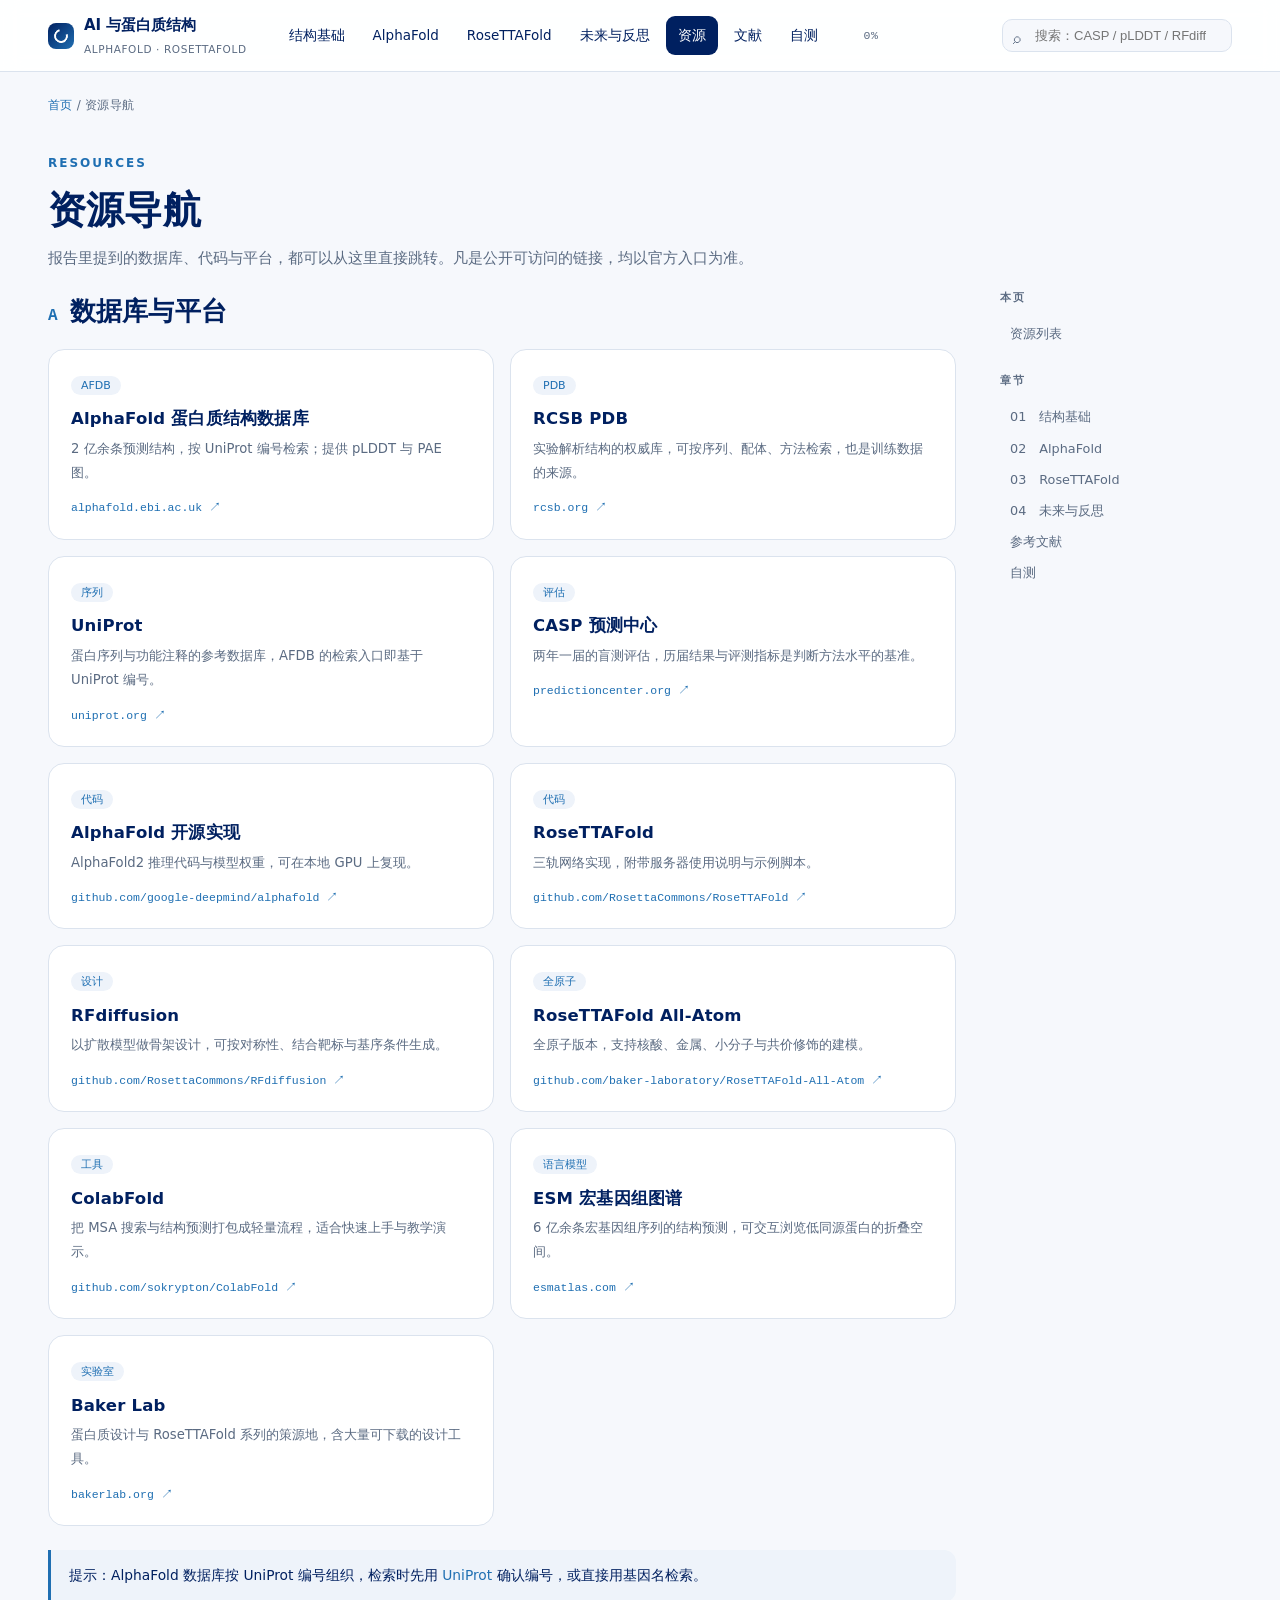
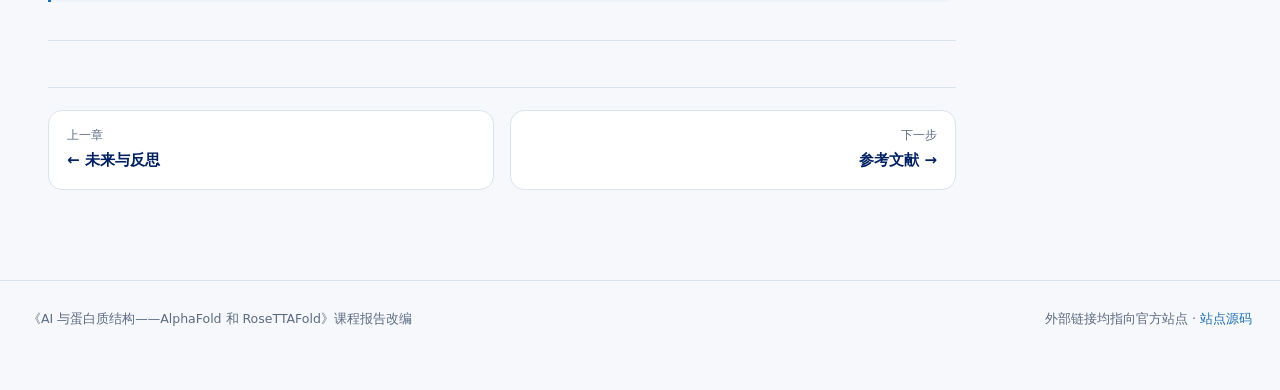
<file: resources.html>
<!DOCTYPE html>
<html lang="zh-CN">
<head>
<meta charset="utf-8">
<meta name="viewport" content="width=device-width, initial-scale=1">
<title>资源导航 · AI 与蛋白质结构</title>
<link rel="stylesheet" href="assets/css/site.css">
</head>
<body>
<div id="progress"></div>
<header class="top">
  <div class="bar">
    <a class="logo" href="index.html"><i></i><span>AI 与蛋白质结构<small>ALPHAFOLD · ROSETTAFOLD</small></span></a>
    <nav class="main">
      <a href="ch1.html">结构基础</a>
      <a href="ch2.html">AlphaFold</a>
      <a href="ch3.html">RoseTTAFold</a>
      <a href="ch4.html">未来与反思</a>
      <a href="resources.html">资源</a>
      <a href="references.html">文献</a>
      <a href="quiz.html">自测</a>
    </nav>
    <button id="menuBtn" aria-label="展开目录" aria-expanded="false">☰</button>
    <span class="pct" id="pct">0%</span>
    <div class="searchwrap">
      <input id="q" type="search" placeholder="搜索：CASP / pLDDT / RFdiffusion" aria-label="站内搜索">
      <div id="hits"></div>
    </div>
  </div>
</header>

<main>
  <div class="crumb"><a href="index.html">首页</a> / 资源导航</div>
  <div class="page-head">
    <div class="kicker">RESOURCES</div>
    <h1>资源导航</h1>
    <p>报告里提到的数据库、代码与平台，都可以从这里直接跳转。凡是公开可访问的链接，均以官方入口为准。</p>
  </div>

  <div class="layout">
    <article>
      <section class="sec" id="data" style="padding-top:6px">
        <h2><span class="num">A</span>数据库与平台</h2>
        <div class="res-grid">
      <a class="res reveal" href="https://alphafold.ebi.ac.uk/" target="_blank" rel="noopener">
        <span class="tag">AFDB</span>
        <h3>AlphaFold 蛋白质结构数据库</h3>
        <p>2 亿余条预测结构，按 UniProt 编号检索；提供 pLDDT 与 PAE 图。</p>
        <span class="link">alphafold.ebi.ac.uk ↗</span>
      </a>
      <a class="res reveal" href="https://www.rcsb.org/" target="_blank" rel="noopener">
        <span class="tag">PDB</span>
        <h3>RCSB PDB</h3>
        <p>实验解析结构的权威库，可按序列、配体、方法检索，也是训练数据的来源。</p>
        <span class="link">rcsb.org ↗</span>
      </a>
      <a class="res reveal" href="https://www.uniprot.org/" target="_blank" rel="noopener">
        <span class="tag">序列</span>
        <h3>UniProt</h3>
        <p>蛋白序列与功能注释的参考数据库，AFDB 的检索入口即基于 UniProt 编号。</p>
        <span class="link">uniprot.org ↗</span>
      </a>
      <a class="res reveal" href="https://predictioncenter.org/" target="_blank" rel="noopener">
        <span class="tag">评估</span>
        <h3>CASP 预测中心</h3>
        <p>两年一届的盲测评估，历届结果与评测指标是判断方法水平的基准。</p>
        <span class="link">predictioncenter.org ↗</span>
      </a>
      <a class="res reveal" href="https://github.com/google-deepmind/alphafold" target="_blank" rel="noopener">
        <span class="tag">代码</span>
        <h3>AlphaFold 开源实现</h3>
        <p>AlphaFold2 推理代码与模型权重，可在本地 GPU 上复现。</p>
        <span class="link">github.com/google-deepmind/alphafold ↗</span>
      </a>
      <a class="res reveal" href="https://github.com/RosettaCommons/RoseTTAFold" target="_blank" rel="noopener">
        <span class="tag">代码</span>
        <h3>RoseTTAFold</h3>
        <p>三轨网络实现，附带服务器使用说明与示例脚本。</p>
        <span class="link">github.com/RosettaCommons/RoseTTAFold ↗</span>
      </a>
      <a class="res reveal" href="https://github.com/RosettaCommons/RFdiffusion" target="_blank" rel="noopener">
        <span class="tag">设计</span>
        <h3>RFdiffusion</h3>
        <p>以扩散模型做骨架设计，可按对称性、结合靶标与基序条件生成。</p>
        <span class="link">github.com/RosettaCommons/RFdiffusion ↗</span>
      </a>
      <a class="res reveal" href="https://github.com/baker-laboratory/RoseTTAFold-All-Atom" target="_blank" rel="noopener">
        <span class="tag">全原子</span>
        <h3>RoseTTAFold All-Atom</h3>
        <p>全原子版本，支持核酸、金属、小分子与共价修饰的建模。</p>
        <span class="link">github.com/baker-laboratory/RoseTTAFold-All-Atom ↗</span>
      </a>
      <a class="res reveal" href="https://github.com/sokrypton/ColabFold" target="_blank" rel="noopener">
        <span class="tag">工具</span>
        <h3>ColabFold</h3>
        <p>把 MSA 搜索与结构预测打包成轻量流程，适合快速上手与教学演示。</p>
        <span class="link">github.com/sokrypton/ColabFold ↗</span>
      </a>
      <a class="res reveal" href="https://esmatlas.com/" target="_blank" rel="noopener">
        <span class="tag">语言模型</span>
        <h3>ESM 宏基因组图谱</h3>
        <p>6 亿余条宏基因组序列的结构预测，可交互浏览低同源蛋白的折叠空间。</p>
        <span class="link">esmatlas.com ↗</span>
      </a>
      <a class="res reveal" href="https://www.bakerlab.org/" target="_blank" rel="noopener">
        <span class="tag">实验室</span>
        <h3>Baker Lab</h3>
        <p>蛋白质设计与 RoseTTAFold 系列的策源地，含大量可下载的设计工具。</p>
        <span class="link">bakerlab.org ↗</span>
      </a>
        </div>
        <div class="note" style="margin-top:24px">提示：AlphaFold 数据库按 UniProt 编号组织，检索时先用 <a href="https://www.uniprot.org/" target="_blank" rel="noopener">UniProt</a> 确认编号，或直接用基因名检索。</div>
      </section>

      <div class="pager">
        <a href="ch4.html"><small>上一章</small><b>← 未来与反思</b></a>
        <a class="next" href="references.html"><small>下一步</small><b>参考文献 →</b></a>
      </div>
    </article>

    <aside class="rail">
      <h5>本页</h5>
      <a href="#data">资源列表</a>
      <h5 style="margin-top:22px">章节</h5>
      <a href="ch1.html">01　结构基础</a>
      <a href="ch2.html">02　AlphaFold</a>
      <a href="ch3.html">03　RoseTTAFold</a>
      <a href="ch4.html">04　未来与反思</a>
      <a href="references.html">参考文献</a>
      <a href="quiz.html">自测</a>
    </aside>
  </div>
</main>

<footer class="site">
  <div class="in">
    <span>《AI 与蛋白质结构——AlphaFold 和 RoseTTAFold》课程报告改编</span>
    <span>外部链接均指向官方站点 · <a href="https://github.com/FYC090118/heptagonalpha.github.io" target="_blank" rel="noopener">站点源码</a></span>
  </div>
</footer>
<script src="assets/js/core.js"></script>
<script src="assets/js/widgets.js"></script>
</body>
</html>
</file>
<file: alphafold/assets/css/site.css>
:root{
  --navy:#002060; --ink:#16233a; --body:#33415c; --muted:#5b6b82;
  --blue:#1f6fb2; --blue-2:#2a86cf; --teal:#117f86; --amber:#c9801d;
  --line:#dbe3ee; --bg:#f6f8fc; --card:#fff; --soft:#eef3fa;
  --mono:"Cascadia Mono","Consolas",monospace;
  --shadow:0 10px 30px rgba(0,32,96,.08);
}
*{box-sizing:border-box}
html{scroll-behavior:smooth}
body{
  margin:0;background:var(--bg);color:var(--body);
  font:15.5px/1.85 "Microsoft YaHei","PingFang SC","Hiragino Sans GB",system-ui,sans-serif;
  -webkit-font-smoothing:antialiased;overflow-x:hidden;
}
a{color:var(--blue);text-decoration:none}
a:hover{text-decoration:underline}
h1,h2,h3,h4{color:var(--navy);margin:0;font-weight:700;letter-spacing:.2px;line-height:1.35}
p{margin:.6em 0}
sup.cite{color:var(--muted);font-size:.68em;vertical-align:super}
img{max-width:100%}

/* ---------------- 顶栏 ---------------- */
#progress{position:fixed;top:0;left:0;height:3px;width:0;background:linear-gradient(90deg,var(--blue),var(--amber));z-index:80;transition:width .08s linear}
header.top{
  position:sticky;top:0;z-index:70;background:rgba(255,255,255,.9);backdrop-filter:blur(10px);
  border-bottom:1px solid var(--line);
}
header.top .bar{
  max-width:1240px;margin:0 auto;padding:12px 28px;display:flex;align-items:center;gap:22px;
}
.logo{display:flex;align-items:center;gap:10px;font-weight:800;color:var(--navy);font-size:15px;white-space:nowrap}
.logo i{
  width:26px;height:26px;border-radius:8px;display:inline-block;
  background:linear-gradient(135deg,var(--navy),var(--blue));position:relative;
}
.logo i:after{content:"";position:absolute;inset:6px;border:2px solid #fff;border-radius:50%;border-top-color:transparent;transform:rotate(30deg)}
.logo small{display:block;font-weight:400;font-size:10.5px;color:var(--muted);letter-spacing:.6px}
header.top nav.main{display:flex;gap:4px;margin-left:8px;flex-wrap:wrap}
header.top nav.main a{
  padding:7px 12px;border-radius:9px;font-size:13.5px;color:var(--navy);white-space:nowrap;
}
header.top nav.main a:hover{background:var(--soft);text-decoration:none}
header.top nav.main a.on{background:var(--navy);color:#fff}
.searchwrap{margin-left:auto;position:relative}
.searchwrap input{
  width:230px;padding:8px 12px 8px 32px;border:1px solid var(--line);border-radius:10px;
  font-size:13px;background:var(--bg);outline:none;color:var(--ink);transition:.2s;
}
.searchwrap input:focus{width:300px;border-color:var(--blue);background:#fff;box-shadow:0 4px 16px rgba(31,111,178,.12)}
.searchwrap:before{content:"⌕";position:absolute;left:11px;top:6px;color:var(--muted);font-size:15px}
#hits{
  position:absolute;right:0;top:44px;width:420px;max-height:60vh;overflow:auto;background:#fff;
  border:1px solid var(--line);border-radius:14px;box-shadow:var(--shadow);padding:8px;display:none;
}
#hits.show{display:block}
#hits a{display:block;padding:9px 12px;border-radius:9px;color:var(--ink);font-size:13px}
#hits a:hover{background:var(--soft);text-decoration:none}
#hits a b{color:var(--navy);display:block;font-size:13.5px}
#hits a span{color:var(--muted);font-size:12px}
#hits .none{padding:12px;color:var(--muted);font-size:13px}

/* ---------------- 版心 ---------------- */
main{max-width:1240px;margin:0 auto;padding:0 28px 90px}
.crumb{font-size:12px;color:var(--muted);padding:22px 0 6px;letter-spacing:.3px}
.crumb b{color:var(--navy)}

/* ---------------- 首页 hero ---------------- */
.hero{
  position:relative;padding:44px 0 54px;border-bottom:1px solid var(--line);overflow:hidden;
}
.hero .glow{
  position:absolute;width:620px;height:620px;border-radius:50%;right:-160px;top:-220px;
  background:radial-gradient(circle at center,rgba(31,111,178,.16),rgba(31,111,178,0) 62%);
  pointer-events:none;
}
.hero .kicker{font-size:12px;letter-spacing:3px;color:var(--blue);font-weight:800}
.hero h1{font-size:52px;line-height:1.12;margin:14px 0 8px;letter-spacing:-.5px}
.hero h2{font-size:22px;color:var(--blue);font-weight:500}
.hero p.lead{font-size:16.5px;color:var(--muted);max-width:720px;margin-top:18px}
.hero .cta{display:flex;gap:12px;margin-top:26px;flex-wrap:wrap}
.btn{
  display:inline-flex;align-items:center;gap:8px;border:1px solid var(--line);background:#fff;color:var(--navy);
  border-radius:10px;padding:10px 16px;font-size:13.5px;cursor:pointer;transition:.18s;font-family:inherit;
}
.btn:hover{border-color:var(--blue);color:var(--blue);transform:translateY(-1px);text-decoration:none}
.btn.primary{background:var(--navy);border-color:var(--navy);color:#fff;box-shadow:0 8px 20px rgba(0,32,96,.18)}
.btn.primary:hover{background:#0a3070;color:#fff}
.btn.ghost{background:transparent}
.facts{display:grid;grid-template-columns:repeat(4,1fr);gap:16px;margin-top:34px}
.fact{background:#fff;border:1px solid var(--line);border-radius:14px;padding:16px 18px;transition:.2s}
.fact:hover{transform:translateY(-3px);box-shadow:var(--shadow)}
.fact b{display:block;font-size:28px;color:var(--navy);line-height:1.15;font-family:var(--mono)}
.fact span{font-size:12px;color:var(--muted);display:block;margin-top:4px}

/* ---------------- 章节卡片 ---------------- */
.cards{display:grid;grid-template-columns:repeat(2,1fr);gap:20px;margin-top:34px}
.card-link{
  position:relative;background:#fff;border:1px solid var(--line);border-radius:18px;padding:26px 26px 22px;
  display:block;color:inherit;transition:.22s;overflow:hidden;
}
.card-link:hover{transform:translateY(-4px);box-shadow:var(--shadow);border-color:#c6d7ea;text-decoration:none}
.card-link .n{
  font-family:var(--mono);font-size:13px;color:var(--blue);font-weight:700;letter-spacing:1px;
}
.card-link h3{font-size:21px;margin:6px 0 8px}
.card-link p{color:var(--muted);font-size:13.5px;margin:0}
.card-link .go{position:absolute;right:22px;bottom:20px;color:var(--blue);font-size:13px;opacity:0;transform:translateX(-6px);transition:.22s}
.card-link:hover .go{opacity:1;transform:none}
.card-link:after{
  content:"";position:absolute;right:-40px;top:-40px;width:130px;height:130px;border-radius:50%;
  background:radial-gradient(circle,rgba(31,111,178,.10),transparent 70%);
}

/* ---------------- 内容页 ---------------- */
.page-head{padding:30px 0 6px}
.page-head .kicker{font-size:12px;letter-spacing:2px;color:var(--blue);font-weight:800}
.page-head h1{font-size:38px;margin:10px 0 8px}
.page-head p{color:var(--muted);max-width:820px;font-size:15px}
.layout{display:grid;grid-template-columns:minmax(0,1fr) 232px;gap:44px;align-items:start}
article{min-width:0}
section.sec{padding:34px 0 18px;border-bottom:1px solid var(--line);scroll-margin-top:80px}
section.sec:last-child{border-bottom:0}
section.sec h2{font-size:26px;display:flex;align-items:baseline;gap:12px;margin-bottom:6px}
section.sec h2 .num{font-family:var(--mono);font-size:16px;color:var(--blue);font-weight:700}
section.sec .sub{color:var(--muted);font-size:14px;margin-bottom:16px}
h3.sub{font-size:17px;margin:28px 0 8px;padding-left:11px;border-left:3px solid var(--amber);scroll-margin-top:84px}

/* 右侧小节导航 */
.rail{position:sticky;top:86px}
.rail h5{font-size:11px;letter-spacing:1.6px;color:var(--muted);margin:0 0 10px;font-weight:700}
.rail a{
  display:block;font-size:12.8px;color:var(--muted);padding:6px 10px;border-left:2px solid transparent;
  margin-left:-2px;transition:.15s;line-height:1.5;
}
.rail a:hover{color:var(--navy);text-decoration:none}
.rail a.on{color:var(--blue);border-left-color:var(--blue);font-weight:600;background:linear-gradient(90deg,var(--soft),transparent)}

/* ---------------- 通用块 ---------------- */
.grid2{display:grid;grid-template-columns:1fr 1fr;gap:26px;align-items:start}
.grid2.narrow{grid-template-columns:1.06fr .94fr}
.grid3{display:grid;grid-template-columns:repeat(3,1fr);gap:16px}
figure{margin:0}
figure .frame{background:#fff;border:1px solid var(--line);border-radius:14px;padding:8px}
figure img{width:100%;display:block;border-radius:8px}
figcaption{font-size:11.5px;color:var(--muted);margin-top:8px;line-height:1.6}
figcaption b{color:var(--navy)}
.card{background:#fff;border:1px solid var(--line);border-radius:14px;padding:18px 20px}
.card h4{font-size:15px;margin-bottom:6px}
.card p{font-size:13.5px;margin:.35em 0}
ul.clean{margin:8px 0;padding-left:1.15em}
ul.clean li{margin:7px 0;font-size:14.2px}
.key{font-weight:700;color:var(--navy)}
.note{background:var(--soft);border-left:3px solid var(--blue);border-radius:0 12px 12px 0;padding:13px 18px;font-size:13.8px;color:var(--navy);margin:20px 0}
.warn{background:#fdf6e8;border-left-color:var(--amber);color:#7a5311}
.pill{display:inline-block;font-size:11.5px;padding:3px 10px;border-radius:999px;background:var(--soft);color:var(--blue);margin-right:6px}

/* 标签页 */
.tabs{display:flex;gap:8px;margin:18px 0 14px;flex-wrap:wrap}
.tab{padding:9px 16px;border-radius:999px;border:1px solid var(--line);background:#fff;cursor:pointer;font-size:13.5px;color:var(--navy);transition:.15s;font-family:inherit}
.tab:hover{border-color:var(--blue)}
.tab.on{background:var(--navy);color:#fff;border-color:var(--navy)}
.panel{display:none}
.panel.on{display:block;animation:fade .28s ease}
@keyframes fade{from{opacity:0;transform:translateY(5px)}to{opacity:1;transform:none}}

/* 表格 */
.tablewrap{background:#fff;border:1px solid var(--line);border-radius:14px;overflow:auto}
table.cmp{width:100%;border-collapse:collapse;font-size:13.5px;min-width:620px}
table.cmp th{background:var(--navy);color:#fff;text-align:left;padding:12px 13px;font-weight:600;font-size:13px;white-space:nowrap}
table.cmp td{padding:12px 13px;border-bottom:1px solid var(--line);vertical-align:top}
table.cmp tr:last-child td{border-bottom:0}
table.cmp tr:hover td{background:var(--soft)}
table.cmp td:first-child{font-weight:700;color:var(--navy);white-space:nowrap}

/* 时间轴 */
.timeline{position:relative;margin:22px 0 6px;padding-left:26px}
.timeline:before{content:"";position:absolute;left:8px;top:8px;bottom:8px;width:2px;background:linear-gradient(var(--blue),var(--amber))}
.tl-item{position:relative;padding:8px 0;cursor:pointer;transition:.15s}
.tl-item:before{content:"";position:absolute;left:-24px;top:16px;width:11px;height:11px;border-radius:50%;background:#fff;border:2px solid var(--blue);transition:.15s}
.tl-item:hover:before{border-color:var(--amber)}
.tl-item.on:before{background:var(--amber);border-color:var(--amber);box-shadow:0 0 0 4px rgba(201,128,29,.16)}
.tl-item b{color:var(--navy);font-size:14px;margin-right:10px;font-family:var(--mono)}
.tl-item span{color:var(--muted);font-size:13.4px}
.tl-item.on span{color:var(--navy)}
.tl-body{background:#fff;border:1px solid var(--line);border-radius:14px;padding:20px 22px;font-size:13.8px;min-height:190px}
.tl-body h4{margin-bottom:8px}
.tl-body p{color:var(--body)}
.tl-body .yr{font-family:var(--mono);color:var(--blue);font-weight:700}

/* SVG 三轨图 */
.track-svg{width:100%;height:auto;background:#fff;border:1px solid var(--line);border-radius:14px}
.track-svg .box{cursor:pointer}
.track-svg .box rect{transition:.18s}
.track-svg .box:hover rect{stroke:var(--amber);stroke-width:2}
.track-svg .box.on rect{stroke:var(--amber);stroke-width:2.5;filter:drop-shadow(0 3px 8px rgba(201,128,29,.18))}
.track-svg text{font-family:inherit;font-size:12px;fill:var(--ink)}

/* 滑块 */
.slider-row{display:flex;align-items:center;gap:16px;margin:16px 0}
input[type=range]{-webkit-appearance:none;appearance:none;height:5px;border-radius:3px;outline:none;flex:1;
  background:linear-gradient(90deg,var(--blue),var(--teal));}
input[type=range]::-webkit-slider-thumb{-webkit-appearance:none;width:20px;height:20px;border-radius:50%;background:#fff;border:5px solid var(--blue);box-shadow:0 2px 8px rgba(0,32,96,.25);cursor:pointer;transition:.15s}
input[type=range]::-webkit-slider-thumb:hover{transform:scale(1.08)}
output.val{font-family:var(--mono);font-size:14px;color:var(--navy);min-width:76px;text-align:right;font-weight:700}
canvas.demo{width:100%;background:#fff;border:1px solid var(--line);border-radius:14px;display:block}
.metric{display:flex;gap:20px;margin-top:12px;font-size:12.5px;color:var(--muted);flex-wrap:wrap}
.metric b{font-family:var(--mono);color:var(--navy);font-size:15px}
.pbar{height:16px;border-radius:9px;overflow:hidden;display:flex;background:#eef2f8;margin-top:10px}
.pbar i{height:100%;transition:width .25s ease,background .25s ease}
.badge{display:inline-block;padding:3px 10px;border-radius:999px;font-size:12px;font-weight:700;color:#fff}

/* 文献 */
.refs{display:grid;gap:10px}
.ref{background:#fff;border:1px solid var(--line);border-radius:12px;padding:13px 16px;font-size:13.2px;cursor:pointer;transition:.15s}
.ref:hover{border-color:#c6d7ea}
.ref .head{display:flex;gap:10px;align-items:flex-start}
.ref .no{font-family:var(--mono);color:var(--blue);font-weight:700;min-width:34px}
.ref .abs{display:none;margin:10px 0 0 44px;color:var(--body);font-size:12.6px;border-top:1px dashed var(--line);padding-top:10px}
.ref.open .abs{display:block}
.ref mark{background:#fff1c9;color:inherit;padding:0 1px}

/* 测验 */
.quiz .q{background:#fff;border:1px solid var(--line);border-radius:14px;padding:18px 20px;margin:14px 0}
.quiz .q h4{margin-bottom:12px;font-size:15px}
.opt{display:block;padding:10px 14px;border:1px solid var(--line);border-radius:10px;margin:8px 0;cursor:pointer;font-size:13.6px;transition:.15s}
.opt:hover{border-color:var(--blue);background:#fbfdff}
.opt.pick{border-color:var(--blue);background:var(--soft)}
.opt.right{border-color:#1d8a5a;background:#e9f7ef}
.opt.wrong{border-color:#c05050;background:#fdecec}
.q .fb{margin-top:10px;font-size:13px;color:var(--muted);display:none}
.q.done .fb{display:block}

/* 页脚翻页 */
.pager{display:flex;justify-content:space-between;gap:16px;margin-top:46px;border-top:1px solid var(--line);padding-top:22px}
.pager a{flex:1;background:#fff;border:1px solid var(--line);border-radius:14px;padding:14px 18px;transition:.2s}
.pager a:hover{border-color:var(--blue);box-shadow:var(--shadow);text-decoration:none}
.pager a small{display:block;font-size:11.5px;color:var(--muted)}
.pager a b{color:var(--navy);font-size:15px}
.pager .next{text-align:right}

footer.site{border-top:1px solid var(--line);padding:26px 28px 60px;color:var(--muted);font-size:12.5px}
footer.site .in{max-width:1240px;margin:0 auto;display:flex;justify-content:space-between;gap:20px;flex-wrap:wrap}

/* 滚动显现 */
body.js .reveal{opacity:0;transform:translateY(26px);transition:opacity .66s cubic-bezier(.22,.61,.36,1),transform .66s cubic-bezier(.22,.61,.36,1)}
body.js .reveal.in{opacity:1;transform:none}
@media (prefers-reduced-motion:reduce){
  body.js .reveal{opacity:1!important;transform:none!important;transition:none!important}
  html{scroll-behavior:auto}
}

/* 章节进度点 */
#dots{position:fixed;right:18px;top:50%;transform:translateY(-50%);display:flex;flex-direction:column;gap:11px;z-index:50}
#dots button{width:9px;height:9px;border-radius:50%;border:1px solid #b9c8dc;background:#fff;cursor:pointer;padding:0;transition:.2s}
#dots button.on{background:var(--amber);border-color:var(--amber);transform:scale(1.4)}
#dots button:hover{border-color:var(--blue)}

/* 响应式 */
@media (max-width:1100px){
  .layout{grid-template-columns:1fr}
  .rail{display:none}
  #dots{display:none}
}
@media (max-width:860px){
  header.top nav.main{display:none}
  .searchwrap input{width:160px}
  .searchwrap input:focus{width:200px}
  #hits{width:min(92vw,420px)}
  .hero h1{font-size:34px}
  .hero{padding:28px 0 36px}
  .facts{grid-template-columns:repeat(2,1fr)}
  .cards{grid-template-columns:1fr}
  .grid2,.grid2.narrow{grid-template-columns:1fr}
  .grid3{grid-template-columns:1fr}
  main{padding:0 18px 60px}
  header.top .bar{padding:10px 16px}
  .page-head h1{font-size:28px}
}
@media print{
  header.top,#progress,#dots,.rail,.pager,.searchwrap{display:none}
  .layout{display:block}
  .panel{display:block!important}
  .reveal{opacity:1!important;transform:none!important}
  body{background:#fff}
}

/* ---------------- 移动端菜单 / 回顶 / 进度百分比 ---------------- */
#menuBtn{display:none;border:1px solid var(--line);background:#fff;border-radius:10px;width:38px;height:38px;font-size:17px;color:var(--navy);cursor:pointer}
#menuBtn:hover{border-color:var(--blue);color:var(--blue)}
.pct{font-family:var(--mono);font-size:11.5px;color:var(--muted);margin-left:12px;letter-spacing:.5px}
#fab{
  position:fixed;right:22px;bottom:26px;width:44px;height:44px;border-radius:50%;border:1px solid var(--line);
  background:#fff;color:var(--navy);cursor:pointer;box-shadow:0 8px 22px rgba(0,32,96,.14);
  display:flex;align-items:center;justify-content:center;font-size:18px;opacity:0;pointer-events:none;
  transition:.22s;z-index:60;
}
#fab.show{opacity:1;pointer-events:auto}
#fab:hover{border-color:var(--blue);color:var(--blue);transform:translateY(-2px)}
@media (max-width:860px){
  #menuBtn{display:inline-flex;align-items:center;justify-content:center}
  header.top nav.main.open{
    display:flex;position:absolute;left:0;right:0;top:64px;background:#fff;border-bottom:1px solid var(--line);
    padding:10px 16px;box-shadow:0 12px 24px rgba(0,32,96,.08);flex-direction:column;gap:2px;
  }
  header.top nav.main.open a{padding:11px 12px;font-size:14.5px}
  header.top .bar{position:relative}
  .pct{display:none}
}

/* ---------------- 首页装饰图 ---------------- */
.hero-art{
  position:absolute;right:12px;top:34px;width:min(38vw,480px);height:auto;opacity:0;
  animation:artIn 1.1s .25s cubic-bezier(.22,.61,.36,1) forwards;
}
@keyframes artIn{from{opacity:0;transform:translateY(16px) scale(.98)}to{opacity:.96;transform:none}}
.hero-art .nodes circle{animation:pulse 3.2s ease-in-out infinite}
.hero-art .nodes circle:nth-child(2){animation-delay:.4s}
.hero-art .nodes circle:nth-child(3){animation-delay:.8s}
.hero-art .nodes circle:nth-child(4){animation-delay:1.2s}
.hero-art .nodes circle:nth-child(5){animation-delay:1.6s}
@keyframes pulse{0%,100%{opacity:.55;r:5}50%{opacity:1;r:7}}
@media (max-width:1100px){.hero-art{display:none}}
@media (prefers-reduced-motion:reduce){.hero-art{animation:none;opacity:.96}.hero-art .nodes circle{animation:none}}

/* 窄屏：搜索换行、菜单铺满 */
@media (max-width:640px){
  header.top .bar{flex-wrap:wrap;row-gap:8px}
  header.top .searchwrap{order:9;margin-left:0;width:100%}
  header.top .searchwrap input{width:100%}
  header.top .searchwrap input:focus{width:100%}
  #hits{left:0;right:0;width:100%}
  header.top nav.main.open{top:100%}
}

/* ---------------- 资源卡片 ---------------- */
.res-grid{display:grid;grid-template-columns:repeat(2,1fr);gap:16px;margin-top:20px}
.res{
  display:block;background:#fff;border:1px solid var(--line);border-radius:16px;padding:20px 22px;
  transition:.2s;color:inherit;position:relative;overflow:hidden;
}
.res:hover{transform:translateY(-3px);box-shadow:var(--shadow);border-color:#c6d7ea;text-decoration:none}
.res .tag{font-size:11px;color:var(--blue);background:var(--soft);border-radius:999px;padding:3px 10px}
.res h3{font-size:16.5px;margin:10px 0 6px}
.res p{font-size:13.2px;color:var(--muted);margin:0}
.res .link{display:block;margin-top:12px;font-family:var(--mono);font-size:11.5px;color:var(--blue)}
@media (max-width:860px){.res-grid{grid-template-columns:1fr}}

/* 文献链接 */
.ref-links{display:flex;gap:8px;flex-wrap:wrap;margin-top:9px}
.ref-links a{
  font-size:11.5px;color:var(--blue);border:1px solid var(--line);border-radius:999px;
  padding:2px 9px;background:#fff;transition:.15s;
}
.ref-links a:hover{border-color:var(--blue);background:var(--soft);text-decoration:none}

/* ---------------- 本章要点 ---------------- */
.takeaway{
  background:linear-gradient(135deg,#f3f7fd,#eef4fb);border:1px solid #d9e5f4;border-left:4px solid var(--blue);
  border-radius:0 16px 16px 0;padding:16px 22px;margin:6px 0 26px;
}
.takeaway b{display:block;font-size:13px;letter-spacing:1.4px;color:var(--blue);margin-bottom:8px}
.takeaway ul{margin:0;padding-left:1.1em}
.takeaway li{font-size:13.8px;color:var(--navy);margin:5px 0}
.takeaway li:before{content:"·";color:var(--amber);margin-right:4px}
</file>
<file: assets/css/site.css>
:root{
  --navy:#002060; --ink:#16233a; --body:#33415c; --muted:#5b6b82;
  --blue:#1f6fb2; --blue-2:#2a86cf; --teal:#117f86; --amber:#c9801d;
  --line:#dbe3ee; --bg:#f6f8fc; --card:#fff; --soft:#eef3fa;
  --mono:"Cascadia Mono","Consolas",monospace;
  --shadow:0 10px 30px rgba(0,32,96,.08);
}
*{box-sizing:border-box}
html{scroll-behavior:smooth}
body{
  margin:0;background:var(--bg);color:var(--body);
  font:15.5px/1.85 "Microsoft YaHei","PingFang SC","Hiragino Sans GB",system-ui,sans-serif;
  -webkit-font-smoothing:antialiased;overflow-x:hidden;
}
a{color:var(--blue);text-decoration:none}
a:hover{text-decoration:underline}
h1,h2,h3,h4{color:var(--navy);margin:0;font-weight:700;letter-spacing:.2px;line-height:1.35}
p{margin:.6em 0}
sup.cite{color:var(--muted);font-size:.68em;vertical-align:super}
img{max-width:100%}

/* ---------------- 顶栏 ---------------- */
#progress{position:fixed;top:0;left:0;height:3px;width:0;background:linear-gradient(90deg,var(--blue),var(--amber));z-index:80;transition:width .08s linear}
header.top{
  position:sticky;top:0;z-index:70;background:rgba(255,255,255,.9);backdrop-filter:blur(10px);
  border-bottom:1px solid var(--line);
}
header.top .bar{
  max-width:1240px;margin:0 auto;padding:12px 28px;display:flex;align-items:center;gap:22px;
}
.logo{display:flex;align-items:center;gap:10px;font-weight:800;color:var(--navy);font-size:15px;white-space:nowrap}
.logo i{
  width:26px;height:26px;border-radius:8px;display:inline-block;
  background:linear-gradient(135deg,var(--navy),var(--blue));position:relative;
}
.logo i:after{content:"";position:absolute;inset:6px;border:2px solid #fff;border-radius:50%;border-top-color:transparent;transform:rotate(30deg)}
.logo small{display:block;font-weight:400;font-size:10.5px;color:var(--muted);letter-spacing:.6px}
header.top nav.main{display:flex;gap:4px;margin-left:8px;flex-wrap:wrap}
header.top nav.main a{
  padding:7px 12px;border-radius:9px;font-size:13.5px;color:var(--navy);white-space:nowrap;
}
header.top nav.main a:hover{background:var(--soft);text-decoration:none}
header.top nav.main a.on{background:var(--navy);color:#fff}
.searchwrap{margin-left:auto;position:relative}
.searchwrap input{
  width:230px;padding:8px 12px 8px 32px;border:1px solid var(--line);border-radius:10px;
  font-size:13px;background:var(--bg);outline:none;color:var(--ink);transition:.2s;
}
.searchwrap input:focus{width:300px;border-color:var(--blue);background:#fff;box-shadow:0 4px 16px rgba(31,111,178,.12)}
.searchwrap:before{content:"⌕";position:absolute;left:11px;top:6px;color:var(--muted);font-size:15px}
#hits{
  position:absolute;right:0;top:44px;width:420px;max-height:60vh;overflow:auto;background:#fff;
  border:1px solid var(--line);border-radius:14px;box-shadow:var(--shadow);padding:8px;display:none;
}
#hits.show{display:block}
#hits a{display:block;padding:9px 12px;border-radius:9px;color:var(--ink);font-size:13px}
#hits a:hover{background:var(--soft);text-decoration:none}
#hits a b{color:var(--navy);display:block;font-size:13.5px}
#hits a span{color:var(--muted);font-size:12px}
#hits .none{padding:12px;color:var(--muted);font-size:13px}

/* ---------------- 版心 ---------------- */
main{max-width:1240px;margin:0 auto;padding:0 28px 90px}
.crumb{font-size:12px;color:var(--muted);padding:22px 0 6px;letter-spacing:.3px}
.crumb b{color:var(--navy)}

/* ---------------- 首页 hero ---------------- */
.hero{
  position:relative;padding:44px 0 54px;border-bottom:1px solid var(--line);overflow:hidden;
}
.hero .glow{
  position:absolute;width:620px;height:620px;border-radius:50%;right:-160px;top:-220px;
  background:radial-gradient(circle at center,rgba(31,111,178,.16),rgba(31,111,178,0) 62%);
  pointer-events:none;
}
.hero .kicker{font-size:12px;letter-spacing:3px;color:var(--blue);font-weight:800}
.hero h1{font-size:52px;line-height:1.12;margin:14px 0 8px;letter-spacing:-.5px}
.hero h2{font-size:22px;color:var(--blue);font-weight:500}
.hero p.lead{font-size:16.5px;color:var(--muted);max-width:720px;margin-top:18px}
.hero .cta{display:flex;gap:12px;margin-top:26px;flex-wrap:wrap}
.btn{
  display:inline-flex;align-items:center;gap:8px;border:1px solid var(--line);background:#fff;color:var(--navy);
  border-radius:10px;padding:10px 16px;font-size:13.5px;cursor:pointer;transition:.18s;font-family:inherit;
}
.btn:hover{border-color:var(--blue);color:var(--blue);transform:translateY(-1px);text-decoration:none}
.btn.primary{background:var(--navy);border-color:var(--navy);color:#fff;box-shadow:0 8px 20px rgba(0,32,96,.18)}
.btn.primary:hover{background:#0a3070;color:#fff}
.btn.ghost{background:transparent}
.facts{display:grid;grid-template-columns:repeat(4,1fr);gap:16px;margin-top:34px}
.fact{background:#fff;border:1px solid var(--line);border-radius:14px;padding:16px 18px;transition:.2s}
.fact:hover{transform:translateY(-3px);box-shadow:var(--shadow)}
.fact b{display:block;font-size:28px;color:var(--navy);line-height:1.15;font-family:var(--mono)}
.fact span{font-size:12px;color:var(--muted);display:block;margin-top:4px}

/* ---------------- 章节卡片 ---------------- */
.cards{display:grid;grid-template-columns:repeat(2,1fr);gap:20px;margin-top:34px}
.card-link{
  position:relative;background:#fff;border:1px solid var(--line);border-radius:18px;padding:26px 26px 22px;
  display:block;color:inherit;transition:.22s;overflow:hidden;
}
.card-link:hover{transform:translateY(-4px);box-shadow:var(--shadow);border-color:#c6d7ea;text-decoration:none}
.card-link .n{
  font-family:var(--mono);font-size:13px;color:var(--blue);font-weight:700;letter-spacing:1px;
}
.card-link h3{font-size:21px;margin:6px 0 8px}
.card-link p{color:var(--muted);font-size:13.5px;margin:0}
.card-link .go{position:absolute;right:22px;bottom:20px;color:var(--blue);font-size:13px;opacity:0;transform:translateX(-6px);transition:.22s}
.card-link:hover .go{opacity:1;transform:none}
.card-link:after{
  content:"";position:absolute;right:-40px;top:-40px;width:130px;height:130px;border-radius:50%;
  background:radial-gradient(circle,rgba(31,111,178,.10),transparent 70%);
}

/* ---------------- 内容页 ---------------- */
.page-head{padding:30px 0 6px}
.page-head .kicker{font-size:12px;letter-spacing:2px;color:var(--blue);font-weight:800}
.page-head h1{font-size:38px;margin:10px 0 8px}
.page-head p{color:var(--muted);max-width:820px;font-size:15px}
.layout{display:grid;grid-template-columns:minmax(0,1fr) 232px;gap:44px;align-items:start}
article{min-width:0}
section.sec{padding:34px 0 18px;border-bottom:1px solid var(--line);scroll-margin-top:80px}
section.sec:last-child{border-bottom:0}
section.sec h2{font-size:26px;display:flex;align-items:baseline;gap:12px;margin-bottom:6px}
section.sec h2 .num{font-family:var(--mono);font-size:16px;color:var(--blue);font-weight:700}
section.sec .sub{color:var(--muted);font-size:14px;margin-bottom:16px}
h3.sub{font-size:17px;margin:28px 0 8px;padding-left:11px;border-left:3px solid var(--amber);scroll-margin-top:84px}

/* 右侧小节导航 */
.rail{position:sticky;top:86px}
.rail h5{font-size:11px;letter-spacing:1.6px;color:var(--muted);margin:0 0 10px;font-weight:700}
.rail a{
  display:block;font-size:12.8px;color:var(--muted);padding:6px 10px;border-left:2px solid transparent;
  margin-left:-2px;transition:.15s;line-height:1.5;
}
.rail a:hover{color:var(--navy);text-decoration:none}
.rail a.on{color:var(--blue);border-left-color:var(--blue);font-weight:600;background:linear-gradient(90deg,var(--soft),transparent)}

/* ---------------- 通用块 ---------------- */
.grid2{display:grid;grid-template-columns:1fr 1fr;gap:26px;align-items:start}
.grid2.narrow{grid-template-columns:1.06fr .94fr}
.grid3{display:grid;grid-template-columns:repeat(3,1fr);gap:16px}
figure{margin:0}
figure .frame{background:#fff;border:1px solid var(--line);border-radius:14px;padding:8px}
figure img{width:100%;display:block;border-radius:8px}
figcaption{font-size:11.5px;color:var(--muted);margin-top:8px;line-height:1.6}
figcaption b{color:var(--navy)}
.card{background:#fff;border:1px solid var(--line);border-radius:14px;padding:18px 20px}
.card h4{font-size:15px;margin-bottom:6px}
.card p{font-size:13.5px;margin:.35em 0}
ul.clean{margin:8px 0;padding-left:1.15em}
ul.clean li{margin:7px 0;font-size:14.2px}
.key{font-weight:700;color:var(--navy)}
.note{background:var(--soft);border-left:3px solid var(--blue);border-radius:0 12px 12px 0;padding:13px 18px;font-size:13.8px;color:var(--navy);margin:20px 0}
.warn{background:#fdf6e8;border-left-color:var(--amber);color:#7a5311}
.pill{display:inline-block;font-size:11.5px;padding:3px 10px;border-radius:999px;background:var(--soft);color:var(--blue);margin-right:6px}

/* 标签页 */
.tabs{display:flex;gap:8px;margin:18px 0 14px;flex-wrap:wrap}
.tab{padding:9px 16px;border-radius:999px;border:1px solid var(--line);background:#fff;cursor:pointer;font-size:13.5px;color:var(--navy);transition:.15s;font-family:inherit}
.tab:hover{border-color:var(--blue)}
.tab.on{background:var(--navy);color:#fff;border-color:var(--navy)}
.panel{display:none}
.panel.on{display:block;animation:fade .28s ease}
@keyframes fade{from{opacity:0;transform:translateY(5px)}to{opacity:1;transform:none}}

/* 表格 */
.tablewrap{background:#fff;border:1px solid var(--line);border-radius:14px;overflow:auto}
table.cmp{width:100%;border-collapse:collapse;font-size:13.5px;min-width:620px}
table.cmp th{background:var(--navy);color:#fff;text-align:left;padding:12px 13px;font-weight:600;font-size:13px;white-space:nowrap}
table.cmp td{padding:12px 13px;border-bottom:1px solid var(--line);vertical-align:top}
table.cmp tr:last-child td{border-bottom:0}
table.cmp tr:hover td{background:var(--soft)}
table.cmp td:first-child{font-weight:700;color:var(--navy);white-space:nowrap}

/* 时间轴 */
.timeline{position:relative;margin:22px 0 6px;padding-left:26px}
.timeline:before{content:"";position:absolute;left:8px;top:8px;bottom:8px;width:2px;background:linear-gradient(var(--blue),var(--amber))}
.tl-item{position:relative;padding:8px 0;cursor:pointer;transition:.15s}
.tl-item:before{content:"";position:absolute;left:-24px;top:16px;width:11px;height:11px;border-radius:50%;background:#fff;border:2px solid var(--blue);transition:.15s}
.tl-item:hover:before{border-color:var(--amber)}
.tl-item.on:before{background:var(--amber);border-color:var(--amber);box-shadow:0 0 0 4px rgba(201,128,29,.16)}
.tl-item b{color:var(--navy);font-size:14px;margin-right:10px;font-family:var(--mono)}
.tl-item span{color:var(--muted);font-size:13.4px}
.tl-item.on span{color:var(--navy)}
.tl-body{background:#fff;border:1px solid var(--line);border-radius:14px;padding:20px 22px;font-size:13.8px;min-height:190px}
.tl-body h4{margin-bottom:8px}
.tl-body p{color:var(--body)}
.tl-body .yr{font-family:var(--mono);color:var(--blue);font-weight:700}

/* SVG 三轨图 */
.track-svg{width:100%;height:auto;background:#fff;border:1px solid var(--line);border-radius:14px}
.track-svg .box{cursor:pointer}
.track-svg .box rect{transition:.18s}
.track-svg .box:hover rect{stroke:var(--amber);stroke-width:2}
.track-svg .box.on rect{stroke:var(--amber);stroke-width:2.5;filter:drop-shadow(0 3px 8px rgba(201,128,29,.18))}
.track-svg text{font-family:inherit;font-size:12px;fill:var(--ink)}

/* 滑块 */
.slider-row{display:flex;align-items:center;gap:16px;margin:16px 0}
input[type=range]{-webkit-appearance:none;appearance:none;height:5px;border-radius:3px;outline:none;flex:1;
  background:linear-gradient(90deg,var(--blue),var(--teal));}
input[type=range]::-webkit-slider-thumb{-webkit-appearance:none;width:20px;height:20px;border-radius:50%;background:#fff;border:5px solid var(--blue);box-shadow:0 2px 8px rgba(0,32,96,.25);cursor:pointer;transition:.15s}
input[type=range]::-webkit-slider-thumb:hover{transform:scale(1.08)}
output.val{font-family:var(--mono);font-size:14px;color:var(--navy);min-width:76px;text-align:right;font-weight:700}
canvas.demo{width:100%;background:#fff;border:1px solid var(--line);border-radius:14px;display:block}
.metric{display:flex;gap:20px;margin-top:12px;font-size:12.5px;color:var(--muted);flex-wrap:wrap}
.metric b{font-family:var(--mono);color:var(--navy);font-size:15px}
.pbar{height:16px;border-radius:9px;overflow:hidden;display:flex;background:#eef2f8;margin-top:10px}
.pbar i{height:100%;transition:width .25s ease,background .25s ease}
.badge{display:inline-block;padding:3px 10px;border-radius:999px;font-size:12px;font-weight:700;color:#fff}

/* 文献 */
.refs{display:grid;gap:10px}
.ref{background:#fff;border:1px solid var(--line);border-radius:12px;padding:13px 16px;font-size:13.2px;cursor:pointer;transition:.15s}
.ref:hover{border-color:#c6d7ea}
.ref .head{display:flex;gap:10px;align-items:flex-start}
.ref .no{font-family:var(--mono);color:var(--blue);font-weight:700;min-width:34px}
.ref .abs{display:none;margin:10px 0 0 44px;color:var(--body);font-size:12.6px;border-top:1px dashed var(--line);padding-top:10px}
.ref.open .abs{display:block}
.ref mark{background:#fff1c9;color:inherit;padding:0 1px}

/* 测验 */
.quiz .q{background:#fff;border:1px solid var(--line);border-radius:14px;padding:18px 20px;margin:14px 0}
.quiz .q h4{margin-bottom:12px;font-size:15px}
.opt{display:block;padding:10px 14px;border:1px solid var(--line);border-radius:10px;margin:8px 0;cursor:pointer;font-size:13.6px;transition:.15s}
.opt:hover{border-color:var(--blue);background:#fbfdff}
.opt.pick{border-color:var(--blue);background:var(--soft)}
.opt.right{border-color:#1d8a5a;background:#e9f7ef}
.opt.wrong{border-color:#c05050;background:#fdecec}
.q .fb{margin-top:10px;font-size:13px;color:var(--muted);display:none}
.q.done .fb{display:block}

/* 页脚翻页 */
.pager{display:flex;justify-content:space-between;gap:16px;margin-top:46px;border-top:1px solid var(--line);padding-top:22px}
.pager a{flex:1;background:#fff;border:1px solid var(--line);border-radius:14px;padding:14px 18px;transition:.2s}
.pager a:hover{border-color:var(--blue);box-shadow:var(--shadow);text-decoration:none}
.pager a small{display:block;font-size:11.5px;color:var(--muted)}
.pager a b{color:var(--navy);font-size:15px}
.pager .next{text-align:right}

footer.site{border-top:1px solid var(--line);padding:26px 28px 60px;color:var(--muted);font-size:12.5px}
footer.site .in{max-width:1240px;margin:0 auto;display:flex;justify-content:space-between;gap:20px;flex-wrap:wrap}

/* 滚动显现 */
body.js .reveal{opacity:0;transform:translateY(26px);transition:opacity .66s cubic-bezier(.22,.61,.36,1),transform .66s cubic-bezier(.22,.61,.36,1)}
body.js .reveal.in{opacity:1;transform:none}
@media (prefers-reduced-motion:reduce){
  body.js .reveal{opacity:1!important;transform:none!important;transition:none!important}
  html{scroll-behavior:auto}
}

/* 章节进度点 */
#dots{position:fixed;right:18px;top:50%;transform:translateY(-50%);display:flex;flex-direction:column;gap:11px;z-index:50}
#dots button{width:9px;height:9px;border-radius:50%;border:1px solid #b9c8dc;background:#fff;cursor:pointer;padding:0;transition:.2s}
#dots button.on{background:var(--amber);border-color:var(--amber);transform:scale(1.4)}
#dots button:hover{border-color:var(--blue)}

/* 响应式 */
@media (max-width:1100px){
  .layout{grid-template-columns:1fr}
  .rail{display:none}
  #dots{display:none}
}
@media (max-width:860px){
  header.top nav.main{display:none}
  .searchwrap input{width:160px}
  .searchwrap input:focus{width:200px}
  #hits{width:min(92vw,420px)}
  .hero h1{font-size:34px}
  .hero{padding:28px 0 36px}
  .facts{grid-template-columns:repeat(2,1fr)}
  .cards{grid-template-columns:1fr}
  .grid2,.grid2.narrow{grid-template-columns:1fr}
  .grid3{grid-template-columns:1fr}
  main{padding:0 18px 60px}
  header.top .bar{padding:10px 16px}
  .page-head h1{font-size:28px}
}
@media print{
  header.top,#progress,#dots,.rail,.pager,.searchwrap{display:none}
  .layout{display:block}
  .panel{display:block!important}
  .reveal{opacity:1!important;transform:none!important}
  body{background:#fff}
}

/* ---------------- 移动端菜单 / 回顶 / 进度百分比 ---------------- */
#menuBtn{display:none;border:1px solid var(--line);background:#fff;border-radius:10px;width:38px;height:38px;font-size:17px;color:var(--navy);cursor:pointer}
#menuBtn:hover{border-color:var(--blue);color:var(--blue)}
.pct{font-family:var(--mono);font-size:11.5px;color:var(--muted);margin-left:12px;letter-spacing:.5px}
#fab{
  position:fixed;right:22px;bottom:26px;width:44px;height:44px;border-radius:50%;border:1px solid var(--line);
  background:#fff;color:var(--navy);cursor:pointer;box-shadow:0 8px 22px rgba(0,32,96,.14);
  display:flex;align-items:center;justify-content:center;font-size:18px;opacity:0;pointer-events:none;
  transition:.22s;z-index:60;
}
#fab.show{opacity:1;pointer-events:auto}
#fab:hover{border-color:var(--blue);color:var(--blue);transform:translateY(-2px)}
@media (max-width:860px){
  #menuBtn{display:inline-flex;align-items:center;justify-content:center}
  header.top nav.main.open{
    display:flex;position:absolute;left:0;right:0;top:64px;background:#fff;border-bottom:1px solid var(--line);
    padding:10px 16px;box-shadow:0 12px 24px rgba(0,32,96,.08);flex-direction:column;gap:2px;
  }
  header.top nav.main.open a{padding:11px 12px;font-size:14.5px}
  header.top .bar{position:relative}
  .pct{display:none}
}

/* ---------------- 首页装饰图 ---------------- */
.hero-art{
  position:absolute;right:12px;top:34px;width:min(38vw,480px);height:auto;opacity:0;
  animation:artIn 1.1s .25s cubic-bezier(.22,.61,.36,1) forwards;
}
@keyframes artIn{from{opacity:0;transform:translateY(16px) scale(.98)}to{opacity:.96;transform:none}}
.hero-art .nodes circle{animation:pulse 3.2s ease-in-out infinite}
.hero-art .nodes circle:nth-child(2){animation-delay:.4s}
.hero-art .nodes circle:nth-child(3){animation-delay:.8s}
.hero-art .nodes circle:nth-child(4){animation-delay:1.2s}
.hero-art .nodes circle:nth-child(5){animation-delay:1.6s}
@keyframes pulse{0%,100%{opacity:.55;r:5}50%{opacity:1;r:7}}
@media (max-width:1100px){.hero-art{display:none}}
@media (prefers-reduced-motion:reduce){.hero-art{animation:none;opacity:.96}.hero-art .nodes circle{animation:none}}

/* 窄屏：搜索换行、菜单铺满 */
@media (max-width:640px){
  header.top .bar{flex-wrap:wrap;row-gap:8px}
  header.top .searchwrap{order:9;margin-left:0;width:100%}
  header.top .searchwrap input{width:100%}
  header.top .searchwrap input:focus{width:100%}
  #hits{left:0;right:0;width:100%}
  header.top nav.main.open{top:100%}
}

/* ---------------- 资源卡片 ---------------- */
.res-grid{display:grid;grid-template-columns:repeat(2,1fr);gap:16px;margin-top:20px}
.res{
  display:block;background:#fff;border:1px solid var(--line);border-radius:16px;padding:20px 22px;
  transition:.2s;color:inherit;position:relative;overflow:hidden;
}
.res:hover{transform:translateY(-3px);box-shadow:var(--shadow);border-color:#c6d7ea;text-decoration:none}
.res .tag{font-size:11px;color:var(--blue);background:var(--soft);border-radius:999px;padding:3px 10px}
.res h3{font-size:16.5px;margin:10px 0 6px}
.res p{font-size:13.2px;color:var(--muted);margin:0}
.res .link{display:block;margin-top:12px;font-family:var(--mono);font-size:11.5px;color:var(--blue)}
@media (max-width:860px){.res-grid{grid-template-columns:1fr}}

/* 文献链接 */
.ref-links{display:flex;gap:8px;flex-wrap:wrap;margin-top:9px}
.ref-links a{
  font-size:11.5px;color:var(--blue);border:1px solid var(--line);border-radius:999px;
  padding:2px 9px;background:#fff;transition:.15s;
}
.ref-links a:hover{border-color:var(--blue);background:var(--soft);text-decoration:none}

/* ---------------- 本章要点 ---------------- */
.takeaway{
  background:linear-gradient(135deg,#f3f7fd,#eef4fb);border:1px solid #d9e5f4;border-left:4px solid var(--blue);
  border-radius:0 16px 16px 0;padding:16px 22px;margin:6px 0 26px;
}
.takeaway b{display:block;font-size:13px;letter-spacing:1.4px;color:var(--blue);margin-bottom:8px}
.takeaway ul{margin:0;padding-left:1.1em}
.takeaway li{font-size:13.8px;color:var(--navy);margin:5px 0}
.takeaway li:before{content:"·";color:var(--amber);margin-right:4px}
</file>
